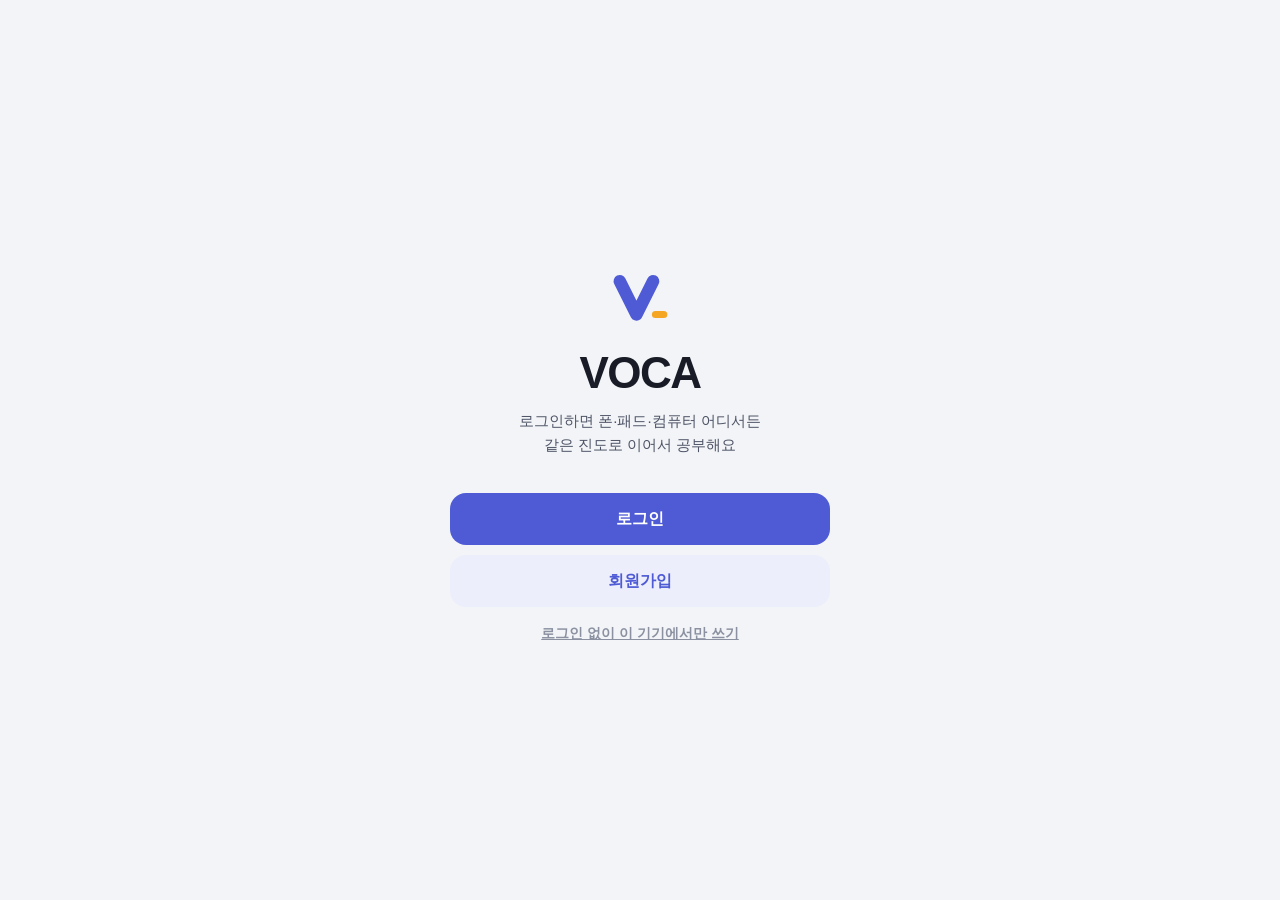
<file: index.html>
<!doctype html>
<html lang="ko">
<head>
  <meta charset="utf-8">
  <meta name="viewport" content="width=device-width, initial-scale=1, maximum-scale=1, user-scalable=no, viewport-fit=cover">
  <meta name="theme-color" content="#f2f4f7">
  <meta name="apple-mobile-web-app-capable" content="yes">
  <meta name="mobile-web-app-capable" content="yes">
  <meta name="apple-mobile-web-app-status-bar-style" content="default">
  <meta name="apple-mobile-web-app-title" content="VOCA">
  <title>VOCA 빈칸 암기</title>
  <script>
    // ./?m=word 는 단어 모드: 화면·흐름은 예문 모드와 같고 문제·색·진도만 다름 (첫 화면 그리기 전에 정함)
    (function () {
      var word = /[?&]m=word(&|$)/.test(location.search);
      document.documentElement.setAttribute('data-mode', word ? 'word' : 'ex');
      // 컴퓨터(마우스·키보드): 화면 키보드 없이 실제 키보드로, 넓으면 두 칸 배치
      if (window.matchMedia && matchMedia('(hover: hover) and (pointer: fine)').matches) document.documentElement.classList.add('desk');
      // 총정리 기간이면 첫 화면부터 총정리 홈 (?v=mode = 모드 홈을 골라서 들어옴). 기간은 앱이 저장해 둔 값으로 미리 짐작하고, 앱이 뜨면 다시 맞춤 (app.js applyView)
      try {
        var sp = (localStorage.getItem('voca.sweep.span') || '').split('|'), t = new Date(Date.now() - 4 * 3600e3);
        var today = t.getFullYear() + '-' + ('0' + (t.getMonth() + 1)).slice(-2) + '-' + ('0' + t.getDate()).slice(-2);
        if (sp[0] && sp[1] && sp[0] <= today && today < sp[1]) {
          document.documentElement.classList.add('sweep-on');
          if (!/[?&]v=mode(&|$)/.test(location.search)) document.documentElement.setAttribute('data-view', 'sweep');
        }
      } catch (e) {}
      if (word) {
        document.title = 'VOCA 단어 암기';
        document.querySelector('meta[name="theme-color"]').setAttribute('content', '#f7f6f1');
      }
    })();
  </script>
  <!-- 꾸미기(밝기·색·글자 크기…)를 첫 화면 전에 붙임 -->
  <script src="js/look.js"></script>
  <script>
    // 확대 막기: iOS Safari는 user-scalable=no를 무시하므로 핀치 제스처를 직접 막음
    (function () {
      function stop(e) { e.preventDefault(); }
      ['gesturestart', 'gesturechange', 'gestureend'].forEach(function (t) {
        document.addEventListener(t, stop, { passive: false });
      });
      document.addEventListener('touchmove', function (e) {
        if (e.touches.length > 1 || (e.scale && e.scale !== 1)) e.preventDefault();
      }, { passive: false });
    })();
  </script>
  <link rel="manifest" href="manifest.webmanifest">
  <link rel="icon" href="favicon-32.png?v=5" type="image/png" sizes="32x32">
  <link rel="apple-touch-icon" href="apple-touch-icon.png?v=5" sizes="180x180">
  <link rel="stylesheet" href="style.css">
  <!-- 화면을 다 그릴 준비가 될 때까지 첫 화면을 미룸 → 모드 전환 때 "불러오는 중"이 깜빡이지 않음 -->
  <script type="module" src="js/app.js" blocking="render"></script>
</head>
<body data-screen="home">
  <!-- 홈 -->
  <section id="home" class="screen active">
    <header class="top">
      <h1>VOCA <span class="sub" data-only="ex">빈칸 암기</span><span class="sub" data-only="word">단어 암기</span><span class="sub sw-title">총정리</span></h1>
      <span class="head-right"><span id="sync-badge" class="sync-badge" hidden></span><button class="acct-btn" id="btn-account" type="button" aria-label="계정" title="계정"><svg viewBox="0 0 24 24" fill="none" stroke="currentColor" stroke-width="1.8" stroke-linecap="round" stroke-linejoin="round" aria-hidden="true"><circle cx="12" cy="8.5" r="3.6"/><path d="M5 20c.8-3.6 3.6-5.6 7-5.6s6.2 2 7 5.6"/></svg><b id="acct-initial" hidden></b></button><nav class="mode-switch" aria-label="학습 모드"><span class="mode-thumb" aria-hidden="true"></span><a href="./" data-m="ex" aria-label="예문 (빈칸 암기)" title="예문"><svg viewBox="0 0 24 24" fill="none" stroke="currentColor" stroke-width="1.75" stroke-linecap="round" stroke-linejoin="round" aria-hidden="true"><path d="M3 6.5H21M3 12H7M16.5 12H21M3 17.5H13"/><path d="M9.5 13.2H14.5" stroke-dasharray="1.5 2"/></svg></a><a href="./?m=word" data-m="wd" aria-label="단어 (뜻 암기)" title="단어"><svg viewBox="0 0 24 24" fill="none" stroke="currentColor" stroke-width="1.75" stroke-linecap="round" stroke-linejoin="round" aria-hidden="true"><path d="M3 18L7.5 6L12 18M4.7 13.5H10.3"/><circle cx="17" cy="15" r="3"/><path d="M20 12V18"/></svg></a></nav></span>
    </header>

    <!-- 옛 주소(github.io)에서 열었을 때만: 새 주소로 옮겼다는 안내 (app.js renderMoved) -->
    <div class="card moved-card" hidden></div>
    <div id="load-status" class="status">단어를 불러오는 중…</div>

    <div id="home-body" hidden>
     <div class="home-main">
      <div id="resume-card" class="card resume" hidden>
        <div>
          <b>이어서 학습하기</b>
          <div class="muted" id="resume-info"></div>
        </div>
        <div class="row">
          <button class="trash-btn" id="btn-resume-drop" aria-label="지우기" title="지우기"><svg viewBox="0 0 24 24" fill="none" stroke="currentColor" stroke-width="1.9" stroke-linecap="round" stroke-linejoin="round" aria-hidden="true"><path d="M4 7h16M10 11v6M14 11v6M5.5 7l1 12a2 2 0 0 0 2 1.8h7a2 2 0 0 0 2-1.8l1-12M9 7V4.8A.8.8 0 0 1 9.8 4h4.4a.8.8 0 0 1 .8.8V7"/></svg></button>
          <button class="btn secondary small" id="btn-resume">이어하기</button>
        </div>
      </div>


      <!-- 오늘: 학습 → 복습 → 더 하기 순서로 한 카드 안에서 바뀜 -->
      <div class="card today" id="card-today">
        <div class="today-head">
          <div class="label" id="today-title">오늘의 학습</div>
          <span class="tag" id="exam-dday" hidden></span>
          <span class="tag load-tag" id="load-tag" hidden></span>
          <button class="btn ghost small" id="btn-solo-close" hidden>정규 학습으로</button>
        </div>
        <div class="flow" id="today-flow"><span data-s="learn">학습</span><i>›</i><span data-s="review">복습</span><i>›</i><span data-s="extra">더 하기</span></div>
        <!-- 총정리(목표일 ~ 시험 전날): 시험까지 남은 날을 한 칸씩. 지난 날은 채우고, 오늘은 고리, 맨 끝은 시험 (app.js renderSweep) -->
        <div class="sweep" id="sweep-box" hidden>
          <div class="sweep-left" id="sweep-left"></div>
          <div class="sweep-strip" id="sweep-strip" role="img"></div>
        </div>
        <!-- 학습·복습·DAY 단계는 카드 전체가 시작 버튼 (버튼을 카드 크기로 깔고, ✎·단계 이동만 위에서 따로 눌림) -->
        <div id="stage-day" hidden>
          <div class="go-row"><div class="plan" id="day-info"></div><span class="today-go" aria-hidden="true">시작<i class="chev">›</i></span></div>
          <button class="btn primary big stretch" id="btn-day">DAY 학습 시작</button>
          <button class="day-reset" id="btn-day-reset">이 DAY 기록 지우기</button>
        </div>
        <div id="stage-learn">
          <div class="go-row"><div class="plan" id="plan-info"></div><span class="today-go" aria-hidden="true">시작<i class="chev">›</i></span></div>
          <button class="btn primary big stretch" id="btn-start">오늘 학습 시작</button>
        </div>
        <div id="stage-review" hidden>
          <div class="go-row"><div class="plan" id="review-info"></div><span class="today-go" aria-hidden="true">시작<i class="chev">›</i></span></div>
          <button class="btn primary big stretch" id="btn-review">오늘 복습 시작</button>
        </div>
        <!-- 총정리 한 바퀴: 범위 단어 중 이번 바퀴에 두 모드로 다 본 단어 -->
        <div class="sweep-round" id="sweep-round" hidden>
          <div class="sr-head"><span id="sr-label"></span><b id="sr-num"></b></div>
          <div class="sr-bar"><div class="sr-fill" id="sr-fill"></div><div class="sr-today" id="sr-today"></div></div>
        </div>
        <div id="stage-extra" hidden>
          <div class="seg" id="seg-extra">
            <button data-v="5">5</button>
            <button data-v="10">10</button>
            <button data-v="20">20</button>
            <button data-v="40">40</button>
          </div>
          <div class="extra-range">
            <input type="range" id="extra-range" min="5" max="100" step="5" aria-label="추가 학습·복습 개수">
            <b id="extra-n"></b>
          </div>
          <div class="row two">
            <button class="btn primary" id="btn-extra-new">추가 학습</button>
            <button class="btn secondary" id="btn-extra-review">추가 복습</button>
          </div>
        </div>
        <div class="muted" id="today-note"></div>
      </div>

      <!-- 총정리 기간에 모드 홈(예문·단어)에서: 오늘 몫은 총정리 홈에 있다고 알려 줌 (누르면 총정리 홈) -->
      <button class="card sweep-banner" id="sweep-banner" type="button">
        <svg class="sb-fire" viewBox="0 0 24 24" aria-hidden="true"><path d="M12 2.5c.6 3.2 2.6 4.9 4.3 6.8 1.6 1.8 2.7 3.6 2.7 6.1A7 7 0 0 1 12 22a7 7 0 0 1-7-6.6c0-2.6 1.3-4.3 2.6-5.7.2 1.6.9 2.9 2.1 3.5-.3-3.9.9-7.6 2.3-10.7Z" fill="#ffe066"/><path d="M12 12.2c.4 1.7 1.6 2.6 2.4 3.6.6.7 1 1.5 1 2.5a3.4 3.4 0 0 1-6.8 0c0-1.5.8-2.6 1.6-3.4.1.7.5 1.3 1 1.6-.1-1.6.2-3 .8-4.3Z" fill="#fff9db"/></svg>
        <span class="sb-text"><b>총정리 기간이에요</b><small id="sweep-banner-sub">오늘 몫은 총정리 홈에서</small></span>
        <i class="chev" aria-hidden="true">›</i>
      </button>

      <!-- 총정리 홈에만: 총정리 계획(학습 계획 화면에서 총정리에 필요한 것만) · 약한 단어 (app.js renderSweepHome) -->
      <div class="card sw-only" id="sw-plan">
        <div class="label">총정리 계획</div>
        <div class="swp-rows">
          <div class="swp-row"><span>범위</span><b id="swp-range"></b></div>
          <div class="swp-row"><span>시험</span><b id="swp-exam"></b></div>
          <div class="swp-row"><span>총정리</span><b id="swp-span"></b></div>
        </div>
        <div id="swp-kinds-slot"></div>
        <button class="btn ghost small swp-more" id="btn-swp-more" type="button">범위·시험일·목표일 바꾸기 ›</button>
      </div>
      <div class="card sw-only" id="sw-weak">
        <div class="label">약한 단어</div>
        <div class="prog-num"><b id="sww-n">0</b><span id="sww-of"></span></div>
        <div class="sww-split" id="sww-split"></div>
        <p class="muted sww-note" id="sww-note"></p>
      </div>

      <!-- 학습 계획 요약: 누르면 학습 계획 화면(범위·문제 방식·하루 개수·시험일) -->
      <button class="card plan-sum" id="plan-sum-card" aria-label="학습 계획 바꾸기">
        <span class="plan-sum-main">
          <span class="label">학습 계획</span>
          <span class="plan-sum-text" id="plan-sum"></span>
        </span>
        <i class="chev" aria-hidden="true">›</i>
      </button>

      <!-- 학습 범위에서 외운 단어 (홈 간단히 보기를 끄면 학습 범위 카드 안으로 옮겨짐, applyHomeLayout) -->
      <div class="card prog-card" id="prog-card">
        <div id="range-progress">
          <div class="label">암기 완료</div>
          <div class="prog-num"><b id="prog-done">0</b><span id="prog-total"></span></div>
          <div class="bar"><div class="bar-fill" id="range-bar"></div></div>
        </div>
      </div>

      <!-- 바로가기 목록: 다시 볼 단어 · 범위 순서대로 연습 (단어장은 아래 탭) -->
      <div class="card menu" id="home-menu">
        <div id="range-practice">
          <button class="menu-row" id="btn-wrong"><span>다시 볼 단어</span><span class="menu-end"><span id="wrong-count"></span><i class="chev" aria-hidden="true">›</i></span></button>
          <button class="menu-row" id="btn-order"><span>범위 순서대로 연습</span><i class="chev" aria-hidden="true">›</i></button>
        </div>
      </div>

     </div>
    </div>
  </section>

  <!-- 진도 탭: DAY별 진도 (박스를 누르면 그 DAY 단어장, 밀면 유반의어 테스트·학습) -->
  <section id="days" class="screen">
    <header class="top">
      <h1>DAY별 진도</h1>
      <div class="seg mini" id="seg-days" role="group" aria-label="진도 보기 방식">
        <button data-v="grid" data-icon="grid" aria-label="격자" title="격자"></button>
        <button data-v="lines" data-icon="lines" aria-label="줄 막대" title="줄 막대"></button>
        <button data-v="heat" data-icon="heat" aria-label="잔디" title="잔디"></button>
      </div>
    </header>
    <div class="home-side">
      <div class="days" id="day-grid"></div>
      <div class="heat-legend" id="heat-legend" hidden><span>적게</span><i style="opacity:.15"></i><i style="opacity:.45"></i><i style="opacity:.96"></i><span>많이 외움</span></div>
    </div>
  </section>

  <!-- 코치 탭: 메신저처럼. AI를 켰으면 주고받기(일정은 앱이 계산해 카드로), 아니면 오늘 코치 말과 할 일 버튼 (app.js openCoach) -->
  <section id="coach" class="screen chat-screen" aria-labelledby="cc-name">
    <div class="chat-card">
      <div class="chat-head">
        <div class="chat-char" id="cc-char"></div>
        <!-- 코치 얼굴·이름을 누르면 코치 바꾸기 (app.js changeCoach) -->
        <button class="chat-who" id="cc-who" type="button" aria-label="코치 바꾸기"><b id="cc-name">코치</b><span id="cc-sub"></span></button>
        <button class="chat-ic-btn" id="cc-menu" type="button" data-icon="memo" aria-label="코치가 기억하는 것" title="코치가 기억하는 것"></button>
      </div>
      <div class="chat-body">
        <div class="chat-log" id="cc-log" aria-live="polite"></div>
        <div class="chat-mem" id="cc-mem" hidden>
          <div class="chat-mem-head"><b>코치가 기억하는 것</b><button class="chat-ic-btn" id="cc-mem-close" type="button" data-icon="close" aria-label="닫기" title="닫기"></button></div>
          <p class="muted">이 기기에만 저장돼요. 다른 기기로 옮겨지지 않아요.</p>
          <div id="cc-mem-list"></div>
          <button class="btn ghost small" id="cc-wipe" type="button">이야기와 기억 모두 지우기</button>
        </div>
      </div>
      <div class="chat-chips" id="cc-chips"></div>
      <p class="chat-noai" id="cc-noai" hidden>설정 &gt; AI를 켜면 코치와 자유롭게 이야기할 수 있어요</p>
      <div class="chat-ask" id="cc-ask">
        <textarea id="cc-input" class="type-input" rows="1" placeholder="코치에게 말하기" autocomplete="off" enterkeyhint="send" maxlength="1000" aria-label="코치에게 말하기"></textarea>
        <button class="chat-send" id="cc-send" type="button" data-icon="send" aria-label="보내기" title="보내기"></button>
      </div>
    </div>
  </section>
  <!-- 학습 계획: 자주 안 바꾸는 것(범위, 문제 방식, 하루 개수, 시험일).
       설정에서 '홈 간단히 보기'를 끄면 이 카드들이 예전처럼 홈으로 옮겨짐 (applyHomeLayout) -->
  <section id="plan" class="screen">
    <header class="top">
      <button class="icon-btn" id="btn-plan-back" aria-label="뒤로" data-icon="back"></button>
      <h1>학습 계획</h1>
      <span></span>
    </header>
    <div class="card" id="card-range">
      <div class="label">학습 범위</div>
      <div class="range">
        <select id="day-from" aria-label="시작 DAY"></select>
        <span>~</span>
        <select id="day-to" aria-label="끝 DAY"></select>
      </div>
      <div class="chips" id="range-chips">
        <button class="chip" data-range="last">최신 DAY</button>
        <button class="chip" data-range="last3">최근 3 DAY</button>
        <button class="chip" data-range="all">전체</button>
      </div>
      <div class="muted range-sum" id="range-sum"></div>
    </div>

    <div class="card" id="card-kind">
      <div class="label">문제</div>
      <div class="set-row"><span class="t">문제 방식</span>
        <div class="seg" id="seg-kind">
          <button data-v="choice">4지선다</button>
          <button data-v="type">직접 입력</button>
        </div>
      </div>
      <label class="switch-row"><span>복습은 외운 단어만 4지선다<small class="x-desc kind-note">직접 입력을 한 번에 맞힌 단어는 복습을 4지선다로</small></span><input type="checkbox" role="switch" class="switch" id="opt-review-mix"></label>
      <div class="set-row" data-only="ex"><span class="t">예문 해석</span>
        <div class="seg" id="seg-ko">
          <button data-v="show">보이기</button>
          <button data-v="hide">가리기</button>
        </div>
      </div>
      <!-- 총정리 문제 방식(두 모드가 같이 씀): 목표일·시험일이 있을 때만 보임 (app.js renderHome) -->
      <div id="sweep-kinds" hidden>
        <div class="sub-label">총정리 문제<small class="x-desc">목표일부터 시험 전날까지 단어마다 두 문제를 풀어요. 위 문제 방식 대신 이걸 따라요</small></div>
        <div class="set-row"><span class="t">먼저 풀 문제<small class="d">20단어씩 번갈아</small></span>
          <div class="seg" id="seg-sweep-first">
            <button data-v="e">예문 빈칸</button>
            <button data-v="w">단어 → 뜻</button>
          </div>
        </div>
        <div class="set-row"><span class="t">단어 → 뜻<small class="d">영단어만 보고 뜻</small></span>
          <div class="seg" id="seg-sweep-w">
            <button data-v="type">직접 입력</button>
            <button data-v="choice">4지선다</button>
          </div>
        </div>
        <div class="set-row" id="row-sweep-strict"><span class="t">단어 채점<small class="d">직접 입력한 뜻을 얼마나 엄하게</small></span>
          <div class="seg" id="seg-sweep-strict">
            <button data-v="easy">느슨</button>
            <button data-v="mid">보통</button>
            <button data-v="hard">엄격</button>
          </div>
        </div>
        <div class="set-row"><span class="t">예문 빈칸<small class="d">예문에 들어갈 단어</small></span>
          <div class="seg" id="seg-sweep-e">
            <button data-v="choice">4지선다</button>
            <button data-v="type">직접 입력</button>
          </div>
        </div>
      </div>
    </div>

    <!-- 하루 분량: DAY 단독 학습 중엔 회색 (app.js renderPlan) -->
    <div class="card" id="regular-opts">
      <div class="label">하루 분량</div>
      <label class="switch-row coach-row"><span>방학 모드<small class="x-desc">단어책은 쉬고 내 단어에 집중 · 단어책 복습은 간격을 두 배로</small></span><input type="checkbox" role="switch" class="switch" id="opt-vac"></label>
      <label class="switch-row coach-row"><span>단어 코치<small class="x-desc">시험일에 맞춰 오늘 분량을 정해 줘요</small></span><input type="checkbox" role="switch" class="switch" id="opt-coach-plan"></label>
      <div class="set-row"><span class="t">하루 새 단어<small class="d" id="coach-new-note" hidden></small></span>
        <div class="seg" id="seg-new">
          <button data-v="0">쉬기</button>
          <button data-v="10">10</button>
          <button data-v="20">20</button>
          <button data-v="30">30</button>
          <button data-v="40">40</button>
        </div>
      </div>
      <!-- 목표일(새 단어를 보는 마지막 날). 코치가 켜져 있으면 코치 일정의 목표일 (app.js setGoal) -->
      <div class="set-row date-row" id="plan-goal-row"><label class="t" for="plan-goal-date">목표일<small class="d" id="plan-goal-d">새 단어를 다 배울 날</small></label>
        <input type="date" id="plan-goal-date" class="date-input row-date">
        <button class="mark-btn" id="btn-goal-clear" type="button" data-icon="close" aria-label="목표일 지우기" title="목표일 지우기"></button>
      </div>
      <div class="set-row date-row exam-row"><label class="t" for="exam-date">시험일<small class="d" id="exam-dn"></small></label>
        <input type="date" id="exam-date" class="date-input row-date">
        <button class="mark-btn" id="btn-exam-clear" type="button" data-icon="close" aria-label="시험일 지우기" title="시험일 지우기"></button>
      </div>
      <!-- 코치가 켜져 있을 때: 지금 일정 한 줄 · 상의하기 · 쉬는 요일 (예전엔 설정 > 복습에도 똑같이 있었음, app.js renderCoachPlan) -->
      <p class="muted coach-plan" id="coach-plan" hidden></p>
      <p class="srs-warn" id="srs-warn" hidden></p>
      <div class="row coach-btns">
        <button class="btn secondary small" id="btn-coach-talk" type="button" hidden>일정 상의하기</button>
        <button class="btn ghost small" id="btn-coach-replan" type="button" hidden>일정 다시 짜기</button>
      </div>
      <div class="set-row rest-row" id="coach-rest-row" hidden><span class="t">쉬는 요일<small class="d">이날은 새 단어·총정리 몫 없이 쉬어요</small></span></div>
      <div class="rest-chips" id="coach-rest" hidden></div>
      <!-- 내 단어(두 모드가 같이 쓰고 기기끼리 맞춰짐, app.js renderMySettings) -->
      <div class="set-row" id="my-per-row"><span class="t">하루 새 내 단어<small class="d" id="my-info"></small></span>
        <div class="seg" id="seg-my-per"><button data-v="5">5</button><button data-v="10">10</button><button data-v="20">20</button><button data-v="30">30</button><button data-v="all">전부</button></div>
      </div>
    </div>
  </section>

  <!-- 퀴즈 -->
  <section id="quiz" class="screen">
    <header class="quiz-top">
      <button class="icon-btn" id="btn-quit" aria-label="그만하기" data-icon="close"></button>
      <div class="bar grow"><div class="bar-fill" id="quiz-bar"></div></div>
      <span class="count" id="quiz-count"></span>
    </header>
    <div class="quiz-body">
      <div class="q-meta"><span class="tag" id="q-day"></span><span class="tag kind-tag" id="q-kind" hidden></span><span class="tag warn" id="q-again" hidden>다시 나온 단어</span><span class="tag fb-head" id="fb-head" hidden></span></div>
      <div class="q-prompt"></div>
      <div id="q-sentences"></div>
      <div id="q-meaning" class="q-meaning" hidden></div>
      <div class="q-tools">
        <button class="btn ghost small" id="btn-hint" data-icon="bulb"><span class="lbl">힌트</span></button>
        <button class="btn ghost small" id="btn-idk" data-icon="help" hidden><span class="lbl">모르겠어요</span></button>
      </div>
    </div>
    <div class="quiz-actions" id="q-actions"></div>

    <div class="sheet" id="feedback" hidden>
      <div class="sheet-inner">
        <button class="grab" id="fb-grab" type="button" aria-label="정답 칸 접기·펼치기" title="아래로 끌면 접혀요" aria-expanded="true"></button>
        <div class="fb-word">
          <div>
            <div class="w" id="fb-word"></div>
            <div class="muted" id="fb-pron"></div>
          </div>
          <div class="fb-coach" id="fb-coach" hidden></div>
          <button class="mark-btn speak-ic" id="fb-speak" aria-label="단어 발음 듣기" title="단어 발음 듣기" data-icon="speak"></button>
          <button class="mark-btn report-btn" id="fb-report" aria-label="이 문제 신고하기" title="이 문제 신고하기"><svg viewBox="0 0 24 24" fill="none" stroke="currentColor" stroke-width="1.9" stroke-linecap="round" stroke-linejoin="round" aria-hidden="true"><path d="M5 21V4.5"/><path d="M5 4.5c4-2 7 2 11 0v9c-4 2-7-2-11 0"/></svg></button>
          <button class="mark-btn" id="fb-mark" aria-label="형광펜" title="형광펜"><svg viewBox="0 0 24 24" fill="none" stroke="currentColor" stroke-width="1.9" stroke-linecap="round" stroke-linejoin="round" aria-hidden="true"><path d="m9 11-6 6v3h9l3-3"/><path d="m22 12-4.6 4.6a2 2 0 0 1-2.8 0l-5.2-5.2a2 2 0 0 1 0-2.8L14 4"/></svg></button>
        </div>
        <div class="fb-tabs" id="fb-tabs">
          <button data-t="mean" class="on">뜻</button>
          <button data-t="ex">예문</button>
          <button data-t="ai" id="fb-tab-ai" hidden>AI</button>
        </div>
        <div class="fb-pane" id="fb-mean"></div>
        <div class="fb-pane" id="fb-ex" hidden></div>
        <div class="fb-pane" id="fb-ai" hidden></div>
        <div class="fb-actions">
          <button class="btn primary big next-btn" id="btn-next">계속하기</button>
        </div>
      </div>
    </div>
  </section>

  <!-- 결과 -->
  <section id="result" class="screen">
    <header class="top"><h1 id="res-title">학습 끝</h1></header>
    <div class="card center res-cheer">
      <div class="res-buddy" id="res-buddy" hidden></div>
      <div class="res-say" id="res-say" role="status" hidden></div>
      <div class="cheer">공부하느라 수고하셨어요</div>
      <!-- 숫자 셋: 본 단어 · 바로 맞힘 · 틀렸거나 헷갈림 -->
      <div class="res-stats">
        <div><b id="res-total"></b><span>본 단어</span></div>
        <div class="ok"><b id="res-ok"></b><span>바로 맞힘</span></div>
        <div class="bad"><b id="res-bad"></b><span>틀렸거나 헷갈림</span></div>
      </div>
      <div class="muted" id="res-detail"></div>
    </div>
    <div class="label" id="res-wrong-label"></div>
    <div id="res-wrong" class="list"></div>
    <div class="row two sticky-bottom">
      <button class="btn secondary" id="btn-res-home">홈으로</button>
      <button class="btn primary" id="btn-res-again">한 번 더</button>
    </div>
  </section>

  <!-- 단어장 -->
  <section id="list" class="screen">
    <header class="top">
      <button class="icon-btn" id="btn-list-back" aria-label="뒤로" data-icon="back"></button>
      <h1 id="list-title">단어장</h1>
      <button class="icon-btn" id="btn-list-my" aria-label="내 단어 올리기" title="내 단어 올리기" data-icon="plus"></button>
    </header>
    <input type="search" id="book-search" class="type-input book-search" placeholder="단어·뜻 검색 (전체 DAY에서)" aria-label="단어장 검색" autocomplete="off" autocapitalize="off" autocorrect="off" spellcheck="false" enterkeyhint="search">
    <!-- 거르기 한 줄: DAY ▾(누르면 시트에서 고름) + 전체·오답·미학습·암기 완료·형광펜 -->
    <div class="book-filters">
      <button class="chip book-day-btn" id="book-day-btn" type="button" aria-haspopup="dialog"></button>
      <div class="seg" id="seg-filter">
      <button data-v="all">전체</button>
      <button data-v="wrong">오답</button>
      <button data-v="new">미학습</button>
      <button data-v="done">암기 완료</button>
      <button data-v="unknown">형광펜</button>
      <button data-v="read">독해</button>
      <button data-v="grad">졸업</button>
      </div>
    </div>
    <div class="day-pick" id="book-days" aria-label="볼 DAY 고르기"></div>
    <p class="muted list-note"><span id="list-tip">단어를 누르면 예문이 펼쳐져요</span></p>
    <div id="word-list" class="list"></div>
    <div class="sticky-bottom">
      <!-- DAY 박스를 눌러서 열었을 때만: 그 DAY 유반의어 테스트 / 그 DAY 학습 (박스를 왼쪽·오른쪽으로 민 것과 같음) -->
      <div class="row two day-acts" id="day-acts" hidden>
        <button class="btn syn-btn" id="btn-day-syn">유반의어 테스트</button>
        <button class="btn study-btn" id="btn-day-study">이 DAY 학습</button>
      </div>
      <button class="btn primary" id="btn-unknown-test">형광펜 친 단어만 테스트</button>
    </div>
  </section>

  <!-- 내 단어 올리기: 사진·직접 친 목록을 AI가 정리하거나, Claude 채팅이 정리해 준 글을 붙여넣거나 파일로 → 단어책과 맞춰 본 걸 확인(카드로/노트에만) → 저장 (app.js openMyImport) -->
  <section id="myimport" class="screen">
    <header class="top">
      <button class="icon-btn" id="btn-my-back" aria-label="뒤로" data-icon="back"></button>
      <h1>내 단어 올리기</h1>
      <span></span>
    </header>
    <div id="my-step-input">
      <!-- AI로 바로 정리: 설정 > AI의 키로 (사진은 Claude·Gemini). app.js runMyAi -->
      <div class="card my-ai">
        <div class="label">사진으로 올리기</div>
        <p class="muted">모르는 단어에 동그라미·밑줄을 친 지문이나 손글씨 노트를 찍으면 AI가 단어·지문 문장·뜻을 정리해 줘요.</p>
        <div class="row two my-ai-row">
          <button class="btn secondary" id="btn-my-cam">사진 찍기</button>
          <button class="btn secondary" id="btn-my-pics">사진 고르기</button>
        </div>
        <input type="file" id="my-cam" accept="image/*" capture="environment" hidden>
        <input type="file" id="my-pics" accept="image/*" multiple hidden>
        <div class="my-shots" id="my-shots" hidden></div>
        <div class="label mt">단어만 쳐서 올리기</div>
        <textarea id="my-typed" class="type-input my-text" rows="4" placeholder="한 줄에 하나씩 · 지문 문장을 붙이면 그 뜻으로&#10;mitigate&#10;concede | He conceded that he was wrong." autocomplete="off" autocapitalize="off" autocorrect="off" spellcheck="false"></textarea>
        <button class="btn primary stretch my-ai-row" id="btn-my-ai">AI로 정리하기</button>
        <p class="muted my-ai-status" id="my-ai-status" hidden></p>
      </div>
      <details class="card my-alt">
        <summary>Claude 채팅에서 받은 글 붙여넣기</summary>
        <div class="label mt">1. Claude에게 정리 부탁하기</div>
        <p class="muted">노트 사진과 같이 이 문구를 Claude 채팅에 보내면 올릴 수 있는 형식으로 정리해 줘요.</p>
        <button class="btn secondary" id="btn-my-prompt">부탁 문구 복사</button>
        <div class="label mt">2. 받은 글 붙여넣기</div>
        <textarea id="my-text" class="type-input my-text" rows="7" placeholder="Claude가 준 코드 블록을 그대로 붙여넣어요" autocomplete="off" autocapitalize="off" autocorrect="off" spellcheck="false"></textarea>
        <div class="row two">
          <button class="btn secondary" id="btn-my-file">파일 고르기</button>
          <button class="btn primary" id="btn-my-check">확인하기</button>
        </div>
        <input type="file" id="my-file" accept=".csv,.txt,text/csv,text/plain" hidden>
        <p class="muted my-tip">단어책에 이미 있는 단어(studied → study처럼 형태만 달라도)는 새로 만들지 않고, 그 카드를 처음부터 다시 복습해요.</p>
      </details>
    </div>
    <div id="my-preview" hidden>
      <p class="muted list-note" id="my-sum"></p>
      <div id="my-rows" class="list"></div>
      <div class="sticky-bottom">
        <div class="row two">
          <button class="btn secondary" id="btn-my-redo">다시 붙여넣기</button>
          <button class="btn primary" id="btn-my-save">저장</button>
        </div>
      </div>
    </div>
  </section>

  <!-- 설정 -->
  <!-- 계정: 처음 열면 여기부터(로그인 · 회원가입 · 로그인 없이 쓰기), 홈 위 사람 단추와 설정 > 연결에서도 (app.js openAccountScreen) -->
  <section id="account" class="screen">
    <header class="top">
      <button class="icon-btn" id="btn-account-back" aria-label="뒤로" data-icon="back"></button>
      <h1>계정</h1>
      <span></span>
    </header>
    <div class="card moved-card" hidden></div>
    <div class="acct-welcome" id="acct-welcome" hidden>
      <!-- 앱 아이콘의 V_ (빈칸) 표시. 테마 색을 따라감 -->
      <svg class="aw-mark" viewBox="0 0 64 64" aria-hidden="true"><path class="v" d="M15 17 L29 45 L43 17"/><rect class="u" x="42" y="42" width="13" height="6" rx="3"/></svg>
      <div class="aw-logo" aria-hidden="true">VOCA</div>
      <p class="aw-lead">로그인하면 폰·패드·컴퓨터 어디서든<br>같은 진도로 이어서 공부해요</p>
    </div>
    <div class="card" id="set-sync">
      <div id="sync-off">
        <!-- 계정 서버(js/account.js ACCOUNT_API_DEFAULT)가 준비됐을 때만 -->
        <div id="acct-ready" class="row two">
          <button class="btn primary" id="btn-acct-login" type="button">로그인</button>
          <button class="btn secondary" id="btn-acct-signup" type="button">회원가입</button>
        </div>
        <p class="muted" id="acct-wait" hidden>계정 서버를 준비하고 있어요. 그동안은 아래 GitHub 연결로 맞출 수 있어요.</p>
        <details class="set-more"><summary>GitHub 토큰으로 연결 (예전 방식)</summary>
        <ol class="steps">
          <li><a href="https://github.com/settings/tokens/new?scopes=gist&amp;description=VOCA%20sync" target="_blank" rel="noopener">토큰 만들기 페이지 열기</a> (GitHub 로그인 필요)</li>
          <li><b>Expiration</b>을 <b>No expiration</b>으로 바꾸고 맨 아래 <b>Generate token</b> 누르기 (gist는 이미 체크돼 있어요)</li>
          <li>나온 토큰(<code>ghp_…</code>)을 복사해서 아래에 붙여넣고 <b>연결</b></li>
          <li>다른 기기에서도 같은 토큰을 붙여넣기 (연결된 기기의 "토큰 복사" 버튼 사용)</li>
        </ol>
        <input id="sync-token" class="type-input" type="password" placeholder="ghp_로 시작하는 토큰" autocomplete="off" autocapitalize="off" autocorrect="off" spellcheck="false">
        <button class="btn primary" id="btn-sync-connect">연결</button>
        </details>
      </div>
      <div id="sync-on" hidden>
        <p id="sync-info" class="sync-info"></p>
        <div class="row two">
          <button class="btn secondary" id="btn-sync-now">지금 동기화</button>
          <button class="btn secondary" id="btn-sync-copy" data-only-kind="gist">토큰 복사</button>
          <button class="btn secondary" id="btn-acct-pw" type="button" data-only-kind="account">비밀번호 바꾸기</button>
        </div>
        <p class="muted" data-only-kind="gist">토큰은 비밀번호처럼 다른 사람에게 보내지 마세요.</p>
        <!-- GitHub로 맞추던 기기: 계정 서버가 준비됐으면 계정으로 옮기기 (진도는 이 기기 것을 그대로 올림) -->
        <button class="btn primary" id="btn-acct-move" type="button" data-only-kind="gist" hidden>계정으로 옮기기</button>
        <div class="row acct-end">
          <button class="btn ghost small" id="btn-sync-off">연결 끊기</button>
          <button class="btn ghost small danger-text" id="btn-acct-delete" type="button" data-only-kind="account">계정 지우기</button>
        </div>
      </div>
    </div>
    <!-- 관리자만 (서버 설정 ADMINS): 가입한 사람 · 초기화 코드 만들기 (app.js renderAdmin) -->
    <div class="card admin-card" id="admin-card" hidden>
      <div class="label">관리자</div>
      <p class="muted admin-sum" id="admin-sum"></p>
      <div class="admin-list" id="admin-list"></div>
    </div>
    <p class="acct-skip" id="acct-skip-wrap" hidden><button class="link-btn" id="btn-acct-skip" type="button">로그인 없이 이 기기에서만 쓰기</button></p>
  </section>

  <section id="settings" class="screen">
    <header class="top">
      <button class="icon-btn" id="btn-settings-back" aria-label="뒤로" data-icon="back"></button>
      <h1>설정</h1>
      <span></span>
    </header>
    <!-- 탭: 누른 탭의 카드(data-tab)만 보임 -->
    <div class="seg set-tabs" id="set-tabs" role="tablist" aria-label="설정 종류">
      <!-- 2026-11-28: 탭 다섯(문제·복습·화면·소리·연결) → 셋 -->
      <button data-v="quiz" role="tab">공부</button>
      <button data-v="look" role="tab">화면 · 소리</button>
      <button data-v="etc" role="tab">연결</button>
    </div>
    <div class="card" id="set-quiz" data-tab="quiz">
      <div class="label">문제 풀기</div>
      <label class="switch-row" data-only="ex"><span>단어 뜻 미리 보기</span><input type="checkbox" role="switch" class="switch" id="opt-meaning"></label>
      <div data-only="ex">
        <div class="label">4지선다 선지 배치</div>
        <div class="seg" id="seg-layout">
          <button data-v="grid">격자</button>
          <button data-v="list">한 줄씩</button>
        </div>
      </div>
      <div data-only="ex">
        <div class="label mt">원형만 써도 <span class="muted">(직접 입력에서 outlaw → 예문은 outlawed)</span></div>
        <div class="seg" id="seg-base">
          <button data-v="pause">0.8초 뒤 정답</button>
          <button data-v="instant">바로 정답</button>
        </div>
      </div>
      <div data-only="word">
        <div class="label">직접 입력 채점</div>
        <div class="seg" id="seg-strict">
          <button data-v="easy">느슨</button>
          <button data-v="mid">보통</button>
          <button data-v="hard">엄격</button>
        </div>
        <p class="muted" id="strict-desc"></p>
      </div>
      <button class="btn ghost small set-plan-btn" id="btn-set-plan">문제 방식·하루 개수는 학습 계획에서 ›</button>
    </div>
    <div class="card" id="set-again" data-tab="quiz">
      <div class="label">틀린 단어 다시 나오기</div>
      <div class="seg" id="again-preset">
        <button data-v="light">가볍게</button>
        <button data-v="rec">추천</button>
        <button data-v="full">꼼꼼하게</button>
      </div>
      <div class="again-grid" id="again-rows" role="group" aria-label="다시 나올 때"></div>
    </div>
    <!-- 복습: 간격 한 줄(누르면 그래프·고르기 시트, app.js settingsRows). 코치·목표일·시험일·쉬는 요일은 학습 계획에 -->
    <div class="card" id="srs-card" data-tab="quiz">
      <div class="label">복습</div>
      <div id="srs-opts">
        <div class="label">기억 유지 그래프</div>
        <div class="srs-graph" id="srs-graph"></div>
        <div class="label">복습 주기</div>
        <div class="srs-presets" id="srs-presets" role="radiogroup" aria-label="복습 주기"></div>
      </div>
    </div>
    <!-- 앱 키보드: 폰·패드의 예문 모드 직접 입력 -->
    <div class="card touch-only" id="set-kb" data-tab="quiz" data-only="ex">
      <div class="label">앱 키보드</div>
      <label class="switch-row"><span>직접 입력 때 앱 키보드 사용</span><input type="checkbox" role="switch" class="switch" id="opt-appkb"></label>
      <div class="label mt">키 높이</div>
      <div class="seg" id="seg-kb">
        <button data-v="s">낮게</button>
        <button data-v="m">보통</button>
        <button data-v="l">높게</button>
      </div>
      <label class="switch-row"><span>키 누를 때 소리</span><input type="checkbox" role="switch" class="switch" id="opt-kb-sound"></label>
    </div>
    <!-- 컴퓨터 단축키: js/keys.js (이 기기에만) -->
    <div class="card desk-only" id="set-keys" data-tab="quiz">
      <div class="label">단축키</div>
      <div class="key-rows" id="key-rows"></div>
      <button class="btn ghost small" id="btn-keys-reset">단축키 처음대로</button>
    </div>
    <!-- 화면 꾸미기: js/look.js (이 기기에만. 강조 색·카드·퀴즈 바탕은 예문·단어 모드마다 따로) -->
    <div class="card" id="set-screen" data-tab="look">
      <div class="label">화면</div>
      <!-- 테마: 오리지널 · 네온(늘 어둡게). 색은 테마가 정함 (js/look.js skin) -->
      <div class="skin-pick" id="seg-skin" role="radiogroup" aria-label="테마">
        <button type="button" data-v="orig" role="radio"><span class="skin-thumb orig" aria-hidden="true"><i></i><i></i><i></i></span>오리지널</button>
        <button type="button" data-v="neon" role="radio"><span class="skin-thumb neon" aria-hidden="true"><i></i><i></i><i></i></span>네온</button>
      </div>
      <p class="skin-note" id="skin-note" hidden>네온은 늘 어두운 화면이에요</p>
      <div class="opt-row"><span>밝기</span>
        <div class="seg" id="seg-theme"><button data-v="auto">폰 설정</button><button data-v="light">밝게</button><button data-v="dark">어둡게</button></div></div>
      <div class="opt-row"><span>글자 크기</span>
        <div class="seg" id="seg-size"><button data-v="s">작게</button><button data-v="m">보통</button><button data-v="l">크게</button><button data-v="xl">더 크게</button></div></div>
      <div class="opt-row"><span>예문 글꼴</span>
        <div class="seg" id="seg-font"><button data-v="sans">고딕</button><button data-v="serif">명조</button></div></div>
      <div class="opt-row"><span>정답 반응</span>
        <div class="seg" id="seg-react"><button data-v="calm">차분하게</button><button data-v="mid">보통</button><button data-v="fun">신나게</button></div></div>
      <div class="react-demo" aria-hidden="true"><span class="tag fb-head ok" id="react-demo">정답! · 내일 복습</span></div>
    </div>
    <div class="card" id="set-voice" data-tab="look">
      <div class="label">소리</div>
      <label class="switch-row"><span>맞히면 효과음</span><input type="checkbox" role="switch" class="switch" id="opt-fx-sound"></label>
      <label class="switch-row" id="row-fx-buzz"><span>틀리면 진동</span><input type="checkbox" role="switch" class="switch" id="opt-fx-buzz"></label>
      <label class="switch-row"><span>정답 확인 후 단어 자동 발음</span><input type="checkbox" role="switch" class="switch" id="opt-autospeak"></label>
      <div class="opt-row"><span>발음 억양</span>
        <div class="seg" id="seg-accent"><button data-v="en-US">미국식</button><button data-v="en-GB">영국식</button></div></div>
      <div class="label">말하기 속도 <span id="rate-val" class="muted"></span></div>
      <input type="range" id="rate" min="0.6" max="1.2" step="0.1">
      <button class="btn ghost small" id="btn-test-voice" data-icon="speak"><span class="lbl">발음 테스트</span></button>
    </div>
    <div class="card" id="set-home" data-tab="look">
      <div class="label">홈</div>
      <label class="switch-row"><span>홈 간단히 보기<small class="x-desc">범위·문제 방식은 학습 계획 화면으로</small></span><input type="checkbox" role="switch" class="switch" id="opt-simplehome"></label>
      <div class="label mt">홈에 보일 것</div>
      <div id="home-parts"></div>
    </div>
    <div class="card" id="set-look" data-tab="look">
      <div class="label">꾸미기 저장</div>
      <label class="switch-row"><span>다른 기기와 맞추고 백업에도 넣기</span><input type="checkbox" role="switch" class="switch" id="opt-look-share"></label>
      <button class="btn ghost small" id="btn-look-reset">꾸미기 처음대로</button>
    </div>
    <!-- AI: 두 모드 공용 (키·스위치도 같이 씀) -->
    <div class="card" id="ai-card" data-tab="etc">
      <div class="label">AI</div>
      <label class="switch-row"><span>AI 사용하기</span><input type="checkbox" role="switch" class="switch" id="opt-ai"></label>
      <div id="ai-box" hidden>
      <div id="ai-off">
        <ol class="steps">
          <li><a href="https://console.groq.com/keys" target="_blank" rel="noopener">Groq API 키 만들기 페이지 열기</a> (이메일·구글·GitHub로 가입, 무료, 카드 필요 없음). <b>Create API Key</b> 누르기</li>
          <li>만든 키(<code>gsk_…</code>)를 복사해서 아래에 붙여넣고 <b>연결</b></li>
        </ol>
        <p class="muted">Gemini(<code>AIza…</code>) · Claude(<code>sk-ant-…</code>) · <a href="https://openrouter.ai/settings/keys" target="_blank" rel="noopener">OpenRouter</a>(<code>sk-or-…</code>) 키도 돼요.</p>
        <input id="ai-key" class="type-input" type="password" placeholder="gsk_로 시작하는 키" autocomplete="off" autocapitalize="off" autocorrect="off" spellcheck="false">
        <button class="btn primary" id="btn-ai-connect">연결</button>
        <p class="srs-warn key-err" id="ai-key-err" hidden></p>
      </div>
      <div id="ai-on" hidden>
        <p class="muted" id="ai-info"></p>
        <p class="muted">키는 이 기기에만 저장돼요. 비밀번호처럼 다른 사람에게 보내지 마세요.</p>
        <button class="btn ghost small" id="btn-ai-off">연결 끊기</button>
      </div>
      <!-- AI 고급 설정: 숨겨 둔 메뉴. 설정 맨 아래 '새 버전 확인'을 빠르게 7번 누르면 열림 -->
      <div id="ai-adv" hidden>
      <div class="label mt">AI 고급 설정</div>
      <div class="label">코치 AI</div>
      <p class="muted" id="ai-coach-info"></p>
      <div id="ai-coach-off">
        <input id="ai-coach-key" class="type-input" type="password" placeholder="코치에 쓸 키 (AIza…, sk-ant-…, gsk_…, sk-or-…)" autocomplete="off" autocapitalize="off" autocorrect="off" spellcheck="false">
        <button class="btn secondary" id="btn-ai-coach-connect">코치 AI 연결</button>
        <p class="srs-warn key-err" id="ai-coach-err" hidden></p>
      </div>
      <button class="btn ghost small" id="btn-ai-coach-off" hidden>코치 AI 연결 끊기</button>
      <button class="btn ghost small" id="btn-ai-adv-hide">고급 설정 숨기기</button>
      </div>
      </div>
    </div>
    <!-- 계정은 따로 '계정' 화면 (홈 위 사람 단추와 같은 곳) -->
    <button class="card plan-sum set-acct-link" id="btn-set-account" data-tab="etc" type="button">
      <span class="plan-sum-main"><span class="label">계정 · 다른 기기와 진도 맞추기</span><span class="plan-sum-text" id="set-acct-sum"></span></span>
      <i class="chev" aria-hidden="true">›</i>
    </button>
    <!-- 연결 탭 순서: AI → 계정 → 백업 → 앱 정보 → 맨 아래 처음부터 다시(지우는 것끼리 따로, 2026-11-28) -->
    <div class="card" id="set-data" data-tab="etc">
      <div class="label">백업</div>
      <div class="row two">
        <button class="btn secondary" id="btn-export">백업 저장</button>
        <button class="btn secondary" id="btn-import">백업 불러오기</button>
      </div>
      <input type="file" id="import-file" accept=".json,application/json" hidden>
      <button class="btn ghost small" id="btn-my-export">내 단어 내보내기 (CSV)</button>
    </div>
    <div class="card" id="set-app" data-tab="etc">
      <div class="label">앱 정보</div>
      <p class="app-ver"><b id="app-ver"></b> <span class="muted" id="app-ver-state"></span></p>
      <button class="btn ghost small" id="btn-update">새 버전 확인</button>
      <button class="btn ghost small" id="btn-report" type="button">이상한 점 알려 주기</button>
      <!-- 단어 데이터 도구: 단어가 이상할 때만 쓰니 접어 둠 -->
      <details class="set-more data-more"><summary>단어 데이터가 이상할 때</summary>
        <p class="muted" id="data-info"></p>
        <button class="btn ghost small" id="btn-reload">서버에서 다시 불러오기</button>
        <button class="btn ghost small" id="btn-local-csv">폰에 있는 CSV 직접 열기</button>
        <input type="file" id="csv-file" accept=".csv,text/csv" multiple hidden>
      </details>
    </div>
    <div class="card reset-card" id="set-reset" data-tab="etc">
      <div class="label">처음부터 다시</div>
      <p class="muted reset-note">학습 기록이 지워져요. 지우기 전에 위에서 백업을 저장해 두세요.</p>
      <button class="btn danger small reset-row" id="btn-book-restart">단어책 새로 시작</button>
      <button class="btn danger small reset-row" id="btn-reset"><span data-only="ex">예문</span><span data-only="word">단어</span> 모드 진도 초기화</button>
    </div>
  </section>

  <!-- 아래 탭: 진도 · 단어장 · 홈(가운데) · 코치 · 설정. 코치를 끄면 코치 탭을 숨기고 홈이 가운데 오게 다시 놓음 (app.js renderTabs) -->
  <nav class="tabbar" id="tabbar" aria-label="메뉴">
    <button type="button" data-tab="days" data-icon="tabDays" aria-label="DAY별 진도" title="DAY별 진도"><span class="tab-name" aria-hidden="true">진도</span></button>
    <button type="button" data-tab="list" data-icon="tabBook" aria-label="단어장" title="단어장"><span class="tab-name" aria-hidden="true">단어장</span></button>
    <button type="button" data-tab="home" class="on" aria-current="page" data-icon="tabHome" aria-label="홈" title="홈"><span class="tab-name" aria-hidden="true">홈</span></button>
    <button type="button" data-tab="coach" data-icon="tabCoach" aria-label="코치" title="코치"><span class="tab-name" aria-hidden="true">코치</span></button>
    <button type="button" data-tab="settings" data-icon="gear" aria-label="설정" title="설정"><span class="tab-name" aria-hidden="true">설정</span></button>
  </nav>


  <!-- 고르기 시트: 설정의 '값 ›'을 누르면 아래에서 올라옴 (app.js openPickSheet) -->
  <div class="dialog pick-sheet" id="pick-sheet" role="dialog" aria-modal="true" aria-labelledby="ps-title" hidden>
    <div class="pick-card">
      <div class="grab"></div>
      <div class="ps-title" id="ps-title"></div>
      <p class="ps-desc" id="ps-desc"></p>
      <div class="ps-body" id="ps-body"></div>
    </div>
  </div>

  <!-- 확인 창 (지우기 등) -->
  <!-- 숫자 키패드: 맨 위 카드의 새 단어·복습 수를 누르면. 폰·패드는 시스템 키보드 대신 이 키패드, 컴퓨터는 키패드 없이 숫자 치고 Enter -->
  <div class="dialog numpad" id="numpad" role="dialog" aria-modal="true" aria-labelledby="np-title" hidden>
    <div class="dialog-card numpad-card">
      <div class="dlg-title" id="np-title"></div>
      <div class="np-display"><b id="np-val"></b><span>개</span></div>
      <div class="np-hint muted" id="np-hint"></div>
      <div class="np-chips" id="np-chips"></div>
      <div class="np-keys" id="np-keys"></div>
      <div class="dlg-actions">
        <button class="btn dlg-cancel" id="np-cancel">취소</button>
        <button class="btn dlg-ok" id="np-ok">확인</button>
      </div>
    </div>
  </div>

  <!-- 코치 고르기: 단어 코치를 처음 켤 때 -->
  <div class="dialog" id="coach-pick" role="dialog" aria-modal="true" aria-labelledby="cp-title" hidden>
    <div class="dialog-card">
      <div class="dlg-title" id="cp-title">함께할 코치를 골라 주세요</div>
      <div class="dlg-body" id="cp-desc">코치 탭 위 코치를 누르면 언제든 바꿀 수 있어요.</div>
      <div class="coach-choices" id="cp-choices"></div>
      <p class="cp-bio" id="cp-bio" aria-live="polite"></p>
      <div class="dlg-actions">
        <button class="btn dlg-cancel" id="cp-cancel">취소</button>
        <button class="btn dlg-ok" id="cp-ok">이 코치로</button>
      </div>
    </div>
  </div>

  <!-- 일정 상의하기: 시험 전 전체 복습을 며칠 할지 코치와 정함 -->
  <div class="dialog" id="coach-talk" role="dialog" aria-modal="true" aria-labelledby="ct-title" hidden>
    <div class="dialog-card talk-card">
      <div class="dlg-title" id="ct-title">코치와 일정 상의하기</div>
      <div class="dlg-body" id="ct-desc">시험 전 전체 복습을 며칠 할지 골라요.</div>
      <div class="talk-say">
        <div class="talk-char" id="ct-char"></div>
        <div class="talk-bubble" id="ct-text" aria-live="polite"></div>
      </div>
      <div class="srs-presets talk-opts" id="ct-opts" role="radiogroup" aria-label="시험 전 전체 복습"></div>
      <div class="dlg-actions">
        <button class="btn dlg-cancel" id="ct-cancel">취소</button>
        <button class="btn dlg-ok" id="ct-ok">이렇게 할게요</button>
      </div>
    </div>
  </div>


  <!-- 버그 신고: 정답 시트의 깃발(그 문제) · 설정 맨 아래(앱 전체). GitHub 이슈 쓰는 화면을 채워서 엶 -->
  <div class="dialog" id="report" role="dialog" aria-modal="true" aria-labelledby="rp-title" hidden>
    <div class="dialog-card report-card">
      <div class="dlg-title" id="rp-title">이상한 점 알려 주기</div>
      <div class="dlg-body" id="rp-sub"></div>
      <div class="rp-reasons" id="rp-reasons" role="group" aria-label="무엇이 이상한가요"></div>
      <textarea id="rp-note" class="type-input rp-note" rows="2" maxlength="600" placeholder="어떻게 이상했는지 (안 써도 돼요)" aria-label="자세히"></textarea>
      <details class="rp-peek"><summary>같이 보내는 내용</summary><pre id="rp-preview"></pre></details>
      <div class="dlg-actions">
        <button class="btn dlg-cancel" id="rp-cancel" type="button">취소</button>
        <button class="btn dlg-ok" id="rp-send" type="button">GitHub에 올리기</button>
      </div>
      <button class="link-btn rp-copy" id="rp-copy" type="button">내용만 복사하기</button>
    </div>
  </div>

  <!-- 계정: 로그인 · 회원가입 · 비밀번호 찾기(관리자가 준 초기화 코드) · 비밀번호 바꾸기 · 계정 지우기 · 복구 코드 보여 주기 (app.js openAccount) -->
  <div class="dialog" id="acct" role="dialog" aria-modal="true" aria-labelledby="ac-title" hidden>
    <form class="dialog-card acct-card" id="ac-form" novalidate>
      <!-- 폰: 화면 전체를 쓰는 페이지 (뒤로 · 큰 제목 · 아래에 확인). 넓은 화면은 가운데 카드 -->
      <div class="ac-head"><button class="icon-btn" id="ac-back" type="button" aria-label="뒤로" data-icon="back"></button></div>
      <div class="dlg-title" id="ac-title"></div>
      <div class="dlg-body" id="ac-sub" hidden></div>
      <label class="ac-field" data-f="id"><span>아이디</span><input id="ac-id" class="type-input" autocomplete="username" autocapitalize="off" autocorrect="off" spellcheck="false" maxlength="20" placeholder="영어 소문자·숫자·_ 3~20자"></label>
      <label class="ac-field" data-f="name"><span>이름</span><input id="ac-name" class="type-input" autocomplete="name" maxlength="20" placeholder="친구들이 알아볼 이름"></label>
      <label class="ac-field" data-f="old"><span>지금 비밀번호</span><input id="ac-old" class="type-input" type="password" autocomplete="current-password"></label>
      <label class="ac-field" data-f="rec"><span>초기화 코드</span><input id="ac-rec" class="type-input" autocapitalize="characters" autocorrect="off" spellcheck="false" placeholder="XXXX-XXXX-XXXX"></label>
      <label class="ac-field" data-f="pw"><span id="ac-pw-label">비밀번호</span><input id="ac-pw" class="type-input" type="password" autocomplete="current-password" placeholder="6자 이상"></label>
      <label class="ac-field" data-f="pw2"><span>비밀번호 확인</span><input id="ac-pw2" class="type-input" type="password" autocomplete="new-password"></label>
      <label class="ac-field" data-f="invite"><span>초대 코드</span><input id="ac-invite" class="type-input" autocapitalize="off" autocorrect="off" spellcheck="false" placeholder="받은 초대 코드"></label>
      <label class="ac-keep" id="ac-keep-row"><input type="checkbox" id="ac-keep" checked> 로그인 상태 유지 <small>(남의 기기면 끄세요)</small></label>
      <div class="ac-code" id="ac-code" hidden></div>
      <button class="link-btn ac-copy" id="ac-copy" type="button" hidden>코드 복사하기</button>
      <p class="ac-err" id="ac-err" role="alert" hidden></p>
      <div class="dlg-actions">
        <button class="btn dlg-cancel" id="ac-cancel" type="button">취소</button>
        <button class="btn dlg-ok" id="ac-ok" type="submit">확인</button>
      </div>
      <div class="ac-links">
        <button class="link-btn" id="ac-to-recover" type="button">비밀번호 찾기</button>
        <button class="link-btn" id="ac-to-signup" type="button">회원가입</button>
        <button class="link-btn" id="ac-to-login" type="button">이미 계정이 있어요 · 로그인</button>
      </div>
    </form>
  </div>

  <div class="dialog" id="dialog" role="alertdialog" aria-modal="true" aria-labelledby="dlg-title" aria-describedby="dlg-body" hidden>
    <div class="dialog-card">
      <div class="dlg-icon" id="dlg-icon" hidden><svg viewBox="0 0 24 24" fill="none" stroke="currentColor" stroke-width="1.9" stroke-linecap="round" stroke-linejoin="round" aria-hidden="true"><path d="M4 7h16M10 11v6M14 11v6M5.5 7l1 12a2 2 0 0 0 2 1.8h7a2 2 0 0 0 2-1.8l1-12M9 7V4.8A.8.8 0 0 1 9.8 4h4.4a.8.8 0 0 1 .8.8V7"/></svg></div>
      <div class="dlg-title" id="dlg-title"></div>
      <div class="dlg-body" id="dlg-body"></div>
      <div class="dlg-actions">
        <button class="btn dlg-cancel" id="dlg-cancel">취소</button>
        <button class="btn dlg-ok" id="dlg-ok">확인</button>
      </div>
    </div>
  </div>
  <div id="toast" class="toast" hidden></div>

  <!-- 앱이 안 뜨는 폰에서 이유를 보여줌 (오래된 브라우저, 오류) -->
  <script>
    (function () {
      function report(msg) {
        var st = document.getElementById('load-status');
        if (st && !window.__vocaStarted) st.textContent = msg;
      }
      window.addEventListener('error', function (e) {
        report('앱을 여는 중 오류가 났어요.\n' + (e.message || '') + '\n\n브라우저를 최신으로 업데이트하거나 Chrome/Safari로 열어보세요.');
      });
      setTimeout(function () {
        report('앱이 열리지 않아요.\n브라우저가 너무 오래됐을 수 있어요. 최신 Chrome이나 Safari로 열어보세요.\n(카카오톡 안에서 열었다면 오른쪽 위 메뉴 → 다른 브라우저로 열기)');
      }, 8000);
    })();
  </script>
  <script nomodule>document.getElementById('load-status').textContent = '이 브라우저는 너무 오래돼서 앱을 열 수 없어요. 최신 Chrome이나 Safari로 열어보세요.';</script>
<script>
/* 예문 ↔ 단어 전환: 지원 브라우저는 페이지 사이를 부드럽게(View Transitions, 흰 칸이 미끄러짐).
   지원 안 하면 흰 칸이 먼저 미끄러진 뒤 페이지를 바꿈. */
(function () {
  var nav = document.querySelector('.mode-switch');
  if (!nav) return;
  var self = document.documentElement.getAttribute('data-mode') === 'word' ? 'wd' : 'ex';
  var root = document.documentElement;
  // 총정리 홈에선 둘 다 안 눌린 채 (none). 앱이 화면을 바꾸면 window.vocaNav.sync()로 다시 맞춤
  var cur = function () { return root.getAttribute('data-view') === 'sweep' ? 'none' : self; };
  var smooth = !!window.CSSViewTransitionRule && !matchMedia('(prefers-reduced-motion: reduce)').matches;
  function set(m) {
    nav.setAttribute('data-mode', m);
    nav.querySelectorAll('a').forEach(function (a) {
      var on = a.getAttribute('data-m') === m;
      a.classList.toggle('on', on);
      if (on) a.setAttribute('aria-current', 'page'); else a.removeAttribute('aria-current');
    });
  }
  set(cur());
  window.vocaNav = { sync: function () { set(cur()); } };
  nav.addEventListener('click', function (e) {
    var a = e.target.closest('a');
    if (!a || e.metaKey || e.ctrlKey || e.shiftKey) return;
    e.preventDefault();
    if (a.getAttribute('data-m') === self) {
      // 총정리 홈에서 지금 페이지의 모드를 누르면 페이지를 바꾸지 않고 그 모드 홈으로 (app.js가 받음)
      if (cur() === 'none') { set(self); window.dispatchEvent(new CustomEvent('voca:modehome')); }
      return;
    }
    // 총정리 기간에 다른 모드로 가면 그 모드의 홈으로 (총정리 홈 말고)
    var href = a.href + (root.classList.contains('sweep-on') ? (a.href.indexOf('?') < 0 ? '?' : '&') + 'v=mode' : '');
    if (smooth) { location.href = href; return; }
    set(a.getAttribute('data-m'));
    setTimeout(function () { location.href = href; }, 170);
  });
  // 뒤로가기로 돌아왔을 때(페이지 캐시) 흰 칸을 원래 자리로
  window.addEventListener('pageshow', function (e) { if (e.persisted) set(cur()); });
})();
</script>
</body>
</html>
</file>
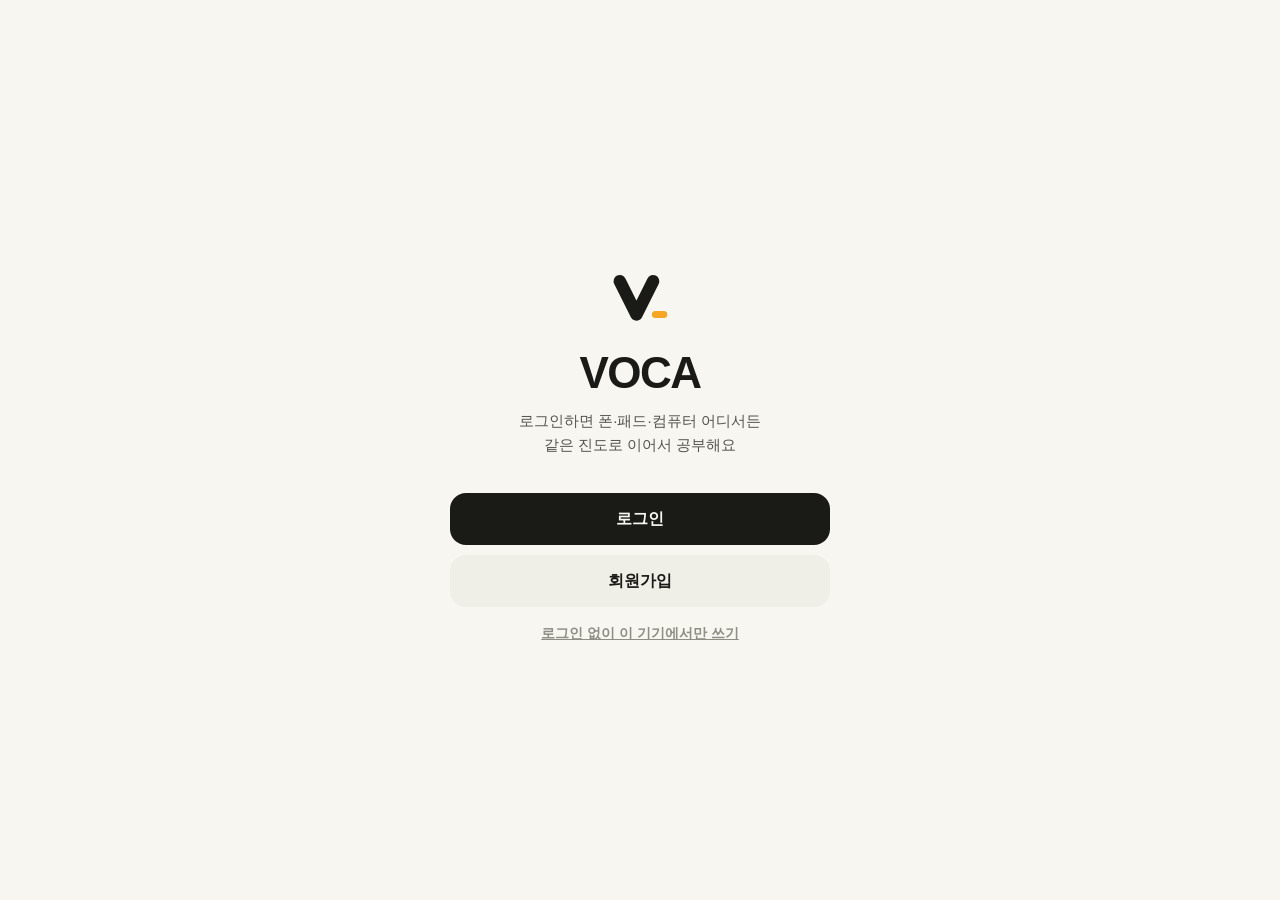
<file: meaning.html>
<!doctype html>
<html lang="ko">
<head>
  <meta charset="utf-8">
  <meta name="viewport" content="width=device-width, initial-scale=1, maximum-scale=1, user-scalable=no, viewport-fit=cover">
  <title>VOCA 단어 암기</title>
  <!-- 단어 모드는 이제 예문 모드와 같은 화면(./?m=word)을 씀. 예전 주소로 들어오면 그쪽으로 -->
  <meta http-equiv="refresh" content="0; url=./?m=word">
  <script>location.replace('./?m=word');</script>
</head>
<body><a href="./?m=word">단어 모드로 이동</a></body>
</html>
</file>
<file: style.css>
/* ---------- 디자인 토큰: 색·모서리·그림자는 모두 여기서 (화면마다 숫자를 따로 쓰지 않게) ---------- */
:root {
  /* 바탕은 옅은 회색, 카드는 흰색: 테두리·그림자 없이 색 차이로만 나눔 */
  --bg: #f2f4f7;
  --card: #ffffff;
  --text: #191c26;
  --text2: #4e5466;  /* 카드 제목·말풍선처럼 본문보다 한 단계 옅은 글자 */
  --muted: #8b91a1;  /* 설명·단위 */
  --line: #e6e8ee;
  --fill: #eff1f5;   /* 카드 안의 옅은 칸(막대 바탕·세그먼트) */
  --primary: #4f5bd5;
  --primary-soft: #eceefb;
  --on-primary: #ffffff;
  --danger: #e03131;
  --danger-soft: #ffe8e8;
  --mark-bg: var(--blank);   /* 해석 뜻 부분 형광펜 */
  --mark-top: 58%;
  /* 퀴즈 바탕 아래쪽 빛 (오리지널은 단색, 네온은 옅은 빛) */
  --glow-0: var(--bg);
  --glow-1: var(--bg);
  --ok: #12b886;
  --ok-soft: #e3f8f1;
  --on-ok: #ffffff;
  --ok-glow: 18, 184, 134;
  --bad: #fa5252;
  --bad-soft: #ffeceb;
  --on-bad: #ffffff;
  --warn: #f59f00;
  --warn-soft: rgba(245, 159, 0, .12);
  --on-warn: #ffffff;
  --blank: #dde1f8;
  --shadow: none;                                  /* 카드 기본은 평평하게 (설정 > 화면 > 카드) */
  --shadow-soft: 0 2px 10px rgba(20, 35, 70, .06); /* '그림자'를 고르면 */
  --shadow-pop: 0 24px 60px rgba(8, 14, 30, .3);   /* 창·시트처럼 위에 뜨는 것 */
  --scrim: rgba(8, 14, 30, .45);
  --thumb: var(--card);                           /* 예문↔단어 전환 칸 */
  /* 힌트(노랑) · 철자 말풍선 */
  --hint-c: #f59f00; --hint-glow: 245, 159, 0; --on-hint: #ffffff;
  --spell: #d9a700; --spell-soft: #fff5bf;
  /* DAY 단독 학습(주황) */
  --solo: #f76707; --solo-soft: #fff0e3; --on-solo: #ffffff; --solo-glow: rgba(247, 103, 7, .35);
  /* 유반의어 테스트 = 파랑→빨강, 학습 = 연두→초록 */
  --syn-c: #1c7ed6; --syn-soft: #e3f0fd; --ant-c: #e03131; --ant-soft: #ffe8e8;
  --study-c: #12b886; --study-c2: #82c91e; --study-soft: #e3f8f1; --swipe-text: #fff;
  --tint-syn-a: #d6e7fb; --tint-syn-b: #fbd9d9; --tint-study-a: #e6f5c6; --tint-study-b: #c9f0e0;
  /* 모서리: 작은 표시(sm) · 칸·버튼(md) · 목록 줄·보기(lg) · 카드(xl) · 창(2xl) · 알약(pill) */
  --r-xs: 6px; --r-sm: 8px; --r-md: 12px; --r-lg: 16px; --r-xl: 22px; --r-2xl: 26px; --r-pill: 999px;
  /* 알약 버튼(칩·DAY 고르기·바로가기) 한 모양 */
  --chip-h: 34px;
  --fz: 1;     /* 글자 크기 (설정 > 화면) */
  --key-k: 1;  /* 앱 키보드 키 높이 */
  --bar-w: 560px;
}
/* 다크: js/look.js가 <html data-theme>을 정함 (폰 설정대로 · 늘 밝게 · 늘 어둡게) */
:root[data-theme="dark"] {
  /* 다크: 깊은 남색 바탕 + 한 단계 밝은 카드 + 밝은 인디고 */
  --bg: #0f121c;
  --card: #1b1f2c;
  --text: #eceef4;
  --text2: #b8bdcc;
  --muted: #8a90a3;
  --line: #2a2f40;
  --fill: #262b3a;
  --primary: #6672ee;
  --primary-soft: #252a4a;
  --on-primary: #ffffff;
  --danger: #ef4444;
  --danger-soft: #3a1d26;
  --mark-bg: rgba(110, 225, 170, .5);   /* 다크: 민트 형광펜 (네이비 위에서 잘 보이게) */
  --mark-top: 50%;
  --ok: #38d9a9;
  --ok-soft: #133b31;
  --on-ok: #0b1a1c;    /* 밝은 초록 위 글자는 검정 쪽이 잘 읽힘 */
  --ok-glow: 56, 217, 169;
  --bad: #ff6b6b;
  --bad-soft: #43201f;
  --on-bad: #1f0b0b;
  --on-warn: #1f1600;  /* 다크: 노랑·초록·빨강 띠 위 글자는 검정 쪽 (흰 글자는 잘 안 읽힘) */
  --blank: #2e3560;
  --shadow: none;
  --shadow-soft: none;
  --scrim: rgba(0, 0, 0, .55);
  --thumb: #3a4058;
  --on-hint: #1f1600;
  --spell: #d9b440; --spell-soft: #3a3215;
  --solo: #ff9f43; --solo-soft: #3a2614; --on-solo: #1a1006; --solo-glow: rgba(255, 159, 67, .3);
  --syn-c: #4dabf7; --syn-soft: #16304d; --ant-c: #ff6b6b; --ant-soft: #43201f;
  --study-c: #38d9a9; --study-c2: #a9e34b; --study-soft: #143a33; --swipe-text: #111; /* 다크: 밝은 띠 위 글자는 검정 */
  --tint-syn-a: #173252; --tint-syn-b: #44202a; --tint-study-a: #2b3d15; --tint-study-b: #12403a;
  /* 키보드 키·4지선다 보기: 민트 그라데이션 위에서 잘 구별되게 어둡게 */
  --key-bg: #141825;
  --key-fn: #262b3a;
}

* { box-sizing: border-box; -webkit-tap-highlight-color: transparent; }
html, body { margin: 0; color: var(--text); }
html { background: var(--bg); }
/* 화면에 고정된 배경 그라데이션 (오리지널은 단색, 네온은 아래쪽에 옅은 빛) */
/* 아래 고정 버튼 바탕도 같은 그림을 화면 기준(fixed)으로 깔아서 배경과 이음새 없이 붙게 함 */
/* 아래 고정 바는 화면 너비 전체로 깔고(안쪽 버튼만 --bar-w 폭으로 가운데) 배경 그림을 그대로 씀.
   아이패드 사파리는 background-attachment: fixed를 무시하므로, 바가 화면보다 좁으면 그라데이션이 어긋남 */
body { --page-grad: linear-gradient(to top, var(--glow-0) 0, var(--glow-1) 300px, var(--bg) 72vh); }
body::before {
  content: ""; position: fixed; inset: 0; z-index: -1; pointer-events: none;
  background: var(--page-grad);
  transition: opacity .35s ease;
}
/* 홈 화면은 단색 (퀴즈로 들어가면 그라데이션이 서서히 나타남). body[data-screen]은 app.js show()가 정함
   (body:has(...)는 DOM이 바뀔 때마다 문서 전체를 다시 따져서 느림) */
body[data-screen="home"]::before, body[data-screen="settings"]::before, body[data-screen="days"]::before,
body[data-screen="list"]::before, body[data-screen="coach"]::before, body[data-screen="account"]::before { opacity: 0; } /* 아래 탭 화면은 바탕색 그대로 */
@media (prefers-reduced-motion: reduce) { body::before { transition: none; } }
body {
  font-family: -apple-system, BlinkMacSystemFont, "Apple SD Gothic Neo", "Pretendard", "Noto Sans KR", "Malgun Gothic", sans-serif;
  font-size: 16px;
  line-height: 1.5;
  touch-action: manipulation;
  -webkit-text-size-adjust: 100%;
}
button, select, input { font: inherit; color: inherit; }
button { cursor: pointer; }
[hidden] { display: none !important; }

.screen {
  display: none;
  max-width: 560px;
  margin: 0 auto;
  min-height: 100dvh;
  padding: calc(env(safe-area-inset-top) + 12px) 16px calc(env(safe-area-inset-bottom) + 24px);
}
.screen.active { display: block; }

.top { display: flex; align-items: center; justify-content: space-between; gap: 8px; margin-bottom: 12px; }
.top h1 { font-size: 24px; font-weight: 800; letter-spacing: -.4px; margin: 0; }
.top h1 .sub { font-size: 13px; color: var(--muted); font-weight: 500; letter-spacing: 0; margin-left: 2px; }
.icon-btn { border: 0; background: transparent; font-size: 22px; width: 40px; height: 40px; border-radius: var(--r-md); display: inline-grid; place-items: center; padding: 0; color: var(--text); }
.icon-btn .ic { width: 22px; height: 22px; }
/* 아이콘(.ic, js/app.js ICON): 글자 옆에선 글자 크기에 맞춤 */
.ic { width: 1.15em; height: 1.15em; flex: none; display: block; }
.btn:has(> .ic) { display: inline-flex; align-items: center; justify-content: center; gap: 6px; }
.icon-btn:active { background: var(--primary-soft); }

.status { text-align: center; color: var(--muted); padding: 40px 12px; white-space: pre-line; }
.status code { background: var(--primary-soft); padding: 1px 6px; border-radius: var(--r-xs); }

.card { background: var(--card); border-radius: var(--r-xl); padding: 20px; margin-bottom: 12px; box-shadow: var(--shadow); }
.card.center { text-align: center; }
/* 카드 제목: 본문보다 작고 옅게 (숫자·값이 주인공) */
.label { font-size: 14px; font-weight: 600; color: var(--text2); margin: 2px 0 8px; }
.label.mt { margin-top: 20px; }
.muted { color: var(--muted); font-size: 13px; font-weight: 400; }
.row { display: flex; gap: 8px; align-items: center; }
.row.two > * { flex: 1; }

.range { display: flex; align-items: center; gap: 8px; }
.range select {
  flex: 1; padding: 10px 12px; border-radius: var(--r-md); border: 0;
  background: var(--fill); font-size: 16px; font-weight: 700; appearance: none; text-align: center;
}
.chips { display: flex; gap: 6px; margin-top: 10px; flex-wrap: wrap; }
/* 알약 버튼 한 모양: 칩 · 설정 바로가기 · 단어장 DAY 고르기 · 코치 대화 위 버튼. 고른 것(.on)은 테두리+옅은 바탕 */
.chip, .dp {
  display: inline-flex; align-items: center; justify-content: center; gap: 4px;
  min-height: var(--chip-h); padding: 0 14px; border: 0; border-radius: var(--r-pill);
  background: var(--card); color: var(--text); font-size: 14px; font-weight: 600; line-height: 1.2; white-space: nowrap;
}
.chip:active, .dp:active { background: var(--primary-soft); }
.card .chip:not(.on), .chat-chips .chip { background: var(--fill); } /* 흰 카드 위에선 옅은 회색 칸 */
.chip.on, .dp.on { background: var(--primary-soft); color: var(--primary); }
.chip:disabled { opacity: .45; }

.bar { height: 8px; background: var(--fill); border-radius: var(--r-pill); overflow: hidden; }
.bar.grow { flex: 1; }
.bar-fill { height: 100%; width: 0; background: var(--primary); border-radius: var(--r-pill); transition: width .3s; }

.seg { display: flex; background: var(--bg); border-radius: var(--r-md); padding: 4px; gap: 4px; margin-bottom: 12px; }
.seg button { flex: 1; border: 0; background: transparent; padding: 8px 4px; border-radius: var(--r-sm); font-weight: 600; color: var(--muted); }
.seg button.on { background: var(--card); color: var(--primary); box-shadow: var(--shadow); }
.kind-note { line-height: 1.45; }
#settings .seg, #list .seg { background: var(--card); }
#settings .seg button.on, #list .seg button.on { background: var(--primary-soft); }

.btn { border: 0; border-radius: var(--r-lg); padding: 13px 16px; font-weight: 700; width: 100%; margin-bottom: 8px; }
.btn.big { padding: 16px; font-size: 17px; border-radius: var(--r-lg); letter-spacing: -.2px; }
/* 작은 버튼 한 크기 (36px). 카드 머리에 붙는 건 .btn.small 그대로 두고 높이만 30px */
.btn.small { display: inline-flex; align-items: center; justify-content: center; gap: 6px; min-height: 36px; padding: 0 14px; font-size: 14px; width: auto; }
.btn.primary { background: var(--primary); color: var(--on-primary); }
.btn.secondary { background: var(--primary-soft); color: var(--primary); }
.btn.ghost { background: transparent; color: var(--muted); }
.btn.danger { background: var(--bad-soft); color: var(--bad); }
.btn:active { transform: scale(.98); }
.btn:disabled { opacity: .45; }
.pill { background: var(--primary); color: var(--on-primary); font-size: 12px; border-radius: var(--r-pill); padding: 0 7px; margin-left: 4px; }
.pill:empty { display: none; }

.days { display: grid; grid-template-columns: repeat(auto-fill, minmax(96px, 1fr)); gap: 8px; }
.day { background: var(--card); border: 2px solid transparent; border-radius: var(--r-lg); padding: 10px; text-align: left; box-shadow: var(--shadow); }
/* 학습 범위 밖 DAY는 흐리게 (범위 안 DAY마다 굵은 테두리를 두르면 전체 범위일 때 화면이 무거워짐) */
.day:not(.sel):not(.solo) { opacity: .5; }
.day b { display: block; font-size: 15px; }
.day .muted { font-size: 12px; }
.day .bar { height: 5px; margin-top: 6px; }

.resume { display: flex; justify-content: space-between; align-items: center; gap: 8px; }
.resume .btn { margin: 0; }
/* 설명이 길어도(예: 범위 순서대로 연습) 버튼 글자는 한 줄로, 설명은 낱말 중간('완/료')에서 줄이 갈리지 않게 */
.resume > div:first-child { flex: 1 1 auto; min-width: 0; }
.resume > .row { flex: none; }
.resume #btn-resume { white-space: nowrap; }
#resume-info, .resume b { word-break: keep-all; overflow-wrap: anywhere; }
#resume-info .nobr { white-space: nowrap; }
/* 이어하기 카드의 지우기(휴지통) — 누르면 빨갛게 */
.trash-btn { flex: none; width: 40px; height: 40px; border: 0; border-radius: var(--r-md); background: transparent; color: var(--muted); display: flex; align-items: center; justify-content: center; padding: 0; }
.trash-btn svg { width: 21px; height: 21px; }
.trash-btn:active { color: var(--danger); background: var(--danger-soft); }
@media (hover: hover) { .trash-btn:hover { color: var(--danger); } }

/* 퀴즈 */
.quiz-top { display: flex; align-items: center; gap: 10px; margin-bottom: 16px; }
.count { font-size: 13px; color: var(--muted); min-width: 44px; text-align: right; }
.quiz-body { padding-bottom: 8px; }
.q-meta { display: flex; gap: 6px; margin-bottom: 10px; }
/* 폰: 화면이 좁아 표시가 한 줄에 다 안 들어가면 낱말 중간에서 줄이 갈렸음('DAY / 44').
   짧은 표시는 통째로, 모자라면 다음 줄로. 채점 결과(길 수 있음)만 너무 길면 띄어쓰기 자리에서 줄을 바꿈 */
:root:not(.desk) .q-meta { flex-wrap: wrap; align-items: flex-start; }
:root:not(.desk) .q-meta .tag { flex: none; white-space: nowrap; }
:root:not(.desk) .q-meta .tag.fb-head { flex: 0 1 auto; min-width: 0; white-space: normal; word-break: keep-all; overflow-wrap: anywhere; }
.tag { font-size: 12px; font-weight: 700; color: var(--primary); background: var(--primary-soft); border-radius: var(--r-sm); padding: 2px 8px; }
.tag.warn { color: var(--warn); background: var(--warn-soft); }
.q-prompt { font-size: 20px; font-weight: 800; letter-spacing: -.4px; line-height: 1.35; color: var(--text); margin: 2px 0 14px; }
.q-prompt:empty { display: none; }
/* DAY·문제 종류는 작은 글자로 조용하게 (채점 결과·다시 나온 단어 표시는 그대로 색 띠) */
.q-meta #q-day, .q-meta .kind-tag:not(.syn):not(.ant):not(.sw-kind) { background: none; padding: 2px 0; color: var(--muted); font-weight: 600; font-size: 13px; }
.q-meta #q-day + .kind-tag:not([hidden]):not(.syn):not(.ant):not(.sw-kind)::before { content: '· '; }
/* 힌트·모르겠어요: 보기 위 오른쪽 아이콘 */
.quiz-body > .q-tools { justify-content: flex-end; margin: 4px 0 2px; }
/* 폰·패드: 보기 번호는 빼고 (컴퓨터는 숫자 키로 고르니 그대로) */
:root:not(.desk) .choice .n { display: none; }
.sent { background: var(--card); border-radius: var(--r-xl); padding: 16px 18px; margin-bottom: 10px; box-shadow: var(--shadow); }
.sent .en { font-size: calc(19px * var(--fz)); line-height: 1.75; word-break: keep-all; overflow-wrap: anywhere; }
.sent .ko { font-size: calc(15px * var(--fz)); color: var(--muted); margin-top: 8px; }
.ko-mark {
  color: var(--text); font-weight: 800;
  background: linear-gradient(transparent var(--mark-top), var(--mark-bg) var(--mark-top)); border-radius: 2px; padding: 0 1px;
}
.sent .ko.hide { filter: blur(5px); user-select: none; }
.sent .num { font-size: 11px; font-weight: 800; color: var(--muted); letter-spacing: .05em; }
.sent-head { display: flex; justify-content: space-between; align-items: center; }
.blank {
  display: inline-grid; padding: 0 10px; margin: 0 3px;
  border-bottom: 2px solid var(--primary); background: var(--blank); border-radius: 8px 8px 2px 2px;
  line-height: inherit; text-align: left; vertical-align: baseline;
}
/* 정답 글자(sz)를 안 보이게 깔아서 빈칸 폭을 단어에 맞추고, 그 위에 입력/정답(fl)을 겹침 */
.blank > .sz, .blank > .fl { grid-area: 1 / 1; white-space: pre; }
.blank > .sz { visibility: hidden; }
.blank.ghost-full > .sz { visibility: visible; color: var(--muted); }
.blank.hint { color: var(--primary); }
.blank.filled { color: var(--ok); background: var(--ok-soft); border-color: var(--ok); }
.blank.filled.bad { color: var(--bad); background: var(--bad-soft); border-color: var(--bad); }
.q-meaning { font-size: calc(16px * var(--fz)); white-space: pre-line; background: var(--primary-soft); color: var(--text); border-radius: var(--r-lg); padding: 12px 14px; margin: 6px 0 10px; font-weight: 600; }

.quiz-actions { padding-top: 6px; }
.choice {
  display: flex; align-items: center; gap: 10px; width: 100%; text-align: left;
  background: var(--key-bg, var(--card)); border: 2px solid transparent; border-radius: var(--r-lg); padding: 13px 14px; margin-bottom: 8px;
  font-size: calc(17px * var(--fz)); font-weight: 600; box-shadow: var(--shadow);
}
.choice .n { color: var(--muted); font-size: 13px; width: 16px; }
.choice.correct { background: var(--ok-soft); color: var(--ok); }
.choice.wrong { background: var(--bad-soft); color: var(--bad); }
.choice:disabled { opacity: 1; }
.choice.picked:not(:disabled) { background: var(--primary-soft); color: var(--primary); } /* 컴퓨터 키보드로 숫자를 눌러 고른 보기 (Enter로 채점) */
.choice.gone { opacity: .32; text-decoration: line-through; } /* 힌트로 지운 보기 */
/* 폰·태블릿 4지선다: 선지를 2×2로 예문 바로 아래에 (app.js placeChoices) */
.phone-choices .quiz-actions { display: grid; grid-template-columns: minmax(0, 1fr) minmax(0, 1fr); gap: 8px; transition: grid-template-columns .2s ease; }
.phone-choices .quiz-actions[data-lean="left"] { grid-template-columns: minmax(0, 1.7fr) minmax(0, 1fr); }
.phone-choices .quiz-actions[data-lean="right"] { grid-template-columns: minmax(0, 1fr) minmax(0, 1.7fr); }
.phone-choices .choice { margin: 0; padding: 12px; word-break: keep-all; overflow-wrap: break-word; }
/* 좁아진 칸은 번호를 빼서 단어 자리를 확보 (첫 자식은 위쪽 줄이라 왼쪽 칸 선지가 짝수 번째) */
.phone-choices .quiz-actions[data-layout="grid"][data-lean="left"] .choice:nth-child(odd) .n,
.phone-choices .quiz-actions[data-layout="grid"][data-lean="right"] .choice:nth-child(even) .n { display: none; }
/* 한 줄씩 (쏠림 없음) */
.phone-choices .quiz-actions[data-layout="list"] { grid-template-columns: minmax(0, 1fr); gap: 6px; }
.phone-choices .quiz-actions[data-layout="list"] .choice { padding: 11px 14px; }
/* 선지 위 한 줄: 왼쪽 힌트(고정될 때만 여기로), 가운데 쏠림 ‹ ›, 오른쪽 '더 보기' */
.pin-row { grid-column: 1 / -1; display: grid; grid-template-columns: minmax(0, 1fr) auto minmax(0, 1fr); align-items: center; gap: 6px; min-height: 28px; }
.pin-row .pin-slot { justify-self: start; }
.pin-row .more-btn { justify-self: end; }
.pin-row .q-tools { flex-wrap: nowrap; }
.pin-row .q-tools .btn, .more-btn { min-height: 32px; height: 32px; padding: 0 11px; font-size: 13px; background: var(--card); box-shadow: var(--shadow); border-radius: var(--r-pill); }
.more-btn { display: inline-flex; align-items: center; gap: 2px; border: 0; color: var(--primary); font-weight: 700; white-space: nowrap; }
.more-btn svg { width: 16px; height: 16px; }
.pin-row .lean-bar { margin: 0; }
/* 한 화면에 다 안 들어가면 화면 아래에 고정. 띠 없이 배경과 같은 그라데이션을 깔고 위쪽만 살짝 흐려서 배경에 붙어 보이게 */
.pin-choices .quiz-actions {
  position: fixed; left: 0; right: 0; bottom: 0; max-width: none; z-index: 5;
  padding: 16px max(16px, calc((100% - var(--bar-w)) / 2 + 16px)) calc(env(safe-area-inset-bottom) + 12px);
  background: var(--page-grad);
  -webkit-mask-image: linear-gradient(to bottom, transparent 0, #000 12px); mask-image: linear-gradient(to bottom, transparent 0, #000 12px);
}
/* 아주 작은 폰(낮은 화면): 예문 칸을 촘촘하게 해서 예문 2가 너무 아래로 밀리지 않게 */
@media (max-width: 699px) and (max-height: 640px) {
  .quiz-top { margin-bottom: 6px; }
  .q-meta { margin-bottom: 6px; }
  .q-prompt { font-size: 17px; margin-bottom: 8px; }
  .sent { padding: 12px 14px; margin-bottom: 8px; border-radius: var(--r-lg); }
  .sent .en { font-size: calc(17px * var(--fz)); line-height: 1.6; }
  .sent .ko { font-size: calc(13.5px * var(--fz)); margin-top: 6px; }
  .phone-choices .quiz-actions { gap: 6px; }
  .phone-choices .choice { padding: 9px 10px; font-size: 15px; }
  .pin-choices .quiz-actions { padding-top: 12px; padding-bottom: calc(env(safe-area-inset-bottom) + 8px); }
}
/* 컴퓨터에서 격자를 고르면 아래 고정 없이 2×2로 */
.desk .quiz-actions[data-layout="grid"] { display: grid; grid-template-columns: minmax(0, 1fr) minmax(0, 1fr); gap: 8px; }
.desk .quiz-actions[data-layout="grid"] .choice { margin: 0; }
/* 컴퓨터: 한 줄씩 놓으면 창 아래로 넘칠 때(낮은 창, 긴 예문)는 2×2로 줄여서 한 화면에 (app.js fitChoices) */
.desk .quiz-actions.fit { display: grid; grid-template-columns: minmax(0, 1fr) minmax(0, 1fr); gap: 8px; }
.desk .quiz-actions.fit .choice { margin: 0; padding: 11px 14px; }
.desk #quiz.active > .quiz-actions.fit { padding-bottom: 8px; }
/* 설정: 카드 제목은 크게 */
/* 설정: 묶음 제목은 카드 바깥 위에 작은 회색, 카드 안은 '이름 ─ 값' 줄 (app.js settingsRows) */
#settings .card { scroll-margin-top: 64px; }
:is(#settings, #plan) .card { position: relative; margin-top: 34px; padding: 6px 20px; }
:is(#settings, #plan) .card > .label:first-child { position: absolute; top: -25px; left: 6px; margin: 0; font-size: 13px; font-weight: 700; color: var(--muted); }
:is(#settings, #plan) .card .label:not(:first-child) { margin: 14px 0 6px; font-size: 13px; color: var(--muted); }
#plan #card-range { padding: 16px 20px 18px; }
.set-row, :is(#settings, #plan) .switch-row, #settings .opt-row {
  display: flex; align-items: center; justify-content: space-between; gap: 8px 12px; flex-wrap: wrap;
  min-height: 52px; padding: 8px 0; margin: 0; font-size: 16px; font-weight: 500; color: var(--text);
}
#settings .opt-row > span { font-size: 16px; font-weight: 500; color: var(--text); }
.set-row .t { flex: 1 1 auto; min-width: 0; word-break: keep-all; }
/* 설명(.d)이 있는 줄: 이름 ─ 고르기 버튼을 한 줄에, 설명은 그 아래 전체 폭으로 (예전엔 설명이 길면 버튼이 다음 줄로 밀리거나 설명이 좁은 칸에 여러 줄로 접혔음) */
.set-row .t:has(> .d) { display: contents; }
.set-row .t:has(> .d) > .d { order: 3; flex: 1 0 100%; min-width: 0; margin-top: -6px; }
:is(#settings, #plan) .switch-row > span { flex: 1 1 0; min-width: 0; word-break: keep-all; } /* 설명이 길어도 스위치는 오른쪽에 */
.set-row .d, :is(#settings, #plan) .switch-row .muted, :is(#settings, #plan) .switch-row small { display: block; font-size: 13px; font-weight: 400; color: var(--muted); margin-top: 1px; }
:is(#settings, #plan, #home) .set-row .seg { flex: none; margin: 0 0 0 auto; padding: 3px; gap: 2px; background: var(--fill); border-radius: 10px; }
:is(#settings, #plan, #home) .set-row .seg button { flex: none; padding: 6px 11px; font-size: 13px; white-space: nowrap; }
:is(#settings, #plan, #home) .set-row .seg button.on { background: var(--card); color: var(--text); box-shadow: none; }
.set-row .seg.as-pick { display: none; }
.set-val { flex: none; margin-left: auto; border: 0; background: none; padding: 8px 0; color: var(--muted); font-size: 15px; font-weight: 500; }
.set-val::after { content: '›'; margin-left: 6px; font-size: 18px; opacity: .7; }
/* 설정 카드 안의 작은 글자 버튼(처음대로·연결 끊기 등)은 줄처럼 */
#settings .card .btn.ghost.small { display: flex; justify-content: flex-start; width: 100%; min-height: 48px; margin: 0; padding: 0; border-radius: 0; font-size: 15px; font-weight: 500; color: var(--text2); background: none; }
#settings .card .btn.ghost.small:active { opacity: .6; transform: none; }
/* 고르기 시트 */
.dialog.pick-sheet { align-items: flex-end; padding: 0; }
#settings .in-sheet { display: none !important; } /* 시트를 열 때만 시트 안으로 옮겨서 보임 */
.pick-card {
  width: 100%; max-width: 560px; max-height: 82dvh; overflow-y: auto; background: var(--card); color: var(--text);
  border-radius: var(--r-2xl) var(--r-2xl) 0 0; padding: 10px 20px calc(env(safe-area-inset-bottom) + 20px);
  box-shadow: var(--shadow-pop); animation: up .35s cubic-bezier(.22, 1, .36, 1);
}
.pick-card .grab { width: 36px; height: 4px; border-radius: 9px; background: var(--line); margin: 0 auto 16px; }
.ps-title { font-size: 20px; font-weight: 800; letter-spacing: -.3px; }
.ps-desc { margin: 4px 0 0; font-size: 14px; color: var(--muted); }
.ps-body { margin-top: 12px; }
.ps-opt { display: flex; align-items: center; justify-content: space-between; width: 100%; min-height: 54px; padding: 0 4px; border: 0; background: none; color: var(--text); font-size: 16px; font-weight: 500; text-align: left; }
.ps-opt::after { content: ''; width: 22px; height: 22px; border-radius: 50%; box-sizing: border-box; border: 2px solid var(--line); flex: none; }
.ps-opt.on { font-weight: 700; }
.ps-opt.on::after { border: 7px solid var(--primary); }
.ps-opt:active { opacity: .6; }
.ps-body .seg { margin: 4px 0 12px; }
@media (min-width: 640px) { .dialog.pick-sheet { align-items: center; padding: 24px; } .pick-card { border-radius: var(--r-2xl); max-width: 440px; } }
/* 설정: 위에 붙는 탭. 누른 탭의 카드만 보임 (app.js setTab) */
.set-tabs {
  position: sticky; top: env(safe-area-inset-top, 0px); z-index: 4; margin: 0 0 12px;
  box-shadow: 0 0 0 8px var(--bg), 0 calc(-1 * env(safe-area-inset-top, 0px) - 8px) 0 8px var(--bg); /* 뒤로 지나가는 카드 가림 */
}
#settings .card.tab-off { display: none; }
/* 탭은 밑줄 글자 */
#settings .set-tabs { gap: 20px; padding: 0 4px; border-radius: 0; background: var(--bg); box-shadow: 0 0 0 8px var(--bg), 0 calc(-1 * env(safe-area-inset-top, 0px) - 8px) 0 8px var(--bg), inset 0 -1px 0 var(--line); }
#settings .set-tabs button { flex: none; white-space: nowrap; padding: 10px 0 11px; border-radius: 0; font-size: 16px; font-weight: 700; color: var(--muted); background: none; }
#settings .set-tabs button.on { background: none; color: var(--text); box-shadow: inset 0 -2px 0 var(--text); }
.x-desc { display: block; margin-top: 2px; font-size: 13px; font-weight: 400; color: var(--muted); }
/* 설정: 동기화 연결 방법 같은 긴 설명은 접어 둠 */
.set-more { margin-top: 12px; }
.set-more > summary { list-style: none; cursor: pointer; padding: 6px 0; color: var(--muted); font-size: 14px; font-weight: 700; }
.set-more > summary::-webkit-details-marker { display: none; }
.set-more > summary::after { content: ' ›'; display: inline-block; transition: transform .15s; }
.set-more[open] > summary::after { transform: rotate(90deg); }
.set-more[open] > summary { margin-bottom: 8px; }
.set-plan-btn { margin: 12px 0 0; padding-left: 0; padding-right: 0; color: var(--primary); }
.link-btn { border: 0; background: none; padding: 0; color: var(--primary); font: inherit; font-weight: 700; text-decoration: underline; cursor: pointer; }
.lean-bar { display: flex; justify-content: center; gap: 4px; }
.lean-btn {
  width: 44px; height: 28px; border: 0; border-radius: var(--r-md); background: transparent; color: var(--muted);
  font-size: 22px; font-weight: 700; line-height: 1; padding: 0 0 2px;
}
.lean-btn.on { color: var(--primary); background: var(--primary-soft); }
@media (prefers-reduced-motion: reduce) { .phone-choices .quiz-actions { transition: none; } }
.type-input {
  width: 100%; padding: 15px 16px; font-size: 19px; border-radius: var(--r-lg); border: 2px solid transparent;
  background: var(--card); margin-bottom: 8px; outline: none;
}
.type-input:focus { border-color: var(--primary); }
.card .type-input:not(:focus) { background: var(--fill); }
.kb-mode .quiz-actions {
  position: fixed; left: 0; right: 0; bottom: 0; max-width: none; z-index: 5;
  padding: 8px max(6px, calc((100% - var(--bar-w)) / 2 + 6px)) calc(env(safe-area-inset-bottom) + 6px); background: var(--page-grad);
}
.kb-top { display: flex; justify-content: space-between; align-items: center; padding: 0 6px; }
.kb-top .type-help { margin: 0; }
.kb-top .btn { margin: 0; min-height: 32px; padding: 0 10px; }
.kb-top .row { gap: 2px; flex: none; }
.kb-mode #btn-hint { display: none; }
.kb-caret { display: inline-block; width: 2px; height: 1.2em; background: var(--primary); margin: 0 2px 0 1px; animation: blink 1s steps(1) infinite; }
@keyframes blink { 50% { opacity: 0; } }
.shake { animation: shake .3s; }
@keyframes shake { 25% { transform: translateX(-6px); } 75% { transform: translateX(6px); } }
.kb { touch-action: manipulation; user-select: none; -webkit-user-select: none; -webkit-touch-callout: none; }
.kb-row { display: flex; gap: 5px; margin-bottom: 7px; justify-content: center; }
.kb-row:nth-child(2) { padding: 0 4.5%; }
.key {
  flex: 1; height: calc(46px * var(--key-k)); border: 0; border-radius: var(--r-sm); background: var(--key-bg, var(--card)); color: var(--text);
  font-size: 21px; font-weight: 500; box-shadow: 0 1px 0 rgba(0, 0, 0, .18); padding: 0; touch-action: manipulation;
}
.key.down { background: var(--primary-soft); transform: translateY(1px); }
.key.fn { background: var(--key-fn, var(--line)); font-size: 18px; }
.key.wide { flex: 1.5; }
.key.space { flex: 5; font-size: 15px; color: var(--muted); }
.key.enter { flex: 2; background: var(--primary); color: var(--on-primary); font-size: 16px; font-weight: 700; }
.type-help { font-size: 12px; color: var(--muted); margin: -2px 0 8px 4px; }

.sheet { position: fixed; left: 0; right: 0; bottom: 0; display: flex; align-items: flex-end; z-index: 10; }
.sheet-inner {
  width: 100%; max-width: 560px; margin: 0 auto; background: var(--card); border-radius: var(--r-2xl) var(--r-2xl) 0 0;
  padding: 10px 18px calc(env(safe-area-inset-bottom) + 16px); max-height: 62dvh;
  display: flex; flex-direction: column; overflow: hidden;
  box-shadow: 0 -10px 30px rgba(15, 30, 60, .15);
  animation: up .5s cubic-bezier(.22, 1, .36, 1);
}
@keyframes up { from { transform: translateY(100%); } }
.fb-word { display: flex; justify-content: space-between; align-items: center; gap: 8px; }
/* 긴 단어(accommodation 등)가 신고·형광펜 버튼을 화면 밖으로 밀지 않게: 단어 칸이 줄어들고,
   글자는 한 줄에 들어가게 작아짐(app.js fitFbWord, 18px까지, 그래도 길면 코치 캐릭터를 뺌). 그래도 길면 줄을 바꿈 */
.fb-word > div:first-child { flex: 1 1 auto; min-width: 0; }
.fb-word .w { font-size: var(--w-fit, 30px); font-weight: 800; line-height: 1.15; overflow-wrap: anywhere; }
.fb-word.tight .fb-coach { display: none; } /* 단어가 너무 길면 머리의 코치 캐릭터는 뺌 */
.fb-word.tight .report-btn { margin-left: auto; }
.speak { border: 0; background: var(--primary-soft); color: var(--primary); border-radius: var(--r-pill); width: 36px; height: 36px; flex: none; display: grid; place-items: center; padding: 0; }
.speak .ic { width: 18px; height: 18px; }
.speak.big { width: 48px; height: 48px; }
.speak.big .ic { width: 22px; height: 22px; }
.speak:active { transform: scale(.92); }
.extras b { color: var(--muted); font-weight: 600; margin-right: 6px; }

/* 결과/단어장 */
.cheer { font-size: 22px; font-weight: 800; letter-spacing: -.3px; color: var(--text); margin-bottom: 4px; }
.res-cheer { padding: 24px 16px 22px; }
.res-stats { display: flex; margin-top: 18px; }
.res-stats > div { flex: 1; min-width: 0; }
.res-stats b { display: block; font-size: 30px; font-weight: 800; letter-spacing: -.6px; line-height: 1.2; }
.res-stats span { font-size: 13px; color: var(--muted); }
.res-stats .ok b { color: var(--ok); }
.res-stats .bad b { color: var(--bad); }
#res-detail:empty { display: none; }
#res-detail { margin-top: 12px; }
#res-wrong-label { margin: 22px 8px 8px; font-size: 13px; font-weight: 700; color: var(--muted); }
#res-wrong .item:not(.open) .rel { display: none; }
.list { margin-bottom: 90px; }
.item { background: var(--card); border-radius: var(--r-lg); padding: 12px 14px; margin-bottom: 8px; box-shadow: var(--shadow); }
/* 단어장은 1000줄이라 화면 밖 줄은 그리기를 건너뜀 (스크롤이 가벼워짐) */
#word-list .day-group > .item { content-visibility: auto; contain-intrinsic-size: auto 74px; }
/* 단어장: DAY 하나 = 카드 하나, 단어는 줄 (사이에 아주 옅은 줄) */
.day-group { background: var(--card); border-radius: var(--r-xl); overflow: hidden; box-shadow: var(--shadow); }
.day-group > .item { background: none; border: 0 !important; border-radius: 0; margin: 0; padding: 14px 18px; box-shadow: none; }
.day-group > .item + .item { box-shadow: inset 0 1px 0 var(--line); }
#word-list .item:not(.open) .rel { display: none; } /* 유의어·반의어는 펼쳤을 때만 */
/* 거르기 한 줄: DAY ▾ + 칩 */
.book-filters { display: flex; gap: 6px; overflow-x: auto; scrollbar-width: none; margin: 0 -16px 6px; padding: 2px 16px 4px; }
.book-filters::-webkit-scrollbar { display: none; }
.book-day-btn { flex: none; background: var(--primary-soft) !important; color: var(--primary); font-weight: 700; }
.book-day-btn::after { content: ''; width: 0; height: 0; margin-left: 2px; border: 4px solid transparent; border-top: 5px solid currentColor; border-bottom: 0; }
.book-day-btn.dim { opacity: .45; }
#list .book-filters .seg { flex: none; display: flex; gap: 6px; margin: 0; padding: 0; background: none; box-shadow: none; }
#list .book-filters .seg button { flex: none; min-height: var(--chip-h); padding: 0 14px; border-radius: var(--r-pill); background: var(--card); color: var(--text2); font-size: 14px; font-weight: 600; box-shadow: none; }
#list .book-filters .seg button.on { background: var(--text); color: var(--bg); }
#list > #book-days { display: none; } /* DAY는 시트에서 고름 (app.js openBookDays) */
.ps-body .day-pick { display: grid; grid-template-columns: repeat(5, minmax(0, 1fr)); gap: 8px; margin: 4px 0 0; padding: 0; overflow: visible; }
.ps-body .dp { min-width: 0; min-height: 44px; border-radius: var(--r-md); background: var(--fill); color: var(--text); font-size: 15px; }
.ps-body .dp.on { background: var(--primary); color: var(--on-primary); }
.item-head { display: flex; align-items: center; gap: 10px; }
.item-main { flex: 1; min-width: 0; }
.item .w { font-weight: 800; font-size: 17px; }
.item .m { font-size: 14px; color: var(--muted); overflow: hidden; display: -webkit-box; -webkit-box-orient: vertical; -webkit-line-clamp: 2; line-clamp: 2; }
.item.open .m { display: block; }
.item .detail { margin-top: 10px; font-size: 15px; }
.item .detail .sent { background: var(--bg); box-shadow: none; padding: 10px 12px; }
.item .detail .sent .en { font-size: calc(15px * var(--fz)); }
/* 단어 상태 (새 단어 · 틀림 n · 암기 완료 · n단계) */
.w-state { flex: none; font-size: 12px; font-weight: 700; color: var(--muted); background: var(--fill); padding: 3px 8px; border-radius: var(--r-pill); white-space: nowrap; }
.w-state.bad { color: var(--bad); background: var(--bad-soft); }
.w-state.ok { color: var(--ok); background: var(--ok-soft); }
.mark { color: var(--primary); font-weight: 800; }
.sticky-bottom {
  position: fixed; left: 0; right: 0; bottom: 0; max-width: none;
  padding: 12px max(16px, calc((100% - var(--bar-w)) / 2 + 16px)) calc(env(safe-area-inset-bottom) + 12px); background: var(--page-grad);
  -webkit-mask-image: linear-gradient(to bottom, transparent 0, #000 12px); mask-image: linear-gradient(to bottom, transparent 0, #000 12px);
}
.sticky-bottom .btn { margin: 0; }

/* 설정의 켜고 끄는 스위치 (글자 왼쪽, 스위치 오른쪽) */
.switch-row { display: flex; align-items: center; justify-content: space-between; gap: 12px; padding: 8px 0; font-size: 15px; cursor: pointer; }
.switch {
  appearance: none; -webkit-appearance: none; flex: none; margin: 0; cursor: pointer;
  position: relative; width: 50px; height: 30px; border-radius: var(--r-pill); background: var(--line); transition: background .2s;
}
.switch::before {
  content: ''; position: absolute; top: 3px; left: 3px; width: 24px; height: 24px; border-radius: 50%;
  background: #fff; box-shadow: 0 1px 3px rgba(0, 0, 0, .25); transition: transform .2s, background .2s;
}
.switch:checked { background: var(--primary); }
.switch:checked::before { transform: translateX(20px); background: var(--on-primary); }
.switch:focus-visible { outline: 2px solid var(--primary); outline-offset: 2px; }
@media (prefers-reduced-motion: reduce) { .switch, .switch::before { transition: none; } }
input[type=range] { width: 100%; accent-color: var(--primary); margin-bottom: 8px; }

.toast {
  position: fixed; left: 50%; bottom: calc(env(safe-area-inset-bottom) + 90px); transform: translateX(-50%);
  background: var(--text); color: var(--bg); padding: 10px 16px; border-radius: var(--r-md); font-size: 14px; z-index: 30;
  box-shadow: 0 6px 20px rgba(10, 20, 40, .18);
  width: max-content; max-width: 90vw; text-align: center; white-space: pre-line;
}
/* 확인 창 (정말 지울까요?) */
.dialog { position: fixed; inset: 0; z-index: 40; display: flex; align-items: center; justify-content: center; padding: 24px; background: var(--scrim); animation: dlg-fade .18s ease-out; }
.dialog-card { width: 100%; max-width: 320px; background: var(--card); color: var(--text); border-radius: var(--r-2xl); padding: 24px 18px 16px; text-align: center; box-shadow: var(--shadow-pop); animation: dlg-pop .24s cubic-bezier(.2, .9, .3, 1.15); }
.dlg-icon { width: 52px; height: 52px; margin: 0 auto 12px; border-radius: 50%; display: flex; align-items: center; justify-content: center; color: var(--danger); background: var(--danger-soft); }
.dlg-icon svg { width: 26px; height: 26px; }
.dlg-title { font-size: 18px; font-weight: 800; }
.dlg-body { font-size: 15px; color: var(--muted); margin-top: 6px; line-height: 1.55; white-space: pre-line; }
.dlg-actions { display: flex; gap: 8px; margin-top: 20px; }
.dlg-actions .btn { flex: 1; margin: 0; padding: 13px 10px; }
.dlg-cancel { background: var(--fill); color: var(--text); }
.dlg-ok { background: var(--primary); color: var(--on-primary); }
.dlg-ok.danger { background: var(--danger); color: var(--on-bad); }
@keyframes dlg-fade { from { opacity: 0; } }
@keyframes dlg-pop { from { opacity: 0; transform: translateY(6px) scale(.95); } }
@media (prefers-reduced-motion: reduce) { .dialog, .dialog-card { animation: none; } }

/* 아이패드 등 큰 화면 */
@media (min-width: 700px) {
  body { font-size: 17px; }
  .screen { max-width: 760px; padding-left: 28px; padding-right: 28px; }
  :root { --bar-w: 760px; }
  .quiz-actions, .sheet-inner { max-width: 760px; }
  .top h1 { font-size: 26px; }
  .sent { padding: 20px 24px; }
  .sent .en { font-size: calc(24px * var(--fz)); }
  .sent .ko { font-size: calc(17px * var(--fz)); }
  .q-prompt { font-size: 24px; }
  .choice { font-size: calc(20px * var(--fz)); padding: 16px 18px; }
  .btn.big { font-size: 20px; padding: 19px; }
  .key { height: calc(58px * var(--key-k)); font-size: 24px; border-radius: var(--r-md); }
  .kb-row { gap: 7px; margin-bottom: 8px; }
  .days { grid-template-columns: repeat(auto-fill, minmax(120px, 1fr)); }
}
/* 가로 화면에서 키보드가 문장을 너무 가리지 않게 */
@media (min-width: 700px) and (max-height: 900px) and (orientation: landscape) {
  .key { height: calc(50px * var(--key-k)); }
  .kb-row { margin-bottom: 6px; }
  .sent .en { font-size: calc(22px * var(--fz)); }
}

/* 동기화 */
.head-right { display: flex; align-items: center; gap: 8px; }
/* 동기화: 글자 없이 작은 점 하나 (글자는 title·화면 읽기로) */
.sync-badge { display: inline-block; width: 7px; height: 7px; border-radius: 50%; background: var(--muted); opacity: .55; font-size: 0; overflow: hidden; flex: none; margin-right: 2px; }
.sync-badge.ok { background: var(--ok); opacity: .7; }
.sync-badge.error { background: var(--bad); opacity: 1; }
.sync-badge.wait { background: var(--warn); opacity: .9; }
.sync-badge.syncing { background: var(--primary); animation: sync-pulse 1s ease-in-out infinite alternate; }
@keyframes sync-pulse { from { opacity: .25; } to { opacity: .9; } }
@media (prefers-reduced-motion: reduce) { .sync-badge.syncing { animation: none; } }
.sync-info { white-space: pre-line; font-size: 14px; margin: 0 0 10px; }
.steps { font-size: 14px; padding-left: 20px; margin: 8px 0 12px; color: var(--text); }
.steps li { margin-bottom: 6px; }
.steps a { color: var(--primary); font-weight: 700; }
code { background: var(--primary-soft); padding: 1px 5px; border-radius: var(--r-xs); font-size: .9em; }
/* 앱 키보드가 떠 있을 땐 알림을 위쪽에 */
#quiz.active.kb-mode ~ .toast { bottom: auto; top: calc(env(safe-area-inset-top) + 64px); }

/* 문장 빈칸에 직접 입력: 문장과 같은 글꼴·크기, 여유 있는 칸 */
.sent .en { --typed-weight: 400; }
.blank.typing {
  font: inherit; font-weight: var(--typed-weight); line-height: inherit; letter-spacing: inherit;
  color: var(--primary); text-align: left; white-space: pre;
  padding: 0 10px; margin: 0 3px; border-radius: 8px 8px 2px 2px;
  background: var(--bg); border-bottom: 2px solid var(--muted);
}
.blank.typing.active { background: var(--primary-soft); border-bottom-color: var(--primary); }
.blank .kb-caret { vertical-align: -0.12em; height: 1.05em; margin: 0 -1px; } /* 폭 0: 글자 사이가 벌어지지 않게 */

/* 정답 보고 따라 쓰기 */
.blank .ghost { color: var(--muted); opacity: .55; }
.blank .typo { color: var(--bad); }
.blank.ghost-full { color: var(--muted); }

/* 정답 화면 (말해보카 형식): 카드는 그대로 정답 상태로, 아래에서 단어 시트 */
/* 정답 순간: 카드와 빈칸 색이 부드럽게 바뀜 */
#q-sentences.answered .sent { animation: card-in .45s ease-out; }
@keyframes card-in { from { box-shadow: var(--shadow); background: var(--card); } }
#q-sentences.answered .blank.filled { animation: blank-in .45s ease-out; }
@keyframes blank-in { from { background: var(--primary-soft); border-bottom-color: var(--primary); color: var(--primary); } }
.tag.fb-head:not([hidden]) { animation: tag-in .35s ease-out; }
@keyframes tag-in { from { opacity: 0; transform: translateY(4px); } }
/* 채점한 예문: 색 바탕 + 색 테두리 (맞힘 초록 · 틀림 빨강 · 힌트 노랑) */
#q-sentences.answered.ok .sent { background: var(--ok-soft); box-shadow: 0 0 0 3px var(--ok); }
#q-sentences.answered.bad .sent { background: var(--bad-soft); box-shadow: 0 0 0 3px var(--bad); }
#q-sentences.answered.copied .sent, #q-sentences.answered.hint .sent { background: var(--warn-soft); box-shadow: 0 0 0 3px var(--warn); }
.tag.fb-head { font-size: 13px; font-weight: 800; padding: 3px 10px; margin: 0; }
.tag.fb-head.ok { color: var(--on-ok); background: var(--ok); }
.tag.fb-head.bad { color: var(--on-bad); background: var(--bad); }
.tag.fb-head.copied, .tag.fb-head.hint { color: var(--on-warn); background: var(--warn); }
/* 총정리에서 맞힘: 주황 불꽃 (app.js fireLabel). 글자 뒤로 불씨가 두 개 피어오르고, 표시는 숨 쉬듯 달아오름 */
:root:root .tag.fb-head.ok.fire:not([hidden]) { /* :root:root = '재밌게' 반응의 통통 튀기보다 앞서게 */
  color: #fff; background: linear-gradient(135deg, #ff9a1f 0%, #ff6a00 55%, #f2470b 100%);
  position: relative; overflow: visible; isolation: isolate;
  animation: fire-pop .45s cubic-bezier(.3, 1.6, .5, 1), fire-glow 1.4s ease-in-out .45s infinite alternate;
}
.tag.fb-head.ok.fire::before, .tag.fb-head.ok.fire::after {
  content: ''; position: absolute; z-index: -1; bottom: 55%; width: 7px; height: 7px; border-radius: 50% 50% 50% 0;
  background: radial-gradient(circle at 40% 40%, #ffe27a, #ff8a00 60%, transparent 70%); transform: rotate(-45deg);
  opacity: 0; animation: ember 1.1s ease-out .15s infinite;
}
.tag.fb-head.ok.fire::before { left: 22%; }
.tag.fb-head.ok.fire::after { left: 68%; width: 5px; height: 5px; animation-delay: .6s; }
@keyframes fire-pop { 0% { transform: scale(.6); } 60% { transform: scale(1.12); } 100% { transform: scale(1); } }
@keyframes fire-glow { from { box-shadow: 0 0 6px 0 rgba(255, 120, 20, .45); } to { box-shadow: 0 0 14px 3px rgba(255, 90, 0, .55); } }
@keyframes ember { 0% { opacity: 0; transform: translateY(6px) rotate(-45deg) scale(.6); } 25% { opacity: 1; } 100% { opacity: 0; transform: translateY(-16px) rotate(-45deg) scale(1); } }
:root[data-react="calm"] .tag.fb-head.ok.fire::before, :root[data-react="calm"] .tag.fb-head.ok.fire::after { display: none; }
@media (prefers-reduced-motion: reduce) {
  .tag.fb-head.ok.fire { animation: none !important; box-shadow: 0 0 10px 2px rgba(255, 100, 10, .45); }
  .tag.fb-head.ok.fire::before, .tag.fb-head.ok.fire::after { display: none; }
}
.q-prompt.my-answer { color: var(--bad); font-weight: 700; font-size: 15px; letter-spacing: 0; }
/* 오타를 봐주고 맞힘: 바른 철자만 조용히 (app.js showFeedback) */
.q-prompt.spell-note { color: var(--muted); font-weight: 600; font-size: 14px; letter-spacing: 0; }
/* 단어·탭·계속하기는 고정, 뜻/예문 내용만 스크롤 */
.sheet-inner > * { flex: none; }
.sheet-inner > .fb-pane { flex: 1 1 auto; min-height: 0; overflow-y: auto; -webkit-overflow-scrolling: touch; }
/* 폰: 스크롤 막대가 카드 오른쪽 위에 겹쳐 그려져서 숨김 (컴퓨터는 막대가 따로 자리를 차지해서 그대로) */
:root:not(.desk) .sheet-inner > .fb-pane, :root:not(.desk) .ask-log { scrollbar-width: none; }
:root:not(.desk) .sheet-inner > .fb-pane::-webkit-scrollbar, :root:not(.desk) .ask-log::-webkit-scrollbar { display: none; }
.grab { width: 44px; height: 5px; border-radius: 9px; background: var(--line); margin: 0 auto 12px; }
/* 정답 시트의 막대는 끌 수 있는 손잡이: 보이는 막대는 그대로, 누르는 자리만 위아래로 넓게 (app.js setupSheetDrag) */
button.grab { display: block; border: 0; padding: 0; position: relative; cursor: grab; touch-action: none; flex: none; }
button.grab::after { content: ''; position: absolute; inset: -12px -40px; }
#feedback .fb-word { touch-action: none; }
.sheet-inner.dragging { transition: none !important; cursor: grabbing; }
.sheet-inner:not(.dragging) { transition: transform .25s cubic-bezier(.22, 1, .36, 1); }
/* 접힘: 단어 줄과 '계속하기'만 (뒤의 예문이 다시 보임) */
#feedback.peek .fb-tabs, #feedback.peek .fb-pane, #feedback.peek #fb-pron { display: none; }
#feedback.peek.peek[data-tab] .sheet-inner { height: auto; max-height: none; } /* AI 대화 중(.chatting)의 높이보다 앞서게 */
#feedback.peek .fb-actions { margin-top: 10px; }
/* 퀴즈 중엔 당겨서 새로고침 막기 (app.js show) */
html.no-ptr, html.no-ptr body { overscroll-behavior-y: none; }
.fb-tabs { display: flex; gap: 22px; border-bottom: 1px solid var(--line); margin: 12px 0 14px; }
.fb-tabs button { border: 0; background: none; padding: 8px 2px; font-size: 16px; font-weight: 700; color: var(--muted); border-bottom: 3px solid transparent; margin-bottom: -1px; }
.fb-tabs button.on { color: var(--text); border-bottom-color: var(--text); }
.fb-card { background: var(--fill); border-radius: var(--r-lg); padding: 14px 16px; margin-bottom: 10px; }
.fb-meaning { font-size: calc(20px * var(--fz)); font-weight: 700; line-height: 1.5; letter-spacing: -.2px; margin: 6px 0 4px; white-space: pre-line; }
.fb-tags { display: flex; gap: 6px; justify-content: flex-end; }
.fb-pane .sent { background: var(--bg); box-shadow: none; }
.fb-pane .sent .en { font-size: calc(17px * var(--fz)); }
.extras.fb-card { font-size: calc(14px * var(--fz)); }
.extras.fb-card div { margin-bottom: 4px; }
#q-sentences.answered.ok .blank.filled { background: rgba(18, 184, 134, .2); }
#q-sentences.answered.bad .blank.filled { background: rgba(250, 82, 82, .16); }

/* 정답 화면 아래: 🔊 + 계속하기 */
.fb-actions { display: flex; gap: 10px; margin: 10px 0 4px; }
.mark-btn.speak-ic { background: var(--primary-soft); color: var(--primary); }
.mark-btn.speak-ic .ic { position: relative; z-index: 1; width: 19px; height: 19px; }
.mark-btn.speak-ic:active { transform: scale(.92); }
.fb-actions .next-btn { flex: 1; margin: 0; }

/* 오늘의 학습 */
.today { padding: 22px 20px 20px; }
.today-head { display: flex; justify-content: space-between; align-items: center; gap: 8px; }
.today-head .label { margin: 0; font-size: 15px; }
/* 오늘 할 개수: 숫자는 크고 굵게, 이름은 작고 흐리게 */
.plan { display: flex; gap: 32px; margin: 14px 0 22px; }
.plan > div, .plan > .editable { text-align: left; font-size: 14px; color: var(--muted); }
.plan b { display: block; font-size: 40px; font-weight: 800; letter-spacing: -1px; line-height: 1.1; color: var(--text); margin-bottom: 4px; }
.today .btn { margin-bottom: 6px; }
#stage-extra .row.two { margin-bottom: 6px; }
.flow { display: flex; align-items: center; gap: 7px; margin: 6px 0 0; font-size: 13px; color: var(--muted); }
.flow i { font-size: 0; width: 3px; height: 3px; border-radius: 50%; background: currentColor; opacity: .5; } /* › 대신 작은 점 */
.flow span.done::before { content: '✓ '; }
.flow span.on { color: var(--primary); font-weight: 700; }
#today-note { font-size: 13px; color: var(--muted); margin-top: 8px; line-height: 1.5; }
#today-note:empty { display: none; }
.exam-row, #plan-goal-row { gap: 8px; }
.date-input { flex: 1; padding: 11px 12px; border-radius: var(--r-md); border: 0; background: var(--fill); font-size: 16px; min-width: 0; }
.tag.dday { color: var(--on-bad); background: var(--bad); }

@media (prefers-reduced-motion: reduce) {
  .sheet-inner, #q-sentences.answered .sent, #q-sentences.answered .blank.filled, .tag.fb-head { animation: none !important; }
}


/* 예문 ↔ 단어 모드 전환 (index.html · meaning.html 머리에 같은 모양, 같은 자리) */
.mode-switch{position:relative;display:flex;gap:2px;padding:2px;background:var(--fill);border-radius:var(--r-pill);flex:none}
.mode-thumb{position:absolute;top:2px;left:2px;width:34px;height:28px;border-radius:var(--r-pill);background:var(--thumb);
  transition:transform .2s cubic-bezier(.2,.8,.2,1);view-transition-name:mode-thumb}
.mode-switch[data-mode="wd"] .mode-thumb{transform:translateX(36px)}
.mode-switch a{position:relative;z-index:1;display:flex;align-items:center;justify-content:center;width:34px;height:28px;border-radius:var(--r-pill);color:var(--muted);opacity:.75;transition:color .2s,opacity .2s}
.mode-switch a.on{color:var(--text2);opacity:1}
.mode-switch a:not(.on):active{opacity:.6}
.mode-switch a[data-m="ex"]{view-transition-name:mode-ex}
.mode-switch a[data-m="wd"]{view-transition-name:mode-wd}
.mode-switch svg{width:17px;height:17px}
/* 예문 ↔ 단어 페이지 사이 전환 */
@view-transition{navigation:auto}
::view-transition-old(root),::view-transition-new(root){animation-duration:.22s}
::view-transition-group(mode-thumb){animation-duration:.3s;animation-timing-function:cubic-bezier(.2,.8,.2,1)}
@media (prefers-reduced-motion:reduce){
  .mode-thumb{transition:none}
  ::view-transition-group(*),::view-transition-old(*),::view-transition-new(*){animation:none!important}
}

/* ---------- 단어 모드 (./?m=word): 화면은 같고 색만 예전 뜻 퀴즈 색 (종이색 바탕 · 먹색 버튼) ---------- */
:root[data-mode="word"] [data-only="ex"], :root:not([data-mode="word"]) [data-only="word"] { display: none !important; }
:root[data-mode="word"] {
  --bg: #f7f6f1; --card: #ffffff; --text: #1a1a17; --text2: #55544c; --muted: #8f8e85; --line: #e4e2d9; --fill: #f1efe8;
  --primary: #1a1a17; --primary-soft: #efeee7; --on-primary: #f7f6f1;
  --ok: #166f4a; --ok-soft: #e2f1e9; --bad: #a8352d; --bad-soft: #fbe6e3; --warn: #8d6009;
  --blank: #ebe6d6; --mark-bg: #ebe6d6; --mark-top: 58%;
  --danger: #d9342b; --danger-soft: #fbe6e3;
  --glow-0: #f7f6f1; --glow-1: #f7f6f1; /* 단어 모드는 바탕 단색 */
  --shadow-soft: 0 2px 10px rgba(26, 26, 23, .07);
}
:root[data-mode="word"][data-theme="dark"] {
  --bg: #17171a; --card: #222226; --text: #f0efe9; --text2: #bdbbb2; --muted: #87857c; --line: #33333a; --fill: #2c2c31;
  --primary: #f0efe9; --primary-soft: #2a2a30; --on-primary: #17171a;
  --ok: #63c99b; --ok-soft: #14281f; --bad: #f08c82; --bad-soft: #2e1815; --warn: #e0b45c;
  --blank: #3a3a42; --mark-bg: rgba(110, 225, 170, .4); --mark-top: 50%;
  --danger: #e5484d; --danger-soft: #3a1c1c;
  --glow-0: #17171a; --glow-1: #17171a;
  --shadow-soft: none;
  --key-bg: var(--card); --key-fn: var(--line); /* 단어 모드는 바탕 단색이라 그대로 */
  --thumb: #3a3a42;
}
:root[data-mode="word"] .choice { font-size: calc(16px * var(--fz)); line-height: 1.45; }
:root[data-mode="word"] .toast { box-shadow: 0 6px 20px rgba(0, 0, 0, .18); }

/* 단어 모드 문제: 단어를 크게 */
.word-card { position: relative; text-align: center; padding: 34px 18px 30px; }
.word-card .qw { font-size: calc(36px * var(--fz)); font-weight: 800; letter-spacing: -.5px; line-height: 1.2; word-break: break-word; }
.word-card .pron { color: var(--muted); font-size: 14px; margin-top: 4px; }
.word-card .speak { position: absolute; top: 12px; right: 12px; }
@media (min-width: 700px) { .word-card .qw { font-size: calc(46px * var(--fz)); } }

/* 단어장: 유의어(초록) · 반의어(빨강), 형광펜 표시 */
.item .rel { font-size: 13px; margin-top: 2px; overflow: hidden; text-overflow: ellipsis; white-space: nowrap; }
.item.open .rel { white-space: normal; }
.item .rel span + span { margin-left: 10px; }
.item .rel b { font-size: 11px; font-weight: 800; border-radius: var(--r-xs); padding: 0 4px; margin-right: 4px; }
.rel .syn, .syn-t { color: var(--ok); }
.rel .syn b { background: var(--ok-soft); }
.rel .ant, .ant-t { color: var(--bad); }
.rel .ant b { background: var(--bad-soft); }
.mark-btn { flex: none; display: grid; place-items: center; width: 38px; height: 38px; border: 0; background: var(--fill); color: var(--muted); border-radius: 50%; padding: 0; }
.mark-btn svg { width: 19px; height: 19px; }
.mark-btn { position: relative; overflow: hidden; isolation: isolate; }
.mark-btn svg { position: relative; z-index: 1; }
/* 칠한 바탕은 ::before: 칠할 때 왼쪽에서 오른쪽으로 쓱, 지울 때 오른쪽으로 빠짐 (app.js가 swipe·wipe를 붙임) */
.mark-btn::before { content: ''; position: absolute; inset: 0; background: var(--mark-bg); transform: scaleX(0); transform-origin: left; }
.mark-btn.on { border-color: transparent; color: var(--text); }
.mark-btn.on::before { transform: scaleX(1); }
.mark-btn.swipe { animation: mark-pop .42s cubic-bezier(.3, 1.5, .5, 1); }
.mark-btn.swipe::before { animation: mark-in .3s cubic-bezier(.4, 0, .2, 1) both; }
.mark-btn.swipe svg { animation: mark-pen .42s ease-out; }
.mark-btn.wipe::before { transform-origin: right; animation: mark-out .26s ease-in both; }
@keyframes mark-in { from { transform: scaleX(0); } to { transform: scaleX(1); } }
@keyframes mark-out { from { transform: scaleX(1); } to { transform: scaleX(0); } }
@keyframes mark-pop { 0% { transform: scale(1); } 45% { transform: scale(1.16); } 100% { transform: scale(1); } }
@keyframes mark-pen { 0% { transform: translateX(-7px) rotate(-14deg); } 55% { transform: translateX(4px) rotate(8deg); } 100% { transform: none; } }
@media (prefers-reduced-motion: reduce) { .mark-btn.swipe, .mark-btn.swipe::before, .mark-btn.swipe svg, .mark-btn.wipe::before { animation: none; } }
/* 형광펜 친 단어는 단어에 형광펜 */
.item.hl .w { background: linear-gradient(transparent var(--mark-top), var(--mark-bg) var(--mark-top)); border-radius: 2px; padding: 0 2px; }
.list-note { font-size: 12px; margin: -4px 2px 10px; }
#list .seg button { padding: 8px 2px; font-size: 14px; }
/* DAY 단독 학습: 고른 DAY 박스와 위 카드의 시작 버튼을 같은 주황으로 묶어서 특별하게 */
.day.solo { border-color: var(--solo); background: var(--solo-soft); box-shadow: 0 4px 14px var(--solo-glow); }
.day.solo b { color: var(--solo); }
.day.solo .bar-fill { background: var(--solo); }
#card-today.solo-mode { background: var(--solo-soft); --go-bg: var(--solo); --go-fg: var(--on-solo); }
/* 오늘 카드 = 시작 버튼 (.go, app.js renderPlan): 시작 버튼을 카드 크기로 밑에 깔고 내용은 그 위에 (누르면 아래 버튼이 눌림).
   숫자 옆 ✎ · 학습/복습/더 하기 이동 · 정규 학습으로 · 기록 지우기만 위에서 따로 눌림 */
.today { --go-bg: var(--primary); --go-fg: var(--on-primary); position: relative; isolation: isolate; transition: background-color .2s; }
.go-row { display: flex; align-items: flex-end; justify-content: space-between; gap: 12px; }
.today-go { display: none; }
.today .stretch:disabled { background: var(--fill); color: var(--muted); opacity: 1; }
#card-today.go { background: var(--go-bg); color: var(--go-fg); }
.today.go .today-head, .today.go .flow, .today.go .go-row, .today.go #today-note, .today.go .day-reset { position: relative; z-index: 1; pointer-events: none; }
.today.go .editable, .today.go .flow span.link, .today.go .today-head button, .today.go .day-reset { pointer-events: auto; }
.today.go .stretch {
  position: absolute; inset: 0; z-index: 0; width: 100%; height: 100%; margin: 0; padding: 0;
  border-radius: inherit; background: transparent; color: transparent; font-size: 0; transform: none;
}
.today.go .stretch:active { background: rgba(0, 0, 0, .08); }
.today.go:has(.stretch:focus-visible) { outline: 3px solid var(--go-bg); outline-offset: 3px; }
.today.go .stretch:focus-visible { outline: none; }
.today.go .label, .today.go .flow, .today.go .plan > *, .today.go #today-note, .today.go .day-reset, .today.go .edit-ic { color: var(--go-fg); opacity: .78; }
.today.go .plan > * { opacity: 1; }
.today.go .plan > * { color: color-mix(in srgb, var(--go-fg) 78%, transparent); }
.today.go .plan b, .today.go .flow span.on { color: var(--go-fg); }
.today.go .flow span.link { text-decoration-color: color-mix(in srgb, var(--go-fg) 40%, transparent); }
.today.go .tag { background: color-mix(in srgb, var(--go-fg) 18%, transparent); color: var(--go-fg); }
.today.go .today-head .btn.ghost { color: var(--go-fg); }
.today.go .plan { margin-bottom: 4px; }
.today.go .today-go { display: inline-flex; align-items: center; gap: 4px; margin-bottom: 4px; font-size: 16px; font-weight: 700; white-space: nowrap; }
.today.go .today-go .chev { color: inherit; opacity: 1; font-size: 26px; margin-top: -2px; }
.today.go #today-note { margin-top: 12px; }
#card-today.solo-mode #today-title { color: var(--solo); }
#btn-day { background: var(--solo); color: var(--on-solo); box-shadow: 0 6px 18px var(--solo-glow); }
.today-head .btn.small { min-height: 30px; padding: 0 10px; font-size: 13px; margin: 0; }
.dim { opacity: .4; filter: grayscale(1); pointer-events: none; }
.faded { opacity: .45; filter: grayscale(1); }

/* 홈의 학습 계획 요약 카드: 누르면 학습 계획 화면 */
/* 학습 계획 요약: 카드 전체가 버튼 (범위는 크게, 나머지는 한 줄로 작게) */
.plan-sum { display: flex; align-items: center; gap: 12px; width: 100%; border: 0; text-align: left; color: inherit; font: inherit; cursor: pointer; }
.plan-sum:active { background: var(--fill); }
.plan-sum-main { flex: 1; min-width: 0; display: block; }
.plan-sum .label { display: block; margin: 0 0 4px; }
.plan-sum-text { display: block; }
.plan-sum-range { display: block; font-size: 20px; font-weight: 700; letter-spacing: -.3px; }
.plan-sum-desc { display: block; margin-top: 2px; font-size: 14px; color: var(--muted); word-break: keep-all; }
.chev { flex: none; font-style: normal; font-size: 22px; line-height: 1; color: var(--muted); opacity: .7; }
/* 암기 완료 카드 */
.prog-num { margin: 0 0 14px; color: var(--muted); font-size: 18px; font-weight: 600; }
.prog-num b { font-size: 32px; font-weight: 800; letter-spacing: -.8px; color: var(--text); }
.range-sum { margin-top: 12px; }
/* 바로가기 목록 (버튼처럼 보이지 않게 줄로) */
.card.menu { padding: 6px 0; }
.menu-row { display: flex; align-items: center; justify-content: space-between; gap: 12px; width: 100%; min-height: 52px; padding: 0 20px; border: 0; background: none; color: var(--text); font-size: 16px; font-weight: 500; text-align: left; }
.menu-row:active { background: var(--fill); }
.menu-row:disabled { color: var(--muted); }
.menu-row:disabled .chev { opacity: .35; }
.menu-end { display: flex; align-items: center; gap: 8px; color: var(--muted); font-size: 15px; }
#range-practice.dim { filter: none; }
/* 단어장: 볼 DAY 고르기 (가로로 넘기는 한 줄) · DAY 제목 */
.day-pick { display: flex; gap: 6px; overflow-x: auto; margin: 0 -16px 10px; padding: 2px 16px 4px; scrollbar-width: none; -webkit-overflow-scrolling: touch; }
.day-pick::-webkit-scrollbar { display: none; }
/* 컴퓨터는 마우스 휠로 옆으로 못 넘기니 DAY 줄·설정 바로가기를 여러 줄로 다 보여 줌 */
.desk .day-pick { flex-wrap: wrap; overflow: visible; margin: 0 0 10px; padding: 2px 0 4px; }
.dp { flex: none; min-width: 42px; padding: 0 10px; color: var(--muted); font-weight: 700; }
.day-head { display: flex; justify-content: space-between; align-items: baseline; margin: 22px 4px 8px; }
.day-head b { font-size: 15px; font-weight: 800; }
.day-head span { font-size: 12px; color: var(--muted); margin-left: 8px; }
#word-list .day-head:first-child { margin-top: 4px; }

/* 원형까지 맞게 썼을 때: 확인 버튼이 톡 튀며 빛나고, 0.8초 동안 차오른 뒤 넘어감 */
#q-actions .key.enter.ready, #q-actions .btn.primary.ready {
  position: relative; overflow: hidden; background: var(--ok); color: var(--on-ok); font-weight: 800;
  box-shadow: 0 0 0 3px rgba(var(--ok-glow), .45), 0 0 22px 6px rgba(var(--ok-glow), .55);
  animation: ready-pop .28s cubic-bezier(.3, 1.6, .5, 1), ready-glow .5s ease-in-out .28s infinite alternate;
}
#q-actions .key.enter.ready::after, #q-actions .btn.primary.ready::after {
  content: ""; position: absolute; inset: 0; background: rgba(255, 255, 255, .32);
  transform-origin: left; transform: scaleX(0); animation: ready-fill var(--pause, 800ms) linear forwards;
}
@keyframes ready-pop { 0% { transform: scale(1); } 55% { transform: scale(1.12); } 100% { transform: scale(1); } }
@keyframes ready-glow { to { box-shadow: 0 0 0 5px rgba(var(--ok-glow), .3), 0 0 30px 10px rgba(var(--ok-glow), .7); } }
@keyframes ready-fill { to { transform: scaleX(1); } }

/* 직접 입력 오답 풀이 말풍선: 철자·형태(노랑) · 뜻이 통하는 말(초록) */
.coach {
  display: flex; gap: 10px; align-items: flex-start; padding: 12px 14px; margin-bottom: 8px;
  border: 0; border-radius: var(--r-lg); color: var(--text); font-size: 15px; line-height: 1.5;
  box-shadow: 0 6px 18px rgba(0, 0, 0, .14); animation: coach-in .22s ease-out;
  pointer-events: none; transition: opacity .3s ease, transform .3s ease; /* 눌러도 아래(키보드·문장)가 그대로 눌림 */
}
.kb-mode .coach { position: absolute; left: 8px; right: 8px; bottom: calc(100% + 8px); margin: 0; }
.desk .kb-mode .coach { position: static; margin: 10px 0 0; } /* 컴퓨터: 예문 박스를 가리지 않게 안내 줄 아래로 */
.coach.spell { background: var(--spell-soft); border-color: var(--spell); }
.coach.near { background: var(--ok-soft); border-color: var(--ok); }
.coach.off { background: var(--bad-soft); border-color: var(--bad); } /* AI 풀이일 때만 */
.coach.wait { background: var(--card); border-color: var(--line); color: var(--muted); }
.coach.wait .coach-ic { animation: coach-think 1s ease-in-out infinite alternate; }
@keyframes coach-think { to { opacity: .35; } }
.coach-ic { font-size: 18px; line-height: 1.35; flex: none; }
.coach-msg { flex: 1; min-width: 0; word-break: keep-all; overflow-wrap: anywhere; }
.coach-diff { font-weight: 700; letter-spacing: .03em; }
.coach-diff b { color: var(--bad); font-weight: 800; }
@keyframes coach-in { from { opacity: 0; transform: translateY(6px); } }
.coach.out { opacity: 0; transform: translateY(6px); }
.app-ver { margin: 0 0 8px; font-size: 15px; }
.extra-range { display: flex; align-items: center; gap: 12px; margin: -2px 2px 10px; }
.extra-range input { flex: 1; margin: 0; }
.extra-range b { min-width: 44px; text-align: right; font-size: 15px; }
/* 막대 두 겹: 학습(연하게) 위에 암기 완료(진하게) */
.bar.two { display: grid; }
.bar.two > .bar-fill { grid-area: 1 / 1; }
.bar-fill.seen { opacity: .35; }

/* 설정: 복습 방식(주기 복습) */
.srs-desc { font-size: 13px; margin: 2px 0 10px; }
.srs-dates { display: grid; grid-template-columns: minmax(0, 1fr) minmax(0, 1fr); gap: 10px; align-items: end; }
.srs-dates label { display: flex; flex-direction: column; gap: 4px; font-size: 13px; font-weight: 700; color: var(--muted); min-width: 0; }
/* iPad·아이폰 사파리의 날짜 칸은 자체 최소 너비가 있어서 옆 칸·카드 밖으로 삐져나감 → 기본 모양을 끄고 칸 너비에 맞춤 */
.srs-dates .date-input {
  display: block; width: 100%; max-width: 100%; min-width: 0; overflow: hidden;
  -webkit-appearance: none; appearance: none; color: var(--text); text-align: left; min-height: 46px;
}
.date-input::-webkit-date-and-time-value { text-align: left; }
/* 학습 계획의 날짜 줄: 이름(왼쪽) ─ 날짜 칸(오른쪽) */
.date-row .row-date {
  flex: 0 0 auto; width: 9.5em; min-width: 0; max-width: 60%; margin-left: auto; min-height: 40px; padding: 8px 12px;
  -webkit-appearance: none; appearance: none; color: var(--text); font-size: 15px; text-align: left; overflow: hidden;
}
.date-row .t { cursor: pointer; flex-basis: 0; } /* 설명이 길면 글자가 줄바꿈되고 날짜 칸은 오른쪽에 */
.date-row .mark-btn { width: 34px; height: 34px; }
.date-row .mark-btn .ic { width: 16px; height: 16px; position: relative; z-index: 1; }
#exam-dn { color: var(--primary); font-weight: 700; }
.srs-warn { font-size: 13px; color: var(--warn); margin: 8px 0 0; }
.key-err { white-space: pre-line; overflow-wrap: anywhere; margin: 0 0 8px; }
.srs-graph svg { width: 100%; max-width: 520px; height: auto; display: block; margin: 0 auto 8px; } /* 넓은 화면에서 글자가 커지지 않게 */
.srs-graph .g-grid { stroke: var(--line); stroke-dasharray: 2 4; }
.srs-graph .g-ax, .srs-graph .g-leg text { fill: var(--muted); font-size: 10px; }
.srs-graph .g-none { fill: none; stroke: var(--muted); stroke-width: 2; opacity: .45; }
.srs-graph .g-rev { fill: none; stroke: var(--ok); stroke-width: 2.5; stroke-linejoin: round; }
.srs-graph .g-dot { fill: var(--ok); }
.srs-graph .g-off { fill: var(--muted); opacity: .45; }
.srs-presets { display: flex; flex-direction: column; margin-bottom: 4px; }
.preset { display: flex; align-items: center; gap: 10px; padding: 12px 2px; border: 0; background: transparent; color: var(--text); text-align: left; }
.preset:last-child { border-bottom: 0; }
.preset .p-name { font-weight: 700; font-size: 15px; min-width: 64px; }
.preset .p-days { flex: 1; font-size: 12px; color: var(--muted); }
.preset .p-tag { font-size: 12px; color: var(--muted); }
.preset .p-radio { width: 20px; height: 20px; border-radius: 50%; border: 2px solid var(--line); flex: none; }
.preset.on .p-radio { border-color: var(--primary); box-shadow: inset 0 0 0 4px var(--card); background: var(--primary); }

/* ---------- 컴퓨터 (마우스·키보드) ---------- */
/* 화면 키보드 없이 실제 키보드로: 빈칸에 바로 써지고, 아래 칸은 안내·힌트만 */
.desk .kb { display: none; }
.desk .kb-mode .quiz-actions { position: relative; left: auto; right: auto; bottom: auto; max-width: none; margin: 0; padding: 8px 0 0; background: none; border-top: 0; }
.desk .kb-top { padding: 0; }
.desk .touch-only { display: none; }
html:not(.desk) .desk-only { display: none; }
/* 설정 > 단축키: 버튼을 누르고 쓸 키를 누름 */
.key-rows { display: grid; grid-template-columns: repeat(auto-fill, minmax(220px, 1fr)); column-gap: 20px; margin-bottom: 10px; }
.key-row { display: flex; align-items: center; justify-content: space-between; gap: 12px; padding: 5px 0; font-size: 15px; }
.key-chip { min-width: 64px; min-height: 32px; padding: 0 10px; border: 1px solid var(--line); border-bottom-width: 3px; border-radius: var(--r-sm); background: var(--card); color: var(--text); font-family: inherit; font-size: 13px; font-weight: 700; line-height: 1; cursor: pointer; }
.key-chip:hover { border-color: var(--primary); }
.key-chip.none { color: var(--muted); font-weight: 500; }
.key-chip.listening { border-color: var(--primary); background: var(--primary-soft); color: var(--primary); }
.key-chip.fixed { display: inline-grid; place-items: center; color: var(--muted); cursor: default; }
.key-chip.fixed:hover { border-color: var(--line); }
/* 화면 키보드가 없으니 문제를 위아래 가운데로 (아래가 휑하지 않게) */
.desk #quiz.active { display: flex; flex-direction: column; }
.desk #quiz.active > .quiz-body { margin-top: auto; }
.desk #quiz.active > .quiz-actions { margin-bottom: auto; padding-bottom: 24px; }
.home-main, .home-side { min-width: 0; }
@media (min-width: 1000px) {
  .desk .screen { max-width: 1160px; padding: 24px 40px 40px; }
  .desk #settings, .desk #plan, .desk #list, .desk #result { max-width: 800px; }
    .desk .days { grid-template-columns: repeat(auto-fill, minmax(118px, 1fr)); }
  /* 퀴즈: 왼쪽 문제, 오른쪽 정답 풀이 */
  /* 위·아래 빈 줄(1fr)로 문제와 정답 풀이를 화면 가운데에 */
  .desk #quiz.active { display: grid; grid-template-columns: minmax(0, 1fr) 400px; grid-template-rows: auto 1fr auto auto 1fr; column-gap: 32px; align-items: start; }
  .desk #quiz > .quiz-top { grid-column: 1 / -1; grid-row: 1; }
  .desk #quiz.active > .quiz-body { grid-column: 1; grid-row: 3; margin-top: 0; }
  .desk #quiz.active > .quiz-actions { grid-column: 1; grid-row: 4; margin-bottom: 0; }
  .desk #quiz > .sheet { grid-column: 2; grid-row: 3 / span 2; align-self: center; position: relative; left: auto; right: auto; bottom: auto; z-index: 1; display: block; }
  .desk .sheet-inner { max-width: none; max-height: calc(100dvh - 120px); border-radius: var(--r-xl); padding: 18px 18px 16px; box-shadow: 0 8px 28px rgba(15, 30, 60, .12); animation: fb-in .25s ease-out; }
  .desk .grab { display: none; }
  .desk #quiz > .coach { grid-column: 2; grid-row: 3 / span 2; align-self: center; margin: 0; } /* 오답 풀이 말풍선은 오른쪽 빈 칸(정답 풀이 자리)에 */
  .desk .quiz-actions { max-width: none; }
}
@keyframes fb-in { from { opacity: 0; transform: translateX(12px); } }
.day-head .day-del { margin-left: auto; border: 0; background: transparent; color: var(--muted); font-size: 12px; padding: 2px 4px; text-decoration: underline; }
.day-head .day-del:hover { color: var(--danger); }

/* 맨 위 카드: 누르면 개수를 정하는 숫자 */
.plan > .editable { border: 0; background: none; padding: 0; margin: 0; cursor: pointer; border-radius: var(--r-sm); }
.plan > .editable:active { opacity: .6; }
.plan > .editable .edit-ic { display: inline-block; margin-left: 4px; vertical-align: -1px; color: var(--muted); opacity: .8; }
.plan > .editable .edit-ic .ic { width: 13px; height: 13px; }
/* 앱 안 숫자 키패드 */
.numpad-card { max-width: 340px; }
.np-display { display: flex; align-items: baseline; justify-content: center; gap: 4px; margin: 6px 0 2px; }
.np-display b { font-size: 44px; font-weight: 800; letter-spacing: .02em; min-width: 1ch; }
.np-display span { color: var(--muted); }
.np-hint { font-size: 12px; margin-bottom: 10px; text-wrap: balance; word-break: keep-all; }
.np-chips { display: flex; justify-content: center; gap: 6px; flex-wrap: wrap; margin-bottom: 10px; }
.np-keys { display: grid; grid-template-columns: repeat(3, 1fr); gap: 8px; margin-bottom: 12px; }
.np-key { height: 52px; border: 0; border-radius: var(--r-md); background: var(--bg); color: var(--text); font-size: 22px; font-weight: 600; }
.np-key:active { background: var(--primary-soft); }
.np-key.fn { font-size: 18px; }
.np-key.blank-key { visibility: hidden; }
.desk .np-keys { display: none; } /* 컴퓨터는 실제 키보드로 */
.flow span.link { cursor: pointer; text-decoration: underline; text-underline-offset: 3px; text-decoration-color: var(--line); }
.flow span.link:hover { color: var(--primary); }
#btn-start:disabled, #btn-review:disabled { opacity: .55; }
.day-reset { display: block; margin: 2px auto 0; border: 0; background: transparent; color: var(--muted); font-size: 13px; text-decoration: underline; text-underline-offset: 3px; padding: 4px 8px; }
.day-reset:hover { color: var(--danger); }

/* 원형까지 맞게 썼을 때 예문 박스 테두리도 0.8초 동안 초록 게이지가 한 바퀴 차오름 */
@property --sweep { syntax: '<angle>'; inherits: false; initial-value: 0deg; }
#q-sentences .sent.ready { position: relative; box-shadow: 0 0 0 3px rgba(var(--ok-glow), .18), 0 0 18px 2px rgba(var(--ok-glow), .25); }
#q-sentences .sent.ready::after {
  content: ""; position: absolute; inset: -2px; border-radius: calc(var(--r-xl) + 2px); padding: 3px; pointer-events: none;
  background: conic-gradient(from 0deg, var(--ok) var(--sweep), transparent 0);
  -webkit-mask: linear-gradient(#000 0 0) content-box, linear-gradient(#000 0 0); -webkit-mask-composite: xor;
  mask: linear-gradient(#000 0 0) content-box exclude, linear-gradient(#000 0 0);
  animation: sent-sweep var(--pause, 800ms) linear forwards;
}
@keyframes sent-sweep { to { --sweep: 360deg; } }
@media (prefers-reduced-motion: reduce) { #q-sentences .sent.ready::after { animation: none; --sweep: 360deg; } }
/* 힌트를 쓴 단어는 게이지를 노랑으로 (정답 화면의 '힌트 사용' 표시와 같은 색) */
#q-actions .key.enter.ready.hinted, #q-actions .btn.primary.ready.hinted {
  background: var(--hint-c); color: var(--on-hint);
  box-shadow: 0 0 0 3px rgba(var(--hint-glow), .45), 0 0 22px 6px rgba(var(--hint-glow), .55);
  animation: ready-pop .28s cubic-bezier(.3, 1.6, .5, 1), ready-glow-hint .5s ease-in-out .28s infinite alternate;
}
@keyframes ready-glow-hint { to { box-shadow: 0 0 0 5px rgba(var(--hint-glow), .3), 0 0 30px 10px rgba(var(--hint-glow), .7); } }
#q-sentences .sent.ready.hinted { box-shadow: 0 0 0 3px rgba(var(--hint-glow), .2), 0 0 18px 2px rgba(var(--hint-glow), .3); }
#q-sentences .sent.ready.hinted::after { background: conic-gradient(from 0deg, var(--hint-c) var(--sweep), transparent 0); }

/* 정답 시트 탭마다 크기: 뜻은 내용만큼(62dvh까지), 예문은 조금 더, AI는 대화창처럼 높게 고정 */
#feedback[data-tab="ex"] .sheet-inner { max-height: 72dvh; }
#feedback[data-tab="ai"].chatting .sheet-inner { height: 82dvh; max-height: 82dvh; }
.desk #feedback[data-tab="ai"].chatting .sheet-inner { height: calc(100dvh - 120px); max-height: calc(100dvh - 120px); }
/* AI 탭: 빠른 질문·입력칸은 아래에 고정, 이야기만 스크롤. 계속하기 줄은 낮게 */
.sheet-inner > #fb-ai:not([hidden]) { display: flex; flex-direction: column; overflow: hidden; }
#feedback[data-tab="ai"] .fb-tabs { margin-bottom: 10px; }
#feedback[data-tab="ai"] .fb-actions .next-btn { height: 46px; padding-top: 0; padding-bottom: 0; font-size: 16px; }
#feedback[data-tab="ai"] .fb-actions { margin-top: 10px; }
/* 폰에서 AI 칸에 쓰는 중: 키보드 위로 시트를 채우고, 단어 머리는 작게, 아래 버튼 줄은 숨김 */
#feedback.typing .sheet-inner { animation: none; border-radius: var(--r-xl) var(--r-xl) 0 0; }
#feedback.typing .grab, #feedback.typing .fb-actions, #feedback.typing #fb-pron { display: none; }
#feedback.typing .fb-word .w { font-size: min(22px, var(--w-fit, 30px)); }
#feedback.typing .fb-tabs { margin: 6px 0 8px; }
/* 'AI에게 묻기': 코치 탭처럼 위에서부터 주고받은 이야기 → 빠른 질문 → 입력칸 */
.ask { flex: 1 1 auto; min-height: 0; display: flex; flex-direction: column; gap: 10px; }
.ask > .chips, .ask > .ask-form { flex: none; }
.ask-log { flex: 1 1 auto; min-height: 0; overflow-y: auto; -webkit-overflow-scrolling: touch; display: flex; flex-direction: column; gap: 8px; padding: 2px 0 4px; }
.ask-log:empty::before { content: '이 단어에 대해 궁금한 걸 물어보면 여기에 답이 와요'; color: var(--muted); font-size: 13px; padding: 2px 4px; }
/* 이야기가 생기면 빠른 질문은 한 줄로 옆으로 밀어 보게 (이야기 칸을 넓게) */
.ask.chatting > .ask-chips { flex-wrap: nowrap; overflow-x: auto; scrollbar-width: none; margin: 0 -2px; padding: 0 2px; }
.ask.chatting > .ask-chips::-webkit-scrollbar { display: none; }
.ask.chatting > .ask-chips .chip { flex: none; }
.ask-msg { flex: none; max-width: 92%; padding: 9px 12px; border-radius: var(--r-md); line-height: 1.6; white-space: pre-line; overflow-wrap: anywhere; font-size: calc(15px * var(--fz)); }
.ask-msg.me { align-self: flex-end; background: var(--primary); color: var(--card); }
.ask-msg.ai { align-self: flex-start; background: var(--bg); }
.ask-msg.wait { color: var(--muted); }
/* 받는 중: 처음엔 점 세 개, 글이 오기 시작하면 끝에 깜빡이는 막대 (코치 탭과 같음) */
.ask-msg.typing { display: flex; gap: 4px; padding: 14px; }
.ask-msg.typing i { width: 6px; height: 6px; border-radius: 50%; background: var(--muted); animation: chat-dot 1s infinite ease-in-out; }
.ask-msg.typing i:nth-child(2) { animation-delay: .15s; }
.ask-msg.typing i:nth-child(3) { animation-delay: .3s; }
.ask-msg.live::after { content: ''; display: inline-block; width: 2px; height: 1.05em; margin-left: 2px; vertical-align: -2px; background: var(--muted); animation: chat-caret 1s steps(1) infinite; }
@media (prefers-reduced-motion: reduce) { .ask-msg.typing i, .ask-msg.live::after { animation: none; } }
.ask-msg.err { color: var(--danger); }
.ask-chips { margin-top: 0; }
.ask-form { display: flex; gap: 6px; align-items: center; }
.ask-form input { flex: 1; min-width: 0; padding: 10px 16px; border: 1.5px solid transparent; border-radius: 22px; background: var(--fill); color: var(--text); font-size: 16px; }
.ask-form input:focus { outline: none; border-color: var(--primary); }
.ask-form .btn { width: auto; flex: none; margin-bottom: 0; }
.q-tools { display: flex; gap: 6px; flex-wrap: wrap; }
#btn-hint:not(.say), #btn-idk, .kb-hint:not(.say) { width: 40px; min-width: 40px; padding: 0; border-radius: 50%; }
#btn-hint:not(.say) .lbl, #btn-idk .lbl, .kb-hint:not(.say) .lbl { position: absolute; width: 1px; height: 1px; overflow: hidden; clip: rect(0 0 0 0); white-space: nowrap; }
#btn-hint .ic, #btn-idk .ic, .kb-hint .ic { width: 21px; height: 21px; }
.q-tools #btn-hint, .q-tools #btn-idk { background: var(--card); color: var(--text2); }
.q-tools .btn { width: auto; margin-bottom: 0; }
#btn-idk { color: var(--muted); }

/* ---------- 유반의어 테스트 ---------- */
/* 유의어 = 파랑, 반의어 = 빨강 (DAY 박스를 왼쪽으로 밀 때 띠도 파랑→빨강), 학습 = 초록 */
.tag.kind-tag.syn { color: var(--swipe-text); background: var(--syn-c); }
.tag.kind-tag.ant { color: var(--swipe-text); background: var(--ant-c); }
#q-sentences .sent .en u.ul { text-decoration: underline; text-decoration-thickness: 2px; text-underline-offset: 4px; font-weight: 800; }
.word-card.syn-shown { padding: 28px 18px 26px; }
.word-card.syn-shown .qw { font-size: calc(26px * var(--fz)); line-height: 1.35; }
@media (min-width: 700px) { .word-card.syn-shown .qw { font-size: calc(32px * var(--fz)); } }
.fb-card.opts > b { display: block; font-size: 13px; color: var(--muted); margin-bottom: 6px; }
.fb-card.opts .opt { display: flex; align-items: baseline; gap: 8px; padding: 4px 0; font-size: 15px; }
.fb-card.opts .opt b { flex: none; }
.fb-card.opts .opt .muted { font-size: 13px; min-width: 0; }
.fb-card.opts .opt-ic { flex: none; width: 14px; text-align: center; color: var(--muted); font-weight: 800; }
.fb-card.opts .opt.ok .opt-ic, .fb-card.opts .opt.ok b { color: var(--ok); }
.fb-card.opts .opt.picked .opt-ic, .fb-card.opts .opt.picked b { color: var(--bad); }

/* DAY 박스 옆으로 밀기: 뒤에 깔린 띠가 드러남 (왼쪽으로 밀면 오른쪽에 유반의어, 오른쪽으로 밀면 왼쪽에 학습) */
.day-wrap { position: relative; border-radius: var(--r-lg); isolation: isolate; overflow: hidden; box-shadow: var(--shadow); }
.day-wrap .day.solo { box-shadow: none; }
.day-wrap:has(.day.solo) { box-shadow: 0 4px 14px var(--solo-glow); }
.day-wrap .day { position: relative; z-index: 1; width: 100%; height: 100%; box-shadow: none; touch-action: pan-y; transition: transform .22s cubic-bezier(.2, .8, .3, 1); -webkit-user-select: none; user-select: none; -webkit-touch-callout: none; }
.day-wrap.dragging .day { transition: none; }
.swipe-bg { position: absolute; inset: 0; border-radius: var(--r-lg); display: flex; align-items: center; padding: 0 12px; color: var(--swipe-text); font-size: 13px; font-weight: 800; opacity: 0; transition: opacity .15s; pointer-events: none; }
.swipe-bg span { opacity: .75; transform: scale(.92); transition: transform .15s, opacity .15s; }
.swipe-bg.study { justify-content: flex-start; background: linear-gradient(90deg, var(--study-c2) 5%, var(--study-c) 65%); } /* 드러나는 왼쪽 부분에서 연두→초록 */
.swipe-bg.syn { justify-content: flex-end; background: linear-gradient(90deg, var(--syn-c) 35%, var(--ant-c) 95%); } /* 드러나는 오른쪽 부분에서 파랑→빨강이 보이게 */
.day-wrap.to-right .swipe-bg.study, .day-wrap.to-left .swipe-bg.syn { opacity: .55; }
.day-wrap.armed.to-right .swipe-bg.study, .day-wrap.armed.to-left .swipe-bg.syn { opacity: 1; }
.day-wrap.armed .swipe-bg span { opacity: 1; transform: scale(1.06); }
/* 처음 몇 번: 살짝 왼쪽(유반의어) → 오른쪽(학습)으로 흔들어서 밀 수 있다는 걸 보여 줌 */
.day-wrap.hinting .day { animation: day-nudge 1.8s ease-in-out; }
.day-wrap.hinting .swipe-bg.syn { animation: bg-l 1.8s ease-in-out; }
.day-wrap.hinting .swipe-bg.study { animation: bg-r 1.8s ease-in-out; }
@keyframes day-nudge { 0%, 100% { transform: none; } 20%, 35% { transform: translateX(-34px); } 50% { transform: none; } 65%, 80% { transform: translateX(34px); } }
@keyframes bg-l { 0%, 50%, 100% { opacity: 0; } 20%, 35% { opacity: 1; } }
@keyframes bg-r { 0%, 50%, 100% { opacity: 0; } 65%, 80% { opacity: 1; } }
@media (prefers-reduced-motion: reduce) { .day-wrap.hinting .day, .day-wrap.hinting .swipe-bg { animation: none; } }
/* DAY 단어장 아래 버튼: 박스를 민 것과 같은 색 */
.day-acts { margin-bottom: 8px; }
.btn.syn-btn { background: linear-gradient(90deg, var(--syn-c), var(--ant-c)); color: var(--swipe-text); }
.btn.study-btn { background: linear-gradient(90deg, var(--study-c2), var(--study-c)); color: var(--swipe-text); }

/* DAY 박스를 밀어서 들어간 학습: 퀴즈 바탕의 아래쪽 빛을 밀 때 띠 색으로 (유반의어 = 파랑→빨강, DAY 학습 = 연두→초록) */
body[data-tint="syn"] { --tint-a: var(--tint-syn-a); --tint-b: var(--tint-syn-b); }
body[data-tint="study"] { --tint-a: var(--tint-study-a); --tint-b: var(--tint-study-b); }
body[data-tint] { --glow-0: var(--tint-b); --glow-1: var(--tint-a); } /* 화면 키보드·아래 버튼 바탕도 같은 계열 */
body[data-tint] {
  --page-grad:
    linear-gradient(to top, transparent 0, transparent 120px, var(--bg) 72vh),
    linear-gradient(90deg, var(--tint-a), var(--tint-b));
}

/* 단어장 검색 */
.day-pick.dim { opacity: .4; } /* 검색 중엔 전체 DAY에서 찾음 */
/* 화면이 낮은 폰: 앱 키보드를 조금 낮춰서 예문이 덜 가리게 */
@media (max-width: 699px) and (max-height: 600px) {
  .key { height: calc(40px * var(--key-k)); font-size: 19px; }
  .kb-row { margin-bottom: 5px; }
}
.book-search { margin-bottom: 10px; padding: 11px 14px; font-size: 16px; }

/* 예문 한 칸에 문장이 여럿일 때: 문장마다 줄을 나누고 해석을 바로 아래에 */
.sent.multi .sent-part + .sent-part { margin-top: 16px; }

/* 단어 코치: 홈 맨 위에서 고른 캐릭터가 말풍선으로 오늘 분량을 알려 줌 (그림은 32×32 픽셀이라 2배·3배 크기로) */
.buddy-svg { display: block; width: 100%; height: 100%; }
.chat-char .buddy-svg { animation: buddy-bob 2.4s steps(2, end) infinite; }
@keyframes buddy-bob { 0%, 100% { transform: translateY(0); } 50% { transform: translateY(-2px); } }
@keyframes buddy-hop { 0% { transform: translateY(0); } 40% { transform: translateY(-10px); } 100% { transform: translateY(0); } }
.res-buddy { width: 96px; height: 96px; margin: 0 auto 4px; }
.res-buddy .buddy-svg { animation: buddy-hop .6s ease-out 2; }
/* 정답 시트에서 같이 반응하는 코치 */
.fb-coach { flex: none; width: 48px; height: 48px; margin: -6px 8px -6px auto; }
.fb-coach .buddy-svg { animation: buddy-hop .4s ease-out; }
.fb-coach + .mark-btn { margin-left: 0; }
/* 코치 고르기 (처음 켤 때의 창, 설정의 캐릭터 줄) */
.coach-choices { display: grid; grid-template-columns: repeat(4, minmax(0, 1fr)); gap: 6px; margin: 14px 0 4px; }
.coach-choice { display: flex; flex-direction: column; align-items: center; gap: 2px; padding: 8px 2px 6px; border: 0; border-radius: var(--r-lg); background: var(--fill); color: var(--muted); font-size: 13px; font-weight: 700; }
.coach-choice .buddy-svg { width: 48px; height: 48px; }
.coach-choice.on { background: var(--primary-soft); color: var(--primary); box-shadow: inset 0 0 0 2px var(--primary); }
#coach-pick .coach-choices { grid-template-columns: repeat(2, minmax(0, 1fr)); gap: 8px; }
#coach-pick .coach-choice .buddy-svg { width: 64px; height: 64px; }
#coach-pick .coach-choice.on .buddy-svg { animation: buddy-hop .4s ease-out; }
#settings .coach-choices { margin: 6px 0 12px; }
#settings .coach-btns .btn { flex: 1; margin: 0; }
/* 학습 계획 '하루 분량'의 코치 부분 (예전 설정 > 복습에서 옮김) */
#plan .coach-plan { margin: 2px 0 8px; font-size: 13px; line-height: 1.55; color: var(--muted); padding: 10px 12px; background: var(--fill); border-radius: var(--r-md); }
#plan .srs-warn { margin: 4px 0 8px; }
#plan .coach-btns { gap: 8px; margin: 0 0 4px; }
#plan .coach-btns:not(:has(.btn:not([hidden]))) { display: none; }
#plan .coach-btns .btn { margin: 0; }
#plan .rest-row { min-height: 0; padding-bottom: 2px; }
#plan .rest-chips { margin: 4px 0 8px; }
/* 코치 탭 머리: 이름을 누르면 코치 바꾸기 (› 로 눌린다는 표시) */
button.chat-who { border: 0; background: none; padding: 4px 0; margin: 0; color: inherit; font: inherit; cursor: pointer; }
button.chat-who b::after { content: ' ›'; color: var(--muted); font-weight: 600; }
button.chat-who:active { opacity: .6; }
/* 설정 > 연결: 처음부터 다시(지우는 버튼끼리 맨 아래 따로) */
.reset-card .reset-note { margin: 10px 0 4px; font-size: 13px; }
/* 지우는 버튼은 빨간 글씨 줄 (누르면 확인 창) */
#settings .reset-card .reset-row { display: block; text-align: left; line-height: 48px; width: 100%; min-height: 48px; margin: 0; padding: 0; border-radius: 0; background: none; color: var(--danger); font-size: 15px; font-weight: 500; white-space: nowrap; }
#settings .reset-card .reset-row + .reset-row { border-top: 1px solid var(--line); }
#settings .reset-card .reset-row:active { opacity: .6; transform: none; }
#settings .card.reset-card { padding-bottom: 16px; }
#settings .data-more { margin-top: 4px; }
#settings .data-more > summary { padding: 12px 0; }
#settings .data-more #data-info { margin: 0 0 4px; font-size: 13px; }
/* 일정 상의하기 창 */
.talk-card { max-width: 340px; }
.talk-say { display: flex; align-items: flex-end; gap: 8px; margin: 12px 0 4px; text-align: left; }
.talk-char { flex: none; width: 56px; height: 56px; }
.talk-char .buddy-svg { animation: buddy-hop .4s ease-out; }
.talk-bubble { flex: 1; align-self: stretch; min-width: 0; background: var(--bg); border-radius: var(--r-lg) var(--r-lg) var(--r-lg) 4px; padding: 9px 12px; font-size: 14px; line-height: 1.5; word-break: keep-all; overflow-wrap: anywhere; min-height: 3em; }
.talk-opts { margin-top: 4px; text-align: left; }
.rest-chips { display: flex; gap: 6px; flex-wrap: wrap; margin: 4px 0 12px; }
.rest-chip { min-width: 38px; justify-content: center; }
#plan .rest-chips { flex-wrap: nowrap; gap: 5px; }
#plan .rest-chip { flex: 1 1 0; min-width: 0; padding: 0; }
.res-say { position: relative; max-width: 420px; margin: 4px auto 10px; padding: 10px 14px; background: var(--fill); border-radius: var(--r-lg); font-size: 15px; line-height: 1.55; text-align: left; word-break: keep-all; overflow-wrap: anywhere; }
.res-say.wait { text-align: center; color: var(--muted); }
.talk-opts .preset { padding: 10px 2px; }
.talk-opts .p-main { flex: 1; min-width: 0; display: flex; flex-direction: column; gap: 2px; }
.talk-opts .p-name { min-width: 0; }
@media (prefers-reduced-motion: reduce) { .buddy-svg, .chat-char .buddy-svg, .chat-char.hop .buddy-svg, .res-buddy .buddy-svg, .fb-coach .buddy-svg, #coach-pick .coach-choice.on .buddy-svg, .talk-char .buddy-svg { animation: none; } }
/* 코치와 이야기하기: 폰은 화면 가득, 넓은 화면은 가운데 카드 */
/* 코치 탭: 메신저처럼 화면 가득 (위 코치 이름 · 가운데 이야기 · 아래 입력, 그 아래 탭) */
/* min-height 0: 모든 화면의 min-height 100dvh가 남아 있으면 키보드가 올라와 높이를 줄여도(app.js fit) 화면 높이 그대로라
   아이폰·아이패드에서 입력 칸이 키보드 밑에 가려짐 (iOS의 100dvh는 키보드가 올라와도 안 줄어듦) */
#coach.screen.active { position: fixed; top: 0; left: 0; right: 0; height: 100dvh; min-height: 0; max-width: none; padding: 0 0 var(--tab-h); display: flex; }
body.kb-up #coach.screen.active { padding-bottom: 0; }
.chat-card { display: flex; flex-direction: column; width: 100%; max-width: 760px; height: 100%; min-height: 0; margin: 0 auto; color: var(--text); }
.chat-head { flex: none; display: flex; align-items: center; gap: 10px; padding: calc(env(safe-area-inset-top, 0px) + 10px) 16px 8px; }
.chat-char { flex: none; width: 48px; height: 48px; cursor: pointer; }
.chat-char.hop .buddy-svg { animation: buddy-hop .45s ease-out; }
.chat-noai { flex: none; margin: 0; padding: 10px 16px 14px; font-size: 13px; color: var(--muted); }
.chat-who { flex: 1; min-width: 0; display: flex; flex-direction: column; text-align: left; }
.chat-who b { font-size: 16px; }
.chat-who span { font-size: 12px; color: var(--muted); white-space: nowrap; overflow: hidden; text-overflow: ellipsis; }
.chat-body { flex: 1; min-height: 0; position: relative; display: flex; }
.chat-log { flex: 1; min-height: 0; overflow-y: auto; overscroll-behavior: contain; display: flex; flex-direction: column; gap: 8px; padding: 12px 16px; }
.chat-day { align-self: center; font-size: 12px; color: var(--muted); margin: 4px 0; }
.chat-note { align-self: center; max-width: 92%; font-size: 13px; color: var(--muted); text-align: center; }
.chat-msg { max-width: 86%; padding: 9px 13px; border-radius: var(--r-xl) var(--r-xl) var(--r-xl) 4px; background: var(--card); font-size: 15px; line-height: 1.55; text-align: left; white-space: pre-wrap; word-break: keep-all; overflow-wrap: anywhere; align-self: flex-start; box-shadow: var(--shadow); }
.chat-msg.me { align-self: flex-end; border-radius: var(--r-xl) var(--r-xl) 4px var(--r-xl); background: var(--primary); color: var(--on-primary); box-shadow: none; }
.chat-msg.err { color: var(--muted); }
.chat-msg.typing { display: flex; gap: 4px; padding: 14px 14px; }
.chat-msg.typing i { width: 6px; height: 6px; border-radius: 50%; background: var(--muted); animation: chat-dot 1s infinite ease-in-out; }
.chat-msg.typing i:nth-child(2) { animation-delay: .15s; }
.chat-msg.typing i:nth-child(3) { animation-delay: .3s; }
@keyframes chat-dot { 0%, 60%, 100% { opacity: .3; transform: none; } 30% { opacity: 1; transform: translateY(-3px); } }
/* 받는 중인 코치 말: 끝에 깜빡이는 막대 */
.chat-msg.live::after { content: ''; display: inline-block; width: 2px; height: 1.05em; margin-left: 2px; vertical-align: -2px; background: var(--muted); animation: chat-caret 1s steps(1) infinite; }
@keyframes chat-caret { 50% { opacity: 0; } }
@media (prefers-reduced-motion: reduce) { .chat-msg.live::after { animation: none; } }
/* 앱이 계산한 일정 카드 */
.chat-plan { align-self: stretch; margin: 0 2px; padding: 12px 14px; border-radius: var(--r-lg); background: var(--card); border: 0; text-align: left; display: flex; flex-direction: column; gap: 5px; }
.cp-title { font-weight: 800; font-size: 15px; }
.cp-line { font-size: 14px; line-height: 1.5; color: var(--text); word-break: keep-all; overflow-wrap: anywhere; }
.cp-choices { display: flex; flex-direction: column; gap: 6px; margin-top: 4px; }
.cp-choice { display: flex; flex-direction: column; gap: 2px; text-align: left; padding: 10px 12px; border-radius: var(--r-md); border: 0; background: var(--fill); color: var(--text); }
.cp-choice b { font-size: 15px; }
.cp-choice span { font-size: 13px; color: var(--muted); }
.cp-choice.on { background: var(--primary-soft); box-shadow: inset 0 0 0 2px var(--primary); }
.chat-plan .btn { margin: 6px 0 0; }
.chat-plan .cp-ok { background: var(--primary); color: var(--on-primary); }
.chat-plan .cp-ok:disabled { opacity: .45; }
.chat-chips { flex: none; display: flex; gap: 6px; overflow-x: auto; scrollbar-width: none; padding: 8px 16px 0; }
.chat-chips[hidden] { display: none; }
.chat-chips::-webkit-scrollbar { display: none; }
.chat-chips .chip { flex: none; }
.chat-ask { flex: none; display: flex; align-items: flex-end; gap: 6px; padding: 8px 16px 12px; }
.chat-ask[hidden] { display: none; }
body.kb-up .chat-ask { padding-bottom: 8px; }
.chat-ask .type-input { flex: 1; min-width: 0; margin: 0; padding: 10px 16px; border-radius: 22px; border-width: 1.5px; font-size: 16px; line-height: 1.4; resize: none; max-height: 120px; overflow-y: hidden; scrollbar-width: none; text-align: left; font-family: inherit; }
.chat-ask .type-input::-webkit-scrollbar { display: none; }
.chat-mem { position: absolute; inset: 0; overflow-y: auto; padding: 14px; background: var(--card); text-align: left; display: flex; flex-direction: column; gap: 8px; }
.chat-mem[hidden] { display: none; }
.chat-mem-head { display: flex; align-items: center; justify-content: space-between; }
.mem-row { display: flex; align-items: center; gap: 8px; padding: 9px 0; font-size: 15px; }
.mem-row span { flex: 1; min-width: 0; word-break: keep-all; overflow-wrap: anywhere; }
.mem-del { flex: none; border: 0; background: transparent; color: var(--muted); font-size: 13px; padding: 6px; }
#cc-wipe { align-self: flex-start; margin-top: 8px; }
@media (prefers-reduced-motion: reduce) { .chat-msg.typing i { animation: none; } }
#btn-coach-replan { margin: 0 0 8px; }
/* 다시 나오기: 상황(줄) × 때(칸) 표. 칸은 코치 고르기처럼 테두리로 고름 */
.again-grid { display: grid; grid-template-columns: minmax(0, 1.4fr) repeat(4, minmax(0, 1fr)); gap: 6px; align-items: center; background: var(--bg); border-radius: var(--r-md); padding: 10px 8px; margin-bottom: 8px; }
.again-grid .ag-head { text-align: center; font-size: 13px; font-weight: 700; color: var(--text); line-height: 1.25; }
.again-grid .ag-head small { display: block; white-space: nowrap; font-size: 11px; font-weight: 600; color: var(--muted); }
.again-grid .ag-row { font-size: 14px; font-weight: 700; line-height: 1.25; padding-left: 4px; word-break: keep-all; }
.again-grid .ag-row small { display: block; white-space: nowrap; font-size: 11px; font-weight: 600; color: var(--muted); }
.again-cell { height: 38px; border: 0; border-radius: var(--r-md); background: var(--fill); display: grid; place-items: center; padding: 0; color: transparent; }
.again-cell::after { content: ''; width: 10px; height: 10px; border-radius: 50%; background: currentColor; }
.again-cell.on { background: var(--primary-soft); color: var(--primary); }
/* 버그 신고: 정답 시트의 깃발은 형광펜보다 한 단계 조용하게(테두리 없음), 설정 맨 아래는 작은 회색 글자 */
.fb-word .report-btn { margin-left: auto; border-color: transparent; opacity: .75; }
.report-btn:active { opacity: 1; background: var(--line); }
.fb-word .fb-coach:not([hidden]) + .report-btn { margin-left: 0; }
.report-btn + .mark-btn { margin-left: 0; }
.report-link { display: block; margin: 18px auto 2px; color: var(--muted); font-size: 13px; font-weight: 600; text-decoration: none; }
.report-card { max-width: 360px; }
.report-card .chip:not(.on) { background: var(--fill); } /* 창 바탕이 카드색이라 칩이 안 보였음 (카드 안 칩과 같게) */
.rp-reasons { display: flex; flex-wrap: wrap; justify-content: center; gap: 6px; margin: 14px 0 10px; }
.rp-note { width: 100%; min-height: 58px; resize: none; padding: 10px 12px; font-size: 15px; color: var(--text); font-family: inherit; text-align: left; margin: 0; }
.rp-peek { text-align: left; margin-top: 10px; font-size: 13px; color: var(--muted); }
.rp-peek summary { cursor: pointer; }
.rp-peek pre { white-space: pre-wrap; word-break: break-word; max-height: 150px; overflow: auto; margin: 6px 0 0; padding: 8px 10px; border-radius: var(--r-md); background: var(--bg); font-size: 12px; line-height: 1.45; color: var(--text); }
.rp-copy { display: block; margin: 12px auto 0; color: var(--muted); font-size: 13px; font-weight: 600; }
.mem-sum-head { margin: 14px 0 2px; font-size: 13px; font-weight: 700; color: var(--muted); }
.mem-sum span { white-space: pre-line; font-size: 14px; color: var(--muted); }
.cp-bio { min-height: 3em; margin: 10px 2px 0; font-size: 14px; line-height: 1.5; color: var(--muted); word-break: keep-all; }

/* ---------- 꾸미기 (js/look.js가 <html>에 붙이는 속성. 설정 > 화면 · 문제 풀기) ---------- */
/* 글자 크기: 예문·보기·정답 시트만 (버튼·메뉴는 그대로라 화면이 안 깨짐) */
:root[data-size="s"] { --fz: .9; }
:root[data-size="l"] { --fz: 1.15; }
:root[data-size="xl"] { --fz: 1.3; }
/* 영어 예문 글꼴: 명조는 폰에 있는 글꼴만 (인터넷 없어도) */
:root[data-font="serif"] { --serif: "New York", "Iowan Old Style", Georgia, "Times New Roman", serif; }
:root[data-font="serif"] .sent .en, :root[data-font="serif"] .word-card .qw, :root[data-font="serif"] .fb-word .w,
:root[data-font="serif"][data-mode="ex"] .choice { font-family: var(--serif); }
:root[data-font="serif"] .sent .en { letter-spacing: .005em; }
/* 정답 반응: 차분하게(움직임 없이 색만) · 보통(기본) · 신나게(톡 튀고 반짝) */
:root[data-react="calm"] #q-sentences.answered .sent, :root[data-react="calm"] #q-sentences.answered .blank.filled,
:root[data-react="calm"] .tag.fb-head, :root[data-react="calm"] .fb-coach .buddy-svg { animation: none !important; }
:root[data-react="fun"] #q-sentences.answered.ok .sent { animation: card-in .45s ease-out, fun-pop .5s cubic-bezier(.3, 1.6, .5, 1); box-shadow: 0 0 0 3px var(--ok), 0 0 26px 6px rgba(var(--ok-glow), .45); }
:root[data-react="fun"] .tag.fb-head.ok:not([hidden]) { animation: fun-tag .5s cubic-bezier(.3, 1.8, .5, 1); }
@keyframes fun-pop { 40% { transform: scale(1.035); } }
@keyframes fun-tag { 0% { transform: scale(.6); opacity: 0; } 60% { transform: scale(1.15); } }
@media (prefers-reduced-motion: reduce) { :root[data-react="fun"] #q-sentences.answered.ok .sent, :root[data-react="fun"] .tag.fb-head.ok { animation: none !important; } }
/* 앱 키보드 키 높이 */
:root[data-kb="s"] { --key-k: .86; }
:root[data-kb="l"] { --key-k: 1.14; }
/* 홈에 보일 것 ('오늘' 카드는 늘) */
:root[data-hide~="plan"] #plan-sum-card, :root[data-hide~="plan"] #prog-card, :root[data-hide~="practice"] #home-menu { display: none !important; }

/* 설정 > 화면: 이름(왼쪽) + 고르기(오른쪽) 한 줄씩 */
.opt-row { display: grid; grid-template-columns: 76px minmax(0, 1fr); align-items: center; gap: 10px; margin-bottom: 8px; }
.opt-row > span { font-size: 14px; font-weight: 700; color: var(--muted); }
.opt-row .seg { margin: 0; }
.opt-row .seg button { padding: 7px 2px; font-size: 13px; white-space: nowrap; }
#btn-look-reset { margin-top: 6px; }
.react-demo { display: flex; align-items: center; gap: 8px; margin: -4px 2px 6px; font-size: 12px; }

/* 홈 DAY별 진도: 제목 옆 보기 방식 (격자 · 줄 막대 · 잔디) */
.days-head { display: flex; align-items: center; justify-content: space-between; gap: 8px; margin: 4px 0 10px; }
.days-head .label { margin: 0; flex: 1; min-width: 0; }
.seg.mini { flex: none; margin: 0; padding: 3px; gap: 2px; background: var(--card); box-shadow: var(--shadow); }
.seg.mini button { flex: none; width: 34px; height: 28px; padding: 0; display: grid; place-items: center; }
.seg.mini button.on { background: var(--primary-soft); box-shadow: none; }
.seg.mini .ic { width: 17px; height: 17px; }
/* 줄 막대: 한 줄에 DAY 하나 (이름 · 막대 · 숫자) */
.days.lines { grid-template-columns: minmax(0, 1fr); gap: 6px; }
.days.lines .day { display: grid; grid-template-columns: 62px minmax(0, 1fr) auto; align-items: center; gap: 10px; padding: 9px 12px; }
.days.lines .day b { grid-column: 1; grid-row: 1; }
.days.lines .day .bar { grid-column: 2; grid-row: 1; margin: 0; height: 6px; }
.days.lines .day .muted { grid-column: 3; grid-row: 1; font-variant-numeric: tabular-nums; }
/* 잔디: 작은 칸 하나가 DAY, 진할수록 많이 외움 (배운 단어는 반, 암기 완료는 끝까지) */
.days.heat { grid-template-columns: repeat(auto-fill, minmax(44px, 1fr)); gap: 6px; }
.days.heat .day-wrap { aspect-ratio: 1; }
.days.heat .day { display: grid; place-items: center; padding: 0; border-radius: var(--r-md); isolation: isolate; }
.days.heat .day::before { content: ""; position: absolute; inset: 0; z-index: -1; border-radius: inherit; background: var(--primary); opacity: calc(.06 + var(--p, 0) * .9); }
.days.heat .day b { font-size: 13px; font-variant-numeric: tabular-nums; }
.days.heat .day.dense b { color: var(--on-primary); }
.days.heat .day .muted, .days.heat .day .bar, .days.heat .swipe-bg span { display: none; }
.days.heat .day.solo::before { background: var(--solo); }
.heat-legend { display: flex; align-items: center; gap: 6px; margin-top: 8px; font-size: 12px; color: var(--muted); }
.heat-legend i { width: 14px; height: 14px; border-radius: 4px; background: var(--primary); }

/* ---------- 아래 탭 (진도 · 단어장 · 홈 · 코치 · 설정) ---------- */
:root { --tab-h: calc(56px + env(safe-area-inset-bottom, 0px)); }
/* 글자 없이 아이콘만인 버튼 (이름은 aria-label · title) */
.chat-ic-btn { flex: none; width: 40px; height: 40px; border: 0; border-radius: 50%; background: none; color: var(--text2); display: grid; place-items: center; padding: 0; }
.chat-ic-btn .ic { width: 22px; height: 22px; }
.chat-ic-btn:active { background: var(--fill); }
.chat-send { flex: none; width: 42px; height: 42px; border: 0; border-radius: 50%; background: var(--primary); color: var(--on-primary); display: grid; place-items: center; padding: 0; margin-bottom: 1px; }
.chat-send .ic { width: 21px; height: 21px; stroke-width: 2.2; margin: 1px 2px 0 0; } /* 종이비행기는 오른쪽 위로 쏠려 보여서 살짝 옮김 */
.chat-send:disabled { background: var(--fill); color: var(--muted); }
.chat-send:not(:disabled):active { transform: scale(.94); }
.chat-retry { display: grid; place-items: center; width: 34px; min-height: 34px; padding: 0; margin-top: 6px; border-radius: 50%; color: var(--primary); }
.chat-retry .ic { width: 18px; height: 18px; }
.mem-del { display: grid; place-items: center; width: 36px; height: 36px; border-radius: 50%; }
.mem-del .ic { width: 19px; height: 19px; }
.mem-del:active { color: var(--danger); background: var(--danger-soft); }
.tabbar {
  position: fixed; left: 0; right: 0; bottom: 0; z-index: 8; display: none;
  height: var(--tab-h); padding: 0 max(8px, calc((100% - 560px) / 2)) env(safe-area-inset-bottom, 0px);
  background: var(--card); box-shadow: 0 -1px 0 var(--line);
}
/* 탭이 있는 화면에서만 */
body[data-screen="home"] .tabbar, body[data-screen="days"] .tabbar, body[data-screen="list"] .tabbar,
body[data-screen="coach"] .tabbar, body[data-screen="settings"] .tabbar { display: flex; }
body.kb-up .tabbar { display: none !important; }
.tabbar button {
  flex: 1; display: flex; align-items: center; justify-content: center;
  border: 0; background: none; padding: 0; color: var(--muted); opacity: .7;
}
.tabbar button .ic { width: 26px; height: 26px; stroke-width: 1.8; }
.tabbar button.on { color: var(--text); opacity: 1; }
.tabbar button.on .ic { stroke-width: 2.2; }
.tab-name { display: none; }
.tabbar button:active .ic { transform: scale(.92); }
/* 탭 화면은 아래 탭만큼 띄움, 아래 고정 버튼(단어장)은 탭 위로 */
body[data-screen="home"] .screen.active, body[data-screen="days"] .screen.active, body[data-screen="list"] .screen.active,
body[data-screen="settings"] .screen.active { padding-bottom: calc(var(--tab-h) + 24px); }
body[data-screen="list"] .sticky-bottom { bottom: var(--tab-h); }
body[data-screen="list"] .list { margin-bottom: 70px; }
/* 탭으로 오가니 단어장·설정의 ← 는 필요 없음 */
#btn-list-back, #btn-settings-back { display: none; }
#days .top h1, #list .top h1, #settings .top h1 { font-size: 24px; font-weight: 800; letter-spacing: -.4px; }

/* ---------- 넓은 화면 (컴퓨터 · 가로 아이패드, 1000px~): 왼쪽 사이드바 + 두 칸 홈 ---------- */
@media (min-width: 1000px) {
  :root { --rail-w: 88px; --tab-h: 0px; }
  /* 아래 탭 → 왼쪽 세로 메뉴 (아이콘 + 작은 이름, 홈이 맨 위) */
  .tabbar {
    top: 0; right: auto; width: var(--rail-w); height: auto;
    flex-direction: column; justify-content: flex-start; gap: 6px;
    padding: calc(env(safe-area-inset-top, 0px) + 20px) 10px 20px;
    box-shadow: 1px 0 0 var(--line);
  }
  .tabbar button { flex: none; flex-direction: column; gap: 4px; height: 64px; border-radius: var(--r-lg); opacity: .8; }
  .tabbar button .ic { width: 24px; height: 24px; }
  .tabbar button.on { background: var(--fill); }
  .tabbar button:not(.on):hover { background: var(--fill); opacity: 1; }
  .tabbar [data-tab="home"] { order: -1; }
  .tab-name { display: block; font-size: 12px; font-weight: 600; }
  /* 탭 화면은 사이드바만큼 오른쪽으로 */
  body[data-screen="home"], body[data-screen="days"], body[data-screen="list"], body[data-screen="settings"] { padding-left: var(--rail-w); }
  #coach.screen.active { left: var(--rail-w); padding-bottom: env(safe-area-inset-bottom, 0px); } /* 아래 탭이 없으니 홈 표시줄만큼만 띄움 */
  body[data-screen="list"] .sticky-bottom { left: var(--rail-w); }
  body[data-screen="home"] .screen.active, body[data-screen="days"] .screen.active, body[data-screen="list"] .screen.active,
  body[data-screen="settings"] .screen.active { padding-bottom: 40px; }

  /* 홈 두 칸: 왼쪽 크게 '오늘' 카드, 오른쪽 학습 계획 · 암기 완료 · 다시 볼 단어 */
  #home.screen { max-width: 1080px; padding-top: calc(env(safe-area-inset-top) + 24px); }
  .home-main { display: grid; grid-template-columns: minmax(0, 1.1fr) minmax(0, 1fr); column-gap: 16px; align-items: start; grid-auto-flow: row dense; }
  .home-main > * { grid-column: 2; }
  .home-main > #resume-card { grid-column: 1 / -1; }
  .home-main > #card-today { grid-column: 1; grid-row: span 4; align-self: stretch; min-height: 360px; display: flex; flex-direction: column; padding: 28px; }
  #card-today > [id^="stage-"]:not([hidden]) { margin-top: auto; }
  /* 총정리 홈: 오른쪽(총정리 계획·약한 단어)이 길어서 오늘 카드를 끝까지 늘이면 빈 주황이 너무 길어짐 → 내용만큼, 스크롤해도 따라오게 */
  :root[data-view="sweep"] .home-main > #card-today { align-self: start; position: sticky; top: 24px; }
  #card-today .plan b { font-size: 64px; letter-spacing: -2px; }
  #card-today .today-head .label { font-size: 17px; }
  #card-today.go .today-go { font-size: 18px; }
}

/* ---------- 내 단어 (app.js openMyImport · wordItem) ---------- */
/* 단어 옆 작은 표시: 내 단어 · 독해 ×n · OO의 파생어 · 지난 바퀴 n번 틀림 */
.w-tag { display: inline-block; margin-left: 6px; vertical-align: 2px; font-size: 11px; font-weight: 700; color: var(--warn); background: var(--warn-soft); padding: 1px 7px; border-radius: var(--r-pill); white-space: nowrap; }
.dp.my { color: var(--warn); }
.dp.my.on { background: var(--warn-soft); color: var(--warn); }
.my-text { font-size: 14px; line-height: 1.45; font-family: ui-monospace, SFMono-Regular, Menlo, Consolas, monospace; resize: vertical; min-height: 140px; text-align: left; }
.my-tip { margin-top: 10px; font-size: 13px; }
.my-row .my-form { font-size: 13px; color: var(--muted); }
.my-row .my-ex { margin-top: 4px; font-size: 13px; color: var(--muted); font-style: italic; overflow: hidden; display: -webkit-box; -webkit-box-orient: vertical; -webkit-line-clamp: 2; line-clamp: 2; }
.my-row .my-note { margin-top: 4px; font-size: 12px; color: var(--warn); }
.my-row .seg.my-act { margin-top: 8px; }
.my-row .seg.my-act button { font-size: 13px; }
.my-bad { margin-top: 10px; font-size: 13px; }
.my-acts { margin-top: 10px; }
.my-acts + .my-acts { margin-top: 8px; }
.my-plan { margin-top: 10px; font-size: 13px; }
.my-plan .my-plan-t { font-weight: 700; font-size: 15px; margin-bottom: 4px; }
.my-plan .row { margin-top: 10px; }
.my-ai .my-ai-row { margin-top: 10px; }
.my-ai .my-shots { display: flex; flex-wrap: wrap; gap: 6px; margin-top: 10px; }
.my-ai .my-shots .shot { padding: 0; border: 0; background: none; cursor: pointer; line-height: 0; }
.my-ai .my-shots img { width: 64px; height: 64px; object-fit: cover; border-radius: 8px; border: 1px solid var(--line, rgba(127,127,127,.3)); }
.my-ai .my-ai-status { margin-top: 8px; font-size: 13px; }
.my-alt { margin-top: 14px; }
.my-alt > summary { cursor: pointer; font-weight: 600; font-size: 14px; padding: 4px 0; }
.btn.danger-text { color: var(--bad); }

/* ---------- 총정리 (목표일 ~ 시험 전날, app.js renderSweep) ----------
   시험까지 남은 날에 따라 카드가 달아오름: calm(강조색) → near(보라) → hot(주황→빨강) → last(시험 전날, 빨강)
   --heat: 흰 카드에서 칸·막대 색 / --go-bg: 할 게 있을 때 카드 바탕 */
#card-today.sweep-mode { --heat: var(--primary); --sw-on: var(--card); }
/* 보라·주황·빨강 바탕엔 언제나 흰 글자 (단어 모드 다크처럼 강조색 위 글자가 어두운 테마에서도) */
#card-today.sweep-mode:is([data-heat="near"], [data-heat="hot"], [data-heat="last"]) { --go-fg: #ffffff; }
#card-today.sweep-mode[data-heat="near"] { --heat: #7048e8; --go-bg: linear-gradient(145deg, var(--primary) 0%, #7048e8 100%); }
#card-today.sweep-mode[data-heat="hot"] { --heat: #f03e3e; --go-bg: linear-gradient(145deg, #f76707 0%, #e03131 100%); }
#card-today.sweep-mode[data-heat="last"] { --heat: #e03131; --go-bg: linear-gradient(145deg, #e03131 0%, #a61e4d 100%); }
#card-today.sweep-mode.go { box-shadow: 0 14px 34px -14px color-mix(in srgb, var(--heat) 70%, transparent); }
.sweep, .sweep-round { position: relative; z-index: 1; pointer-events: none; }
.sweep { margin: 12px 0 2px; --ink: var(--heat); --soft: var(--line); }
.sweep-left { display: flex; align-items: baseline; gap: 6px; font-size: 15px; font-weight: 600; color: var(--text2); }
.sl-num { font-size: 60px; font-weight: 800; letter-spacing: -2.5px; line-height: .95; color: var(--ink); font-variant-numeric: tabular-nums; }
.sweep-strip { display: grid; grid-template-columns: repeat(var(--n, 7), minmax(0, 1fr)); gap: 6px; margin-top: 16px; }
.sd { display: flex; flex-direction: column; align-items: center; gap: 6px; min-width: 0; }
.sd i { position: relative; display: grid; place-items: center; width: 100%; max-width: 34px; aspect-ratio: 1; border-radius: 50%; font-style: normal; font-size: 11px; font-weight: 800; box-shadow: inset 0 0 0 1.5px var(--soft); color: var(--ink); }
.sd i svg { width: 58%; height: 58%; }
.sd small { font-size: 11px; font-weight: 600; color: var(--muted); white-space: nowrap; }
.sd.past i { background: var(--ink); box-shadow: none; color: var(--sw-on); }
.sd.past i svg { width: 52%; height: 52%; }
.sd.past.more i { font-size: 10px; letter-spacing: -.5px; }
.sd.now i { box-shadow: inset 0 0 0 3px var(--ink); background: color-mix(in srgb, var(--ink) 16%, transparent); }
.sd.now i::after { content: ''; position: absolute; inset: -5px; border-radius: 50%; border: 2px solid var(--ink); opacity: 0; animation: sd-pulse 1.8s ease-out infinite; }
.sd.now small { color: var(--ink); font-weight: 800; }
.sd.rest i { box-shadow: inset 0 0 0 1.5px var(--soft); opacity: .5; background: repeating-linear-gradient(135deg, transparent 0 3px, var(--soft) 3px 4.5px); }
.sd.exam i { border-radius: 30%; background: var(--ink); box-shadow: none; color: var(--sw-on); }
.sd.exam small { color: var(--ink); font-weight: 800; }
@keyframes sd-pulse { 0% { opacity: .7; transform: scale(.85); } 100% { opacity: 0; transform: scale(1.25); } }
@media (prefers-reduced-motion: reduce) { .sd.now i::after { animation: none; } }
/* 두 모드 문제 수 */
.sw-split { display: flex; flex-wrap: wrap; align-self: flex-end; gap: 6px; margin-bottom: 8px; }
.plan > .sw-split span { font-size: 13px; font-weight: 700; padding: 4px 10px; border-radius: var(--r-pill); background: var(--fill); color: var(--text2); white-space: nowrap; }
.sweep-mode .plan { gap: 18px; flex-wrap: wrap; }
.sweep-mode .plan b { font-size: 48px; }
/* 한 바퀴 막대: 진하게 = 두 모드로 다 본 단어, 옅게 = 오늘 몫까지 하면 닿을 곳 */
.sweep-round { margin-top: 10px; --ink: var(--heat); --track: var(--fill); }
.sr-head { display: flex; justify-content: space-between; gap: 8px; font-size: 13px; color: var(--muted); margin-bottom: 7px; }
.sr-head b { color: var(--text); font-weight: 700; font-variant-numeric: tabular-nums; }
.sr-bar { position: relative; height: 10px; border-radius: var(--r-pill); background: var(--track); overflow: hidden; }
.sr-fill, .sr-today { position: absolute; inset: 0 auto 0 0; border-radius: inherit; transition: width .6s ease; }
.sr-today { background: color-mix(in srgb, var(--ink) 28%, transparent); }
.sr-fill { background: var(--ink); z-index: 1; }
@media (prefers-reduced-motion: reduce) { .sr-fill, .sr-today { transition: none; } }
/* 할 게 있어서 카드가 칠해졌을 때: 흰 글자로 */
.today.go .sweep, .today.go .sweep-round { --ink: var(--go-fg); --soft: color-mix(in srgb, var(--go-fg) 38%, transparent); --track: color-mix(in srgb, var(--go-fg) 20%, transparent); }
#card-today.sweep-mode.go { --sw-on: var(--heat); }
.today.go .sweep-left, .today.go .sd small, .today.go .sr-head { color: color-mix(in srgb, var(--go-fg) 80%, transparent); }
.today.go .sr-head b, .today.go .sd.now small, .today.go .sd.exam small { color: var(--go-fg); }
.today.go .plan > .sw-split span { background: color-mix(in srgb, var(--go-fg) 18%, transparent); color: var(--go-fg); }
/* 퀴즈 위 '단어 → 뜻' · '예문 빈칸' 표시 */
.q-meta .tag.kind-tag.sw-kind { font-size: 12px; font-weight: 700; padding: 3px 9px; border-radius: var(--r-pill); }
.q-meta .tag.kind-tag.sw-kind.kw { background: color-mix(in srgb, #0c8599 14%, transparent); color: #0b7285; }
.q-meta .tag.kind-tag.sw-kind.ke { background: var(--primary-soft); color: var(--primary); }
:root[data-theme="dark"] .q-meta .tag.kind-tag.sw-kind.kw { color: #66d9e8; }
/* 학습 계획 > 문제 카드의 '총정리 문제' */
#sweep-kinds { margin-top: 14px; padding-top: 14px; border-top: 1px solid var(--line); }
.sub-label { font-size: 14px; font-weight: 700; color: var(--text); margin-bottom: 2px; }
.sub-label .x-desc { display: block; margin-top: 3px; font-size: 12px; font-weight: 500; color: var(--muted); line-height: 1.45; }
/* 칸이 많으면(열흘 넘게) 요일은 빼고 오늘·시험만 글자로 */
.sweep-strip.dense { gap: 4px; }
.sweep-strip.dense .sd small { visibility: hidden; }
.sweep-strip.dense .sd.now small, .sweep-strip.dense .sd.exam small { visibility: visible; }
.sweep-round:not([hidden]) + #stage-extra:not([hidden]) { margin-top: 18px; }
/* 2바퀴(약한 단어만) 날: 남은 칸은 점선 고리 */
.sd.lap2.next i { box-shadow: none; outline: 1.5px dashed var(--soft); outline-offset: -1.5px; }
.sd.lap2.next small { opacity: .85; }
/* 코치 탭 빨간 느낌표: 총정리 일정을 상의할 때까지 (app.js renderTabs · sweepTalkPending) */
.tabbar button[data-tab="coach"] { position: relative; }
.tabbar button[data-tab="coach"].alert { opacity: 1; }
.tabbar button[data-tab="coach"].alert::after {
  content: '!'; position: absolute; top: calc(50% - 21px); left: calc(50% + 5px);
  min-width: 17px; height: 17px; padding: 0 4px; box-sizing: border-box; border-radius: var(--r-pill);
  background: var(--bad); color: var(--on-bad); font-size: 12px; font-weight: 900; line-height: 17px; text-align: center;
  box-shadow: 0 0 0 2px var(--card); animation: tab-alert 1.6s ease-in-out infinite;
}
@keyframes tab-alert { 0%, 100% { transform: scale(1); } 50% { transform: scale(1.14); } }
@media (prefers-reduced-motion: reduce) { .tabbar button[data-tab="coach"].alert::after { animation: none; } }
/* 컴퓨터(왼쪽 세로 탭)에선 아이콘 오른쪽 위 */
.desk .tabbar button[data-tab="coach"].alert::after { top: 6px; left: calc(50% + 6px); }
/* 코치 화면의 총정리 일정 카드 */
.sweep-talk { gap: 8px; }
.sweep-talk .st-label { margin-top: 8px; font-size: 13px; font-weight: 700; color: var(--text2); }
.sweep-talk .cp-choices { margin-top: 0; }
.sweep-talk .st-row { display: flex; align-items: center; justify-content: space-between; gap: 10px; }
.sweep-talk .st-name { font-size: 14px; font-weight: 600; white-space: nowrap; }
.sweep-talk .seg { margin: 0; flex: 0 1 220px; background: var(--fill); }
.sweep-talk .seg button { font-size: 13px; padding: 7px 4px; white-space: nowrap; }
.sweep-talk .cp-ok { margin-top: 10px; min-height: 44px; font-size: 15px; }
/* 코치 추천 줄 (총정리 일정 카드) */
.sweep-talk .st-rec { display: flex; gap: 8px; align-items: flex-start; padding: 9px 11px; border-radius: var(--r-md); background: var(--primary-soft); font-size: 13px; line-height: 1.5; color: var(--text2); }
.sweep-talk .st-rec b { flex: none; color: var(--primary); font-weight: 800; }
.sweep-talk .st-rec-btn { margin-top: 10px; min-height: 40px; }
.sweep-talk .st-rec-btn:disabled { opacity: .6; }
.sweep-talk .st-rec-btn + .cp-ok { margin-top: 6px; }

/* ---------- 총정리 홈 (총정리 기간에만, app.js applyView · renderSweepHome) ----------
   html.sweep-on = 총정리 기간 · html[data-view="sweep"] = 총정리 홈을 보는 중 (아니면 예문·단어 모드 홈) */
.sw-only, .sweep-banner, .sw-title { display: none; }
:root[data-view="sweep"] .sw-only { display: block; }
:root[data-view="sweep"] .sw-title { display: inline; color: #e8590c; }
:root[data-view="sweep"] h1 .sub[data-only] { display: none !important; }
/* 총정리 홈엔 오늘 카드·총정리 계획·약한 단어만 (모드마다 다른 암기 완료·다시 볼 단어·학습 계획 요약은 모드 홈에) */
:root[data-view="sweep"] .home-main > :not(#resume-card):not(#card-today):not(.sw-only) { display: none !important; }
.mode-switch[data-mode="none"] .mode-thumb { opacity: 0; }
/* 모드 홈의 오늘 카드는 '더 하기'로 보임 (app.js renderPlan modeView). 폰·패드 세로에선 '총정리 기간이에요' 띠를 먼저 */
@media (max-width: 999px) {
  :root.sweep-on:not([data-view="sweep"]) .home-main { display: flex; flex-direction: column; }
  :root.sweep-on:not([data-view="sweep"]) .home-main > #sweep-banner { order: -1; }
  :root.sweep-on:not([data-view="sweep"]) .home-main > #resume-card { order: -2; }
}
:root.sweep-on:not([data-view="sweep"]) .sweep-banner { display: flex; }
.sweep-banner {
  align-items: center; gap: 12px; width: 100%; text-align: left; border: 0; cursor: pointer; font: inherit;
  color: #fff; background: linear-gradient(135deg, #ff9a1f 0%, #f76707 55%, #e8430b 100%);
}
.sweep-banner .sb-text { flex: 1; min-width: 0; display: flex; flex-direction: column; gap: 2px; }
.sweep-banner b { font-size: 16px; }
.sweep-banner small { font-size: 13px; opacity: .88; }
.sweep-banner .chev { color: inherit; opacity: .9; }
.sb-fire { width: 30px; height: 30px; flex: none; transform-origin: 50% 90%; animation: sb-flick 1.6s ease-in-out infinite alternate; filter: drop-shadow(0 0 6px rgba(255, 224, 102, .7)); }
@keyframes sb-flick { from { transform: scale(.94) rotate(-3deg); } to { transform: scale(1.04) rotate(3deg); } }
@media (prefers-reduced-motion: reduce) { .sb-fire { animation: none; } }

/* 총정리 홈의 오늘 카드: 언제나 불 색 (시험이 다가올수록 빨개짐) + 아래에서 일렁이는 불빛 */
:root[data-view="sweep"] #card-today.sweep-mode { --heat: #f76707; --go-fg: #ffffff; --go-bg: linear-gradient(150deg, #ffa94d 0%, #f76707 50%, #e8590c 100%); isolation: isolate; overflow: hidden; }
:root[data-view="sweep"] #card-today.sweep-mode[data-heat="near"] { --heat: #f76707; --go-bg: linear-gradient(150deg, #ff922b 0%, #f76707 45%, #e8430b 100%); }
:root[data-view="sweep"] #card-today.sweep-mode[data-heat="hot"] { --heat: #f03e3e; --go-bg: linear-gradient(150deg, #ff8a1f 0%, #f0560b 45%, #e03131 100%); }
:root[data-view="sweep"] #card-today.sweep-mode[data-heat="last"] { --heat: #e03131; --go-bg: linear-gradient(150deg, #f76707 0%, #e03131 55%, #c2255c 100%); }
:root[data-view="sweep"] #card-today.sweep-mode.go::before,
:root[data-view="sweep"] #card-today.sweep-mode.go::after {
  content: ''; position: absolute; z-index: -1; pointer-events: none; left: -10%; right: -10%; bottom: -30%; height: 75%;
  background: radial-gradient(ellipse 35% 60% at 25% 100%, rgba(255, 224, 102, .55), transparent 70%),
              radial-gradient(ellipse 30% 55% at 62% 100%, rgba(255, 196, 0, .45), transparent 70%),
              radial-gradient(ellipse 28% 50% at 90% 100%, rgba(255, 240, 160, .4), transparent 70%);
  filter: blur(14px); transform-origin: 50% 100%; animation: flame 2.6s ease-in-out infinite alternate;
}
:root[data-view="sweep"] #card-today.sweep-mode.go::after { left: 5%; right: -20%; opacity: .7; animation-duration: 3.4s; animation-delay: -1.2s; }
@keyframes flame {
  0% { transform: scaleY(.85) translateX(-2%); opacity: .75; }
  50% { transform: scaleY(1.08) translateX(1%); opacity: 1; }
  100% { transform: scaleY(.95) translateX(3%); opacity: .85; }
}
:root[data-view="sweep"] #card-today.sweep-mode.go { box-shadow: 0 16px 36px -14px rgba(247, 103, 7, .65); }
@media (prefers-reduced-motion: reduce) {
  :root[data-view="sweep"] #card-today.sweep-mode.go::before, :root[data-view="sweep"] #card-today.sweep-mode.go::after { animation: none; }
}

/* 총정리 계획 카드 */
.swp-rows { display: flex; flex-direction: column; gap: 8px; margin-top: 10px; }
.swp-row { display: flex; justify-content: space-between; align-items: baseline; gap: 12px; font-size: 14px; }
.swp-row > span { color: var(--muted); flex: none; }
.swp-row > b { font-weight: 700; text-align: right; }
#swp-kinds-slot #sweep-kinds .sub-label { display: none; } /* 이 카드 이름이 이미 '총정리' */
#swp-kinds-slot #sweep-kinds { margin-top: 14px; }
.swp-more { display: block; margin: 12px 0 0 auto; }
/* 약한 단어 카드 */
#sw-weak .prog-num b { color: #e8590c; }
.sww-split { display: flex; flex-wrap: wrap; gap: 6px; margin-top: 10px; }
.sww-split span { font-size: 13px; font-weight: 700; padding: 4px 10px; border-radius: var(--r-pill); background: var(--fill); color: var(--text2); }
.sww-note { font-size: 13px; margin: 10px 0 0; }
:root[data-theme="dark"][data-view="sweep"] .sw-title, :root[data-theme="dark"] #sw-weak .prog-num b { color: #ffa94d; }

/* ---------- 코치 에이전트: 일정 안 비교 카드 · 바로 풀기 카드 (app.js optionsCard · quizCard) ---------- */
.opt-card { gap: 12px; padding: 14px; }
.opt-card.past { opacity: .78; }
.opt-head { display: flex; justify-content: space-between; align-items: baseline; gap: 8px; }
.opt-note { font-size: 11px; color: var(--muted); white-space: nowrap; }
.opt-tabs { display: grid; grid-auto-flow: column; grid-auto-columns: minmax(0, 1fr); gap: 4px; padding: 4px; border-radius: var(--r-pill); background: var(--fill); }
.opt-tab { min-height: 34px; border: 0; border-radius: var(--r-pill); background: transparent; color: var(--muted); font-size: 13px; font-weight: 700; padding: 0 6px; white-space: nowrap; overflow: hidden; text-overflow: ellipsis; }
.opt-tab.on { background: var(--card); color: var(--text); box-shadow: 0 1px 3px rgba(25, 28, 38, .12); }
/* 날짜 칸: 진할수록 많이 하는 날. 고친 날은 주황 테두리 */
.opt-strip { display: grid; grid-template-columns: repeat(var(--n, 7), minmax(44px, 1fr)); gap: 5px; overflow-x: auto; padding: 3px 2px 4px; scrollbar-width: none; }
.opt-strip::-webkit-scrollbar { display: none; }
.opt-day { display: flex; flex-direction: column; align-items: center; gap: 1px; min-height: 84px; padding: 6px 2px; border: 0; border-radius: var(--r-md); background: var(--fill); color: var(--text); font: inherit; }
.opt-day:disabled { cursor: default; }
.opt-day:not(:disabled) { cursor: pointer; }
.opt-day .od-wd { font-size: 11px; font-weight: 800; color: var(--text2); }
.opt-day .od-date { font-size: 10px; color: var(--muted); }
.opt-day .od-n { font-size: 18px; font-weight: 800; line-height: 1.2; margin-top: 4px; }
.opt-day .od-unit { font-size: 10px; color: var(--muted); }
.opt-day[data-lvl="1"] { background: color-mix(in srgb, var(--primary) 14%, var(--card)); }
.opt-day[data-lvl="2"] { background: color-mix(in srgb, var(--primary) 32%, var(--card)); }
.opt-day[data-lvl="3"] { background: color-mix(in srgb, var(--primary) 62%, var(--card)); }
.opt-day[data-lvl="3"] :is(.od-wd, .od-date, .od-n, .od-unit) { color: var(--on-primary); }
.opt-day.k-exam { background: var(--primary); }
.opt-day.k-exam :is(.od-wd, .od-date, .od-n, .od-unit) { color: var(--on-primary); }
.opt-day.k-rest .od-n { color: var(--muted); font-weight: 700; }
.opt-day.k-after { opacity: .4; }
.opt-day.changed { box-shadow: inset 0 0 0 2px #f76707; }
.opt-day.editing { box-shadow: inset 0 0 0 3px #f76707; }
.opt-hint { font-size: 12px; color: var(--muted); }
.opt-levels { display: grid; grid-template-columns: repeat(4, minmax(0, 1fr)); gap: 6px; }
.opt-level { min-height: 44px; border: 0; border-radius: var(--r-md); background: var(--fill); color: var(--text); font: inherit; font-size: 14px; font-weight: 700; }
.opt-level.on { background: var(--primary); color: var(--on-primary); }
.opt-rows { display: flex; flex-direction: column; gap: 6px; padding: 10px 12px; border-radius: var(--r-md); background: var(--fill); }
.opt-row { display: flex; justify-content: space-between; gap: 12px; font-size: 13px; }
.opt-row span { color: var(--muted); flex: none; }
.opt-row b { text-align: right; font-weight: 700; word-break: keep-all; overflow-wrap: anywhere; }
.opt-why { margin: 0; font-size: 13px; line-height: 1.5; color: var(--text2); word-break: keep-all; }
.opt-btns { display: grid; grid-template-columns: repeat(2, minmax(0, 1fr)); gap: 8px; }
.opt-btns .btn { margin: 0; min-height: 44px; }
.opt-done { font-size: 13px; font-weight: 700; color: var(--ok); }
.chat-note .note-undo { margin-left: 8px; border: 0; background: var(--fill); color: var(--text); font: inherit; font-size: 12px; font-weight: 700; padding: 4px 10px; border-radius: var(--r-pill); min-height: 28px; }
.quiz-card { flex-direction: row; align-items: center; gap: 12px; }
.qc-text { flex: 1; min-width: 0; display: flex; flex-direction: column; gap: 2px; }
.qc-text b { font-size: 15px; }
.qc-text span { font-size: 12px; color: var(--muted); overflow: hidden; text-overflow: ellipsis; white-space: nowrap; }
.quiz-card .btn { margin: 0; flex: none; min-height: 44px; padding: 0 18px; }
/* 오늘 카드의 '오늘은 가볍게' 같은 표시 (코치와 정한 공부량) */
.load-tag { font-size: 12px; font-weight: 700; }

/* 코치를 처음 만났을 때 '뭐라고 부를까요?' */
.name-card .nc-row { display: flex; gap: 8px; margin-top: 4px; }
.name-card .nc-row .type-input { flex: 1; min-width: 0; margin: 0; }
.name-card .nc-row .btn { margin: 0; flex: none; min-height: 44px; }
.name-card > .btn.secondary { align-self: flex-start; }

/* ---------- 계정 창 (app.js openAccount) ---------- */
.acct-card { max-width: 360px; text-align: left; display: flex; flex-direction: column; gap: 10px; max-height: calc(100dvh - 40px); overflow-y: auto; }
.acct-card .dlg-title { text-align: center; }
.acct-card .dlg-body { text-align: center; margin: 0; }
.ac-field { display: flex; flex-direction: column; gap: 4px; }
.ac-field span { font-size: 13px; font-weight: 700; color: var(--text2); }
.ac-field .type-input { margin: 0; background: var(--fill); border-color: transparent; }
.ac-field .type-input:focus { background: var(--card); border-color: var(--primary); }
.ac-code { font-size: 26px; font-weight: 800; letter-spacing: 2px; text-align: center; padding: 14px 8px; border-radius: var(--r-md); background: var(--fill); font-variant-numeric: tabular-nums; user-select: all; -webkit-user-select: all; }
.ac-err { margin: 0; font-size: 13px; color: var(--bad); font-weight: 600; }
.acct-card .dlg-actions { margin-top: 4px; }
.ac-links { display: flex; flex-direction: column; align-items: center; gap: 10px; margin-top: 4px; font-size: 13px; }
.ac-links .link-btn { min-height: 32px; }
#set-sync .acct-end { justify-content: space-between; margin-top: 4px; }
#btn-acct-move { width: 100%; margin-top: 8px; }

/* ---------- 계정 화면 · 홈 위 사람 단추 (app.js openAccountScreen) ---------- */
.acct-btn { position: relative; display: grid; place-items: center; width: 34px; height: 34px; padding: 0; border: 0; border-radius: 50%; background: var(--fill); color: var(--text2); flex: none; cursor: pointer; }
.acct-btn svg { width: 19px; height: 19px; }
.acct-btn.on { background: var(--primary); color: var(--on-primary); }
.acct-btn.on svg { display: none; }
.acct-btn b { font-size: 14px; font-weight: 800; line-height: 1; }
.acct-welcome { text-align: center; padding: 24px 8px 8px; }
.aw-logo { font-size: 40px; font-weight: 900; letter-spacing: -1px; }
.aw-lead { margin: 10px 0 18px; color: var(--text2); font-size: 15px; line-height: 1.6; }
#account #set-sync #acct-ready .btn { min-height: 52px; font-size: 16px; }
.acct-skip { text-align: center; margin: 18px 0 0; font-size: 14px; }
.acct-skip .link-btn { color: var(--muted); font-weight: 600; }
/* 관리자 카드: 가입한 사람 줄마다 초기화 코드 버튼 */
.admin-sum { font-size: 13px; margin: 0 0 6px; }
.admin-row { display: flex; align-items: center; gap: 12px; padding: 10px 0; }
.admin-row + .admin-row { border-top: 1px solid var(--line); }
.admin-who { flex: 1; min-width: 0; display: flex; flex-direction: column; }
.admin-who b { font-size: 15px; }
.admin-who span { font-size: 12.5px; }
.admin-row .btn { flex: none; margin: 0; }

/* ---------- 계정: 로그인 안 했을 때 환영 화면 (가운데 로고, 아래에 버튼 세로로) ---------- */
#account.welcome.active { display: flex; flex-direction: column; }
#account.welcome .top h1 { visibility: hidden; } /* 뒤로 단추 자리는 그대로 */
#account.welcome .acct-welcome { flex: 1; display: flex; flex-direction: column; align-items: center; justify-content: center; padding: 24px 8px 32px; }
.aw-mark { width: 76px; height: 76px; margin-bottom: 14px; }
.aw-mark .v { fill: none; stroke: var(--primary); stroke-width: 10.5; stroke-linecap: round; stroke-linejoin: round; }
.aw-mark .u { fill: #f5a623; }
#account.welcome .aw-logo { font-size: 44px; letter-spacing: -1.5px; line-height: 1; }
#account.welcome .aw-lead { margin: 14px 0 0; }
#account.welcome #set-sync { background: none; box-shadow: none; border: 0; padding: 0; margin: 0; }
#account.welcome #acct-ready { flex-direction: column; align-items: stretch; gap: 10px; }
#account.welcome #acct-ready .btn { min-height: 56px; margin: 0; font-size: 17px; border-radius: 16px; }
#account.welcome .set-more { margin-top: 14px; text-align: center; }
#account.gate .set-more { display: none; } /* 처음 화면엔 예전 방식(GitHub)을 안 보임. 설정 > 연결 > 계정에서는 보임 */
#account.welcome .acct-skip { margin: 16px 0 4px; }
/* 넓은 화면: 로고와 버튼을 가운데 좁은 한 덩어리로 */
@media (min-width: 700px) {
  #account.welcome.active { justify-content: center; }
  #account.welcome .acct-welcome { flex: none; padding-bottom: 36px; }
  #account.welcome #set-sync, #account.welcome .acct-skip { width: 100%; max-width: 380px; margin-left: auto; margin-right: auto; }
  #account.welcome .top { position: absolute; top: calc(env(safe-area-inset-top, 0px) + 12px); left: 16px; right: 16px; }
}

/* ---------- 계정 창(로그인·회원가입·비밀번호 찾기…): 폰은 화면 전체 페이지, 넓은 화면은 가운데 카드 ---------- */
.ac-head { display: none; }
.acct-card .dlg-title { text-align: left; font-size: 24px; letter-spacing: -.5px; }
.acct-card .dlg-body { text-align: left; margin-top: -4px; }
.acct-card { gap: 14px; }
.ac-field span { font-size: 14px; }
.ac-field .type-input { padding: 14px 16px; font-size: 17px; border-radius: 14px; }
/* 다른 길(비밀번호 찾기 · 회원가입 · 로그인)은 확인 버튼 아래 회색 한 줄 */
.acct-card .dlg-actions { order: 1; }
.acct-card .ac-links { order: 2; flex-direction: row; justify-content: center; flex-wrap: wrap; gap: 0; margin-top: 2px; }
.acct-card .ac-links .link-btn { color: var(--muted); font-size: 14px; font-weight: 600; text-decoration: none; padding: 4px 12px; }
.acct-card .ac-links .link-btn:not([hidden]) ~ .link-btn:not([hidden]) { border-left: 1px solid var(--line); }
@media (max-width: 699px) {
  #acct.dialog { padding: 0; align-items: stretch; background: var(--card); }
  #acct .acct-card {
    max-width: none; min-height: 100%; max-height: 100dvh; border-radius: 0; box-shadow: none; animation: ac-in .22s ease-out;
    padding: calc(env(safe-area-inset-top, 0px) + 6px) 20px calc(env(safe-area-inset-bottom, 0px) + 14px);
  }
  #acct .ac-head { display: flex; margin: 0 -8px 2px; }
  #acct .acct-card .dlg-title { font-size: 26px; margin-top: 6px; }
  #acct .dlg-actions { margin-top: auto; padding-top: 10px; }
  #acct .dlg-cancel { display: none; } /* 왼쪽 위 뒤로 단추로 */
  #acct .dlg-ok { min-height: 56px; font-size: 17px; border-radius: 16px; }
}
@keyframes ac-in { from { opacity: 0; transform: translateX(24px); } }
@media (prefers-reduced-motion: reduce) { #acct .acct-card { animation: none; } }
:root[data-skin="neon"] .aw-mark .v { stroke: var(--primary); filter: drop-shadow(0 0 6px rgba(var(--halo), .8)); }
:root[data-skin="neon"] .aw-mark .u { fill: var(--neon2); filter: drop-shadow(0 0 6px rgba(var(--halo2), .8)); }

.ac-keep { display: flex; align-items: center; gap: 8px; font-size: 14px; color: var(--text2); cursor: pointer; }
.ac-keep input { width: 18px; height: 18px; accent-color: var(--primary); margin: 0; }
.ac-keep small { color: var(--muted); font-size: 12px; }
/* 총정리 홈: 이어하기도 불 색 */
:root[data-view="sweep"] #resume-card #btn-resume { background: linear-gradient(135deg, #ff9a1f 0%, #f76707 55%, #e8430b 100%); color: #fff; }
:root[data-view="sweep"] #resume-card { box-shadow: inset 0 0 0 2px color-mix(in srgb, #f76707 35%, transparent); }

/* ========== 네온 테마: <html data-skin="neon"> (설정 > 화면 > 테마, js/look.js). 늘 어둡게 ==========
   생각: 밤 공부방의 네온사인. 바탕은 아주 깊은 남색 검정, 카드는 살짝 비치는 유리, 빛은 '누를 것'과 '중요한 숫자'에만.
   본문 글자는 빛 없이 또렷하게 (빛 번진 글자는 오래 못 읽음).
   예문 모드 = 하늘(시안) + 보라 · 단어 모드 = 분홍(마젠타) + 주황. 정답은 초록 네온, 오답은 빨강 네온.
   색 토큰은 단어 모드·다크 블록보다 뒤에 있어서 이김. 모양은 오리지널과 같고(화면 구성·크기·위치) 색·빛만 바꿈 */

:root[data-skin="neon"][data-theme] {
  color-scheme: dark;
  --bg: #07080f;
  --card: #0f111b;
  --card-hi: #141726;          /* 카드 위 한 단계 밝은 칸 */
  --text: #eef0fa;
  --text2: #b6bbd2;
  --muted: #6d7390;
  --line: #1d2030;
  --edge: rgba(255, 255, 255, .07);  /* 유리 카드 테두리 */
  --fill: #171a28;
  /* 예문 모드 네온 */
  --primary: #3cf0ff;
  --neon2: #a36bff;
  --halo: 60, 240, 255;        /* rgba(var(--halo), a) */
  --halo2: 163, 107, 255;
  --primary-soft: rgba(60, 240, 255, .10);
  --on-primary: #03161b;
  --blank: rgba(60, 240, 255, .09);
  --mark-bg: rgba(60, 240, 255, .30);
  --mark-top: 52%;
  --ok: #3dffa2; --ok-soft: rgba(61, 255, 162, .09); --on-ok: #03160c; --ok-glow: 61, 255, 162;
  --bad: #ff4d6d; --bad-soft: rgba(255, 77, 109, .10); --on-bad: #1c0309;
  --danger: #ff4d6d; --danger-soft: rgba(255, 77, 109, .10);
  --warn: #ffc53d; --warn-soft: rgba(255, 197, 61, .12); --on-warn: #1c1300;
  --hint-c: #ffc53d; --hint-glow: 255, 197, 61; --on-hint: #1c1300;
  --spell: #ffd84d; --spell-soft: rgba(255, 216, 77, .12);
  --solo: #ff9a3d; --solo-soft: rgba(255, 154, 61, .10); --on-solo: #1c0d00; --solo-glow: rgba(255, 154, 61, .45);
  --syn-c: #3cc8ff; --syn-soft: rgba(60, 200, 255, .12); --ant-c: #ff4d6d; --ant-soft: rgba(255, 77, 109, .12);
  --study-c: #3dffa2; --study-c2: #c6ff3d; --study-soft: rgba(61, 255, 162, .10); --swipe-text: #04120b;
  --shadow: none; --shadow-soft: none;
  --shadow-pop: 0 30px 80px rgba(0, 0, 0, .7);
  /* 형광펜: 블랙라이트에 빛나는 형광 노랑 (두 모드 같음, 모드 색과 안 겹치게) */
  --uv: #eaff4f; --uv-rgb: 234, 255, 79;
  --scrim: rgba(2, 3, 8, .7);
  --thumb: rgba(60, 240, 255, .14);
  --key-bg: #0f111b; --key-fn: #171a28;
  /* 퀴즈 바탕: 아래에서 아주 옅은 시안 빛 */
  --glow-0: #0a1c25; --glow-1: #08111b;
}
/* 단어 모드: 분홍 + 주황 */
:root[data-skin="neon"][data-mode="word"] {
  --primary: #ff5ac8;
  --neon2: #ff9a4d;
  --halo: 255, 90, 200;
  --halo2: 255, 154, 77;
  --primary-soft: rgba(255, 90, 200, .10);
  --on-primary: #1c0314;
  --blank: rgba(255, 90, 200, .10);
  --mark-bg: rgba(255, 90, 200, .30);
  --thumb: rgba(255, 90, 200, .16);
  --glow-0: #1e0a1b; --glow-1: #120914;
}

/* ---------- 바탕: 깊은 검정 위에 두 군데 아주 옅은 빛 (화면에 고정) ---------- */
:root[data-skin="neon"] { background: var(--bg); }
:root[data-skin="neon"] body {
  background:
    radial-gradient(90vmax 60vmax at 105% -10%, rgba(var(--halo2), .13), transparent 60%),
    radial-gradient(80vmax 55vmax at -15% 110%, rgba(var(--halo), .09), transparent 60%),
    var(--bg);
  background-attachment: fixed;
  min-height: 100dvh;
}
/* 퀴즈 화면의 아래쪽 빛은 그대로 쓰되, 위 빛과 겹치게 투명하게 */
:root[data-skin="neon"] body::before { opacity: .9; }

/* ---------- 유리 카드: 반투명 + 가는 테두리 + 위쪽 한 줄 하이라이트 ---------- */
:root[data-skin="neon"] :is(.card, .sent, .day, .choice, .item, .plan-sum) {
  background: linear-gradient(180deg, rgba(255, 255, 255, .035), rgba(255, 255, 255, .015)), var(--card);
  border: 1px solid var(--edge);
  box-shadow: inset 0 1px 0 rgba(255, 255, 255, .04);
}
:root[data-skin="neon"] .card.menu { padding: 6px 0; }
:root[data-skin="neon"] .menu-row + .menu-row { border-top: 1px solid var(--edge); }
:root[data-skin="neon"] .label { color: var(--text2); }

/* ---------- 머리: VOCA 글씨는 네온사인처럼 (흰 심 + 색 번짐) ---------- */
/* 간판은 홈의 VOCA와 계정 화면의 VOCA만 (다른 화면 제목까지 빛나면 어디가 중요한지 흐려짐) */
:root[data-skin="neon"] #home .top h1, :root[data-skin="neon"] .aw-logo {
  color: #f6fbff;
  text-shadow: 0 0 1px #fff, 0 0 8px rgba(var(--halo), .75), 0 0 22px rgba(var(--halo), .45), 0 0 44px rgba(var(--halo2), .35);
}
:root[data-skin="neon"] #home .top h1 .sub { text-shadow: none; }
:root[data-skin="neon"] .top h1 .sub { color: var(--muted); }
:root[data-skin="neon"] .acct-btn { background: var(--fill); border: 1px solid var(--edge); color: var(--text2); }
/* 예문↔단어 전환: 고른 칸이 은은히 켜짐 */
:root[data-skin="neon"] .mode-switch { background: var(--fill); box-shadow: inset 0 0 0 1px var(--edge); }
:root[data-skin="neon"] .mode-thumb { background: var(--thumb); box-shadow: 0 0 0 1px rgba(var(--halo), .45), 0 0 14px rgba(var(--halo), .35); }
:root[data-skin="neon"] .mode-switch a.on { color: var(--primary); filter: drop-shadow(0 0 4px rgba(var(--halo), .8)); }

/* ---------- 오늘 카드 (주인공): 채운 색 대신 '빛나는 관' 테두리 ---------- */
@property --neon-a { syntax: '<angle>'; inherits: false; initial-value: 0deg; }
:root[data-skin="neon"] #card-today.go {
  --go-bg: transparent; --go-fg: var(--text);
  color: var(--text);
  border: 1.5px solid transparent;
  background:
    radial-gradient(120% 90% at 100% 0%, rgba(var(--halo2), .16), transparent 55%) padding-box,
    radial-gradient(90% 80% at 0% 100%, rgba(var(--halo), .12), transparent 60%) padding-box,
    linear-gradient(var(--card), var(--card)) padding-box,
    conic-gradient(from var(--neon-a), var(--primary), var(--neon2), var(--primary), var(--neon2), var(--primary)) border-box;
  box-shadow: 0 0 0 1px rgba(var(--halo), .08), 0 0 26px rgba(var(--halo), .22), 0 0 60px rgba(var(--halo2), .14), inset 0 0 30px rgba(var(--halo), .06);
  animation: neon-orbit 14s linear infinite;
}
@keyframes neon-orbit { to { --neon-a: 360deg; } }
:root[data-skin="neon"] .today.go .label { color: var(--primary); opacity: 1; text-shadow: 0 0 10px rgba(var(--halo), .55); }
:root[data-skin="neon"] .today.go .flow { color: var(--muted); opacity: 1; }
:root[data-skin="neon"] .today.go .flow span.on { color: var(--text); }
:root[data-skin="neon"] .today.go .plan > * { color: var(--muted); }
/* 오늘 할 개수: 네온 숫자 */
:root[data-skin="neon"] .today.go .plan b {
  color: #fbfeff;
  text-shadow: 0 0 2px #fff, 0 0 10px rgba(var(--halo), .9), 0 0 26px rgba(var(--halo), .55), 0 0 52px rgba(var(--halo2), .4);
}
/* 시작 › : 빛나는 알약 */
:root[data-skin="neon"] .today.go .today-go {
  color: var(--on-primary); background: var(--primary); padding: 7px 10px 7px 16px; border-radius: 999px;
  box-shadow: 0 0 0 1px rgba(255, 255, 255, .35) inset, 0 0 16px rgba(var(--halo), .75), 0 0 36px rgba(var(--halo), .35);
}
:root[data-skin="neon"] .today.go .today-go .chev { font-size: 20px; margin-top: -1px; }
:root[data-skin="neon"] .today.go .stretch { background: transparent; box-shadow: none; }
/* DAY 단독 학습: 오늘 카드 빛을 주황으로 */
/* 총정리 오늘 카드: 오리지널처럼 시험이 다가올수록 달아오름 (보라 → 주황 → 빨강), 총정리 홈은 언제나 불 색 */
:root[data-skin="neon"] #card-today.go.sweep-mode[data-heat="near"] { --primary: #b26bff; --neon2: #ff5ac8; --halo: 178, 107, 255; --halo2: 255, 90, 200; --heat: #b26bff; --on-primary: #12051f; }
:root[data-skin="neon"] #card-today.go.sweep-mode[data-heat="hot"],
:root[data-skin="neon"][data-view="sweep"] #card-today.go.sweep-mode { --primary: #ff9a3d; --neon2: #ff4f8b; --halo: 255, 154, 61; --halo2: 255, 79, 139; --heat: #ff9a3d; --on-primary: #1c0a00; }
:root[data-skin="neon"] #card-today.go.sweep-mode[data-heat="last"],
:root[data-skin="neon"][data-view="sweep"] #card-today.go.sweep-mode[data-heat="last"] { --primary: #ff5a5f; --neon2: #ff3ecf; --halo: 255, 90, 95; --halo2: 255, 62, 207; --heat: #ff5a5f; --on-primary: #1c0306; }
:root[data-skin="neon"] #card-today.go.solo-mode { --primary: var(--solo); --neon2: #ff5ac8; --halo: 255, 154, 61; --halo2: 255, 90, 200; --on-primary: var(--on-solo); }
:root[data-skin="neon"] .today.go .stretch:active { background: rgba(var(--halo), .06); }
:root[data-skin="neon"] .today.go .edit-ic { color: var(--muted); }

/* ---------- 숫자 · 막대 ---------- */
:root[data-skin="neon"] .prog-num b { color: #fbfeff; text-shadow: 0 0 14px rgba(var(--halo), .35); }
:root[data-skin="neon"] .bar { background: rgba(255, 255, 255, .06); overflow: visible; }
:root[data-skin="neon"] .bar-fill {
  background: linear-gradient(90deg, var(--primary), var(--neon2));
  box-shadow: 0 0 10px rgba(var(--halo), .7), 0 0 2px rgba(255, 255, 255, .6) inset;
}
:root[data-skin="neon"] .chev { color: var(--muted); }
:root[data-skin="neon"] #wrong-count { color: var(--primary); text-shadow: 0 0 10px rgba(var(--halo), .7); font-weight: 700; }

/* ---------- 아래 탭 · 왼쪽 메뉴: 어두운 유리, 고른 탭만 켜짐 ---------- */
:root[data-skin="neon"] .tabbar {
  background: rgba(8, 9, 16, .82); -webkit-backdrop-filter: blur(18px) saturate(140%); backdrop-filter: blur(18px) saturate(140%);
  box-shadow: 0 -1px 0 var(--edge);
}
:root[data-skin="neon"] .tabbar button { position: relative; color: var(--muted); }
:root[data-skin="neon"] .tabbar button.on { color: var(--primary); filter: drop-shadow(0 0 6px rgba(var(--halo), .85)); }
:root[data-skin="neon"] .tabbar button.on::after {
  content: ''; position: absolute; left: 50%; bottom: 7px; width: 4px; height: 4px; margin-left: -2px; border-radius: 50%;
  background: var(--primary); box-shadow: 0 0 8px 1px rgba(var(--halo), .9);
}
@media (min-width: 1000px) {
  :root[data-skin="neon"] .tabbar { box-shadow: 1px 0 0 var(--edge); }
  :root[data-skin="neon"] .tabbar button.on { background: rgba(var(--halo), .07); box-shadow: inset 0 0 0 1px rgba(var(--halo), .3); filter: none; }
  :root[data-skin="neon"] .tabbar button.on .ic { filter: drop-shadow(0 0 6px rgba(var(--halo), .85)); }
  :root[data-skin="neon"] .tabbar button.on::after { display: none; }
  :root[data-skin="neon"] .tabbar button:not(.on):hover { background: var(--fill); }
}

/* ---------- 버튼 ---------- */
:root[data-skin="neon"] .btn.primary {
  background: linear-gradient(180deg, color-mix(in srgb, var(--primary) 82%, #fff), var(--primary)); color: var(--on-primary);
  box-shadow: 0 0 0 1px rgba(255, 255, 255, .28) inset, 0 0 12px rgba(var(--halo), .4), 0 6px 26px -6px rgba(var(--halo), .45);
}
:root[data-skin="neon"] .btn.secondary { background: var(--primary-soft); color: var(--primary); box-shadow: inset 0 0 0 1px rgba(var(--halo), .35); }
:root[data-skin="neon"] .seg { background: var(--fill); }
:root[data-skin="neon"] #settings .seg, :root[data-skin="neon"] #list .seg { background: var(--fill); }
:root[data-skin="neon"] .seg button.on, :root[data-skin="neon"] #settings .seg button.on, :root[data-skin="neon"] #list .seg button.on {
  background: var(--primary-soft); color: var(--primary); box-shadow: inset 0 0 0 1px rgba(var(--halo), .4), 0 0 12px rgba(var(--halo), .18);
}
:root[data-skin="neon"] .switch { background: #23263a; }
:root[data-skin="neon"] .switch::before { background: #c9cde0; box-shadow: none; }
:root[data-skin="neon"] .switch:checked { background: rgba(var(--halo), .22); box-shadow: inset 0 0 0 1px rgba(var(--halo), .6), 0 0 14px rgba(var(--halo), .35); }
:root[data-skin="neon"] .switch:checked::before { background: var(--primary); box-shadow: 0 0 10px rgba(var(--halo), .9); }
:root[data-skin="neon"] .mark-btn, :root[data-skin="neon"] .icon-btn.round { background: var(--fill); box-shadow: inset 0 0 0 1px var(--edge); }

/* 설정 탭 줄(위에 붙는 줄): 어두운 유리 + 고른 탭 밑줄이 빛남 */
:root[data-skin="neon"] #settings .set-tabs {
  background: rgba(7, 8, 15, .86); -webkit-backdrop-filter: blur(16px); backdrop-filter: blur(16px);
  box-shadow: 0 0 0 8px rgba(7, 8, 15, .86), 0 calc(-1 * env(safe-area-inset-top, 0px) - 8px) 0 8px rgba(7, 8, 15, .86), inset 0 -1px 0 var(--edge);
}
:root[data-skin="neon"] #settings .set-tabs button.on {
  background: none; color: var(--primary); text-shadow: 0 0 10px rgba(var(--halo), .6);
  box-shadow: inset 0 -2px 0 var(--primary), 0 8px 12px -10px rgba(var(--halo), 1);
}

/* ---------- 문제 화면 ---------- */
:root[data-skin="neon"] .quiz-top .bar { height: 6px; }
:root[data-skin="neon"] .sent .num { color: var(--muted); }
:root[data-skin="neon"] .sent .ko { color: var(--muted); }
:root[data-skin="neon"] .ko-mark { color: var(--text); }
/* 빈칸: 어둠 속에 켜진 칸. 밑줄은 빛나는 선 */
:root[data-skin="neon"] .blank {
  background: var(--blank); border-bottom-color: var(--primary);
  box-shadow: 0 1px 0 0 var(--primary), 0 8px 14px -8px rgba(var(--halo), .9);
}
:root[data-skin="neon"] .blank.filled { color: var(--ok); background: var(--ok-soft); border-color: var(--ok); text-shadow: 0 0 10px rgba(var(--ok-glow), .8); box-shadow: 0 8px 14px -8px rgba(var(--ok-glow), .9); }
:root[data-skin="neon"] .blank.filled.bad { color: var(--bad); text-shadow: 0 0 10px rgba(255, 77, 109, .8); box-shadow: 0 8px 14px -8px rgba(255, 77, 109, .9); }
/* 보기: 눌러야 하는 칸이라 테두리가 조금 더 밝음 */
:root[data-skin="neon"] .choice { border: 1px solid rgba(255, 255, 255, .09); color: var(--text); }
:root[data-skin="neon"] .choice:active { border-color: rgba(var(--halo), .6); box-shadow: 0 0 16px rgba(var(--halo), .3); }
:root[data-skin="neon"] .choice.correct { color: var(--ok); background: var(--ok-soft); border-color: rgba(var(--ok-glow), .7); box-shadow: 0 0 18px rgba(var(--ok-glow), .3), inset 0 0 14px rgba(var(--ok-glow), .08); text-shadow: 0 0 8px rgba(var(--ok-glow), .6); }
:root[data-skin="neon"] .choice.wrong { color: var(--bad); background: var(--bad-soft); border-color: rgba(255, 77, 109, .7); box-shadow: 0 0 18px rgba(255, 77, 109, .28); }
:root[data-skin="neon"] .pin-row .q-tools .btn, :root[data-skin="neon"] .more-btn, :root[data-skin="neon"] .q-tools .btn.ghost { background: var(--fill); box-shadow: inset 0 0 0 1px var(--edge); }
/* 정답 뒤 예문 카드: 초록 관 */
:root[data-skin="neon"] #q-sentences.answered.ok .sent { background: linear-gradient(180deg, rgba(61, 255, 162, .06), rgba(61, 255, 162, .02)), var(--card); border-color: transparent; box-shadow: 0 0 0 1.5px var(--ok), 0 0 22px rgba(var(--ok-glow), .28), inset 0 0 24px rgba(var(--ok-glow), .06); }
:root[data-skin="neon"] #q-sentences.answered.bad .sent { background: linear-gradient(180deg, rgba(255, 77, 109, .07), rgba(255, 77, 109, .02)), var(--card); border-color: transparent; box-shadow: 0 0 0 1.5px var(--bad), 0 0 22px rgba(255, 77, 109, .26); }
/* 단어 모드 문제 단어: 큰 네온 글씨 */
:root[data-skin="neon"] .word-card .qw { color: #fbfeff; text-shadow: 0 0 2px #fff, 0 0 14px rgba(var(--halo), .6), 0 0 34px rgba(var(--halo2), .3); }
:root[data-skin="neon"] .word-card .speak { background: var(--fill); box-shadow: inset 0 0 0 1px var(--edge); }

/* 채점 띠(정답!·내일 복습): 네온 간판 */
:root[data-skin="neon"] .tag.fb-head.ok { color: var(--ok); background: rgba(var(--ok-glow), .08); box-shadow: inset 0 0 0 1px rgba(var(--ok-glow), .8), 0 0 14px rgba(var(--ok-glow), .45); text-shadow: 0 0 8px rgba(var(--ok-glow), .9); }
:root[data-skin="neon"] .tag.fb-head.bad { color: var(--bad); background: rgba(255, 77, 109, .08); box-shadow: inset 0 0 0 1px rgba(255, 77, 109, .8), 0 0 14px rgba(255, 77, 109, .4); text-shadow: 0 0 8px rgba(255, 77, 109, .9); }
:root[data-skin="neon"] .tag { background: var(--primary-soft); }

/* ---------- 형광펜(내가 칠한 단어만): 블랙라이트 아래 형광 잉크처럼 빛남. 해석 속 뜻 강조(.ko-mark)는 읽는 글이라 빛 없이 그대로 ---------- */
:root[data-skin="neon"] .item.hl .w {
  color: var(--uv); background: linear-gradient(transparent calc(100% - 2px), rgba(var(--uv-rgb), .75) calc(100% - 2px)) no-repeat;
  text-shadow: 0 0 6px rgba(var(--uv-rgb), .7), 0 0 16px rgba(var(--uv-rgb), .3);
}
:root[data-skin="neon"] .mark-btn::before { background: rgba(var(--uv-rgb), .14); }
:root[data-skin="neon"] .mark-btn.on { color: var(--uv); box-shadow: inset 0 0 0 1.5px rgba(var(--uv-rgb), .85), 0 0 14px rgba(var(--uv-rgb), .45); }
:root[data-skin="neon"] .mark-btn.on svg { filter: drop-shadow(0 0 4px rgba(var(--uv-rgb), .9)); }

/* ---------- 계속하기: 빛나는 관 (오늘 카드와 같은 하늘→보라 테두리). 시트가 열릴 때 빛만 네온사인처럼 깜빡이며 켜짐
   (버튼은 처음부터 또렷해서 바로 누를 수 있음) ---------- */
:root[data-skin="neon"] .fb-actions .next-btn {
  --tube: 0 0 14px rgba(var(--halo), .5), 0 0 34px rgba(var(--halo2), .22), inset 0 0 16px rgba(var(--halo), .22);
  --tube-off: 0 0 0 transparent, 0 0 0 transparent, inset 0 0 6px rgba(var(--halo), .1);
  --tube-text: 0 0 2px #fff, 0 0 10px rgba(var(--halo), .95), 0 0 22px rgba(var(--halo), .5);
  border: 1.5px solid transparent; color: #f6feff;
  background:
    linear-gradient(180deg, rgba(var(--halo), .16), rgba(var(--halo), .05)) padding-box,
    linear-gradient(var(--card), var(--card)) padding-box,
    linear-gradient(90deg, var(--primary), var(--neon2)) border-box;
  box-shadow: var(--tube); text-shadow: var(--tube-text);
  letter-spacing: .5px;
}
:root[data-skin="neon"] .fb-actions .next-btn:active { background: linear-gradient(180deg, rgba(var(--halo), .3), rgba(var(--halo), .12)) padding-box, linear-gradient(var(--card), var(--card)) padding-box, linear-gradient(90deg, var(--primary), var(--neon2)) border-box; }
:root[data-skin="neon"] #feedback:not([hidden]) .fb-actions .next-btn { animation: neon-on .6s steps(1, end) both; }
@keyframes neon-on {
  0%, 20%, 45% { box-shadow: var(--tube-off); text-shadow: none; }
  10%, 30%, 60%, 100% { box-shadow: var(--tube); text-shadow: var(--tube-text); }
}
:root[data-skin="neon"][data-react="calm"] #feedback .fb-actions .next-btn { animation: none; }

/* ---------- 정답 시트: 어두운 유리 판, 맨 위 가장자리에 빛 한 줄 ---------- */
:root[data-skin="neon"] .sheet-inner {
  background: linear-gradient(180deg, #121423, #0c0e18 40%);
  box-shadow: 0 -1px 0 rgba(var(--halo), .35), 0 -18px 50px rgba(0, 0, 0, .6), 0 -6px 30px rgba(var(--halo), .10);
  position: relative;
}
:root[data-skin="neon"] .sheet-inner::before {
  content: ''; position: absolute; left: 12%; right: 12%; top: 0; height: 1px;
  background: linear-gradient(90deg, transparent, var(--primary), var(--neon2), transparent);
  box-shadow: 0 0 12px 1px rgba(var(--halo), .7);
}
:root[data-skin="neon"] .grab { background: rgba(255, 255, 255, .14); }
:root[data-skin="neon"] .fb-word .w { color: #fbfeff; text-shadow: 0 0 18px rgba(var(--halo), .35); }
:root[data-skin="neon"] .fb-tabs { border-bottom-color: var(--edge); }
:root[data-skin="neon"] .fb-tabs button.on { color: var(--primary); border-bottom-color: var(--primary); text-shadow: 0 0 10px rgba(var(--halo), .6); box-shadow: 0 6px 10px -8px rgba(var(--halo), .9); }
:root[data-skin="neon"] .fb-card { background: rgba(255, 255, 255, .035); box-shadow: inset 0 0 0 1px var(--edge); }
:root[data-skin="neon"] .fb-pane .sent { background: rgba(255, 255, 255, .03); }
:root[data-skin="neon"] .fb-actions .btn.primary { font-weight: 800; }

/* ---------- DAY별 진도 ---------- */
:root[data-skin="neon"] .day b { color: var(--text); }
:root[data-skin="neon"] .day .bar { height: 4px; }

@media (prefers-reduced-motion: reduce) {
  :root[data-skin="neon"] #card-today.go, :root[data-skin="neon"] #feedback .fb-actions .next-btn { animation: none; }
}

/* ---------- 설정 > 화면 > 테마 고르기: 두 테마의 작은 미리보기 (어느 테마에서 봐도 같은 그림) ---------- */
.skin-pick { display: grid; grid-template-columns: 1fr 1fr; gap: 10px; padding: 14px 0 10px; }
.skin-pick button {
  display: flex; flex-direction: column; align-items: center; gap: 8px; padding: 8px 8px 10px; border: 0; border-radius: var(--r-lg);
  background: none; color: var(--muted); font-size: 14px; font-weight: 700;
}
.skin-pick button.on { color: var(--text); }
.skin-pick button:focus-visible { outline: 2px solid var(--primary); outline-offset: 2px; }
.skin-thumb {
  position: relative; display: flex; flex-direction: column; gap: 5px; width: 100%; max-width: 132px; aspect-ratio: 4 / 5;
  padding: 10px 9px; border-radius: 14px; box-shadow: 0 0 0 1px var(--line); transition: box-shadow .2s;
}
.skin-pick button.on .skin-thumb { box-shadow: 0 0 0 2.5px var(--primary); }
.skin-thumb i { display: block; border-radius: 6px; }
.skin-thumb i:first-child { flex: 1.6; }
.skin-thumb i:not(:first-child) { flex: 1; }
.skin-thumb.orig { background: #f2f4f7; }
.skin-thumb.orig i { background: #fff; }
.skin-thumb.orig i:first-child { background: #4f5bd5; }
.skin-thumb.neon {
  background: radial-gradient(120% 70% at 100% 0%, rgba(163, 107, 255, .35), transparent 60%), radial-gradient(100% 60% at 0% 100%, rgba(60, 240, 255, .2), transparent 60%), #07080f;
}
.skin-thumb.neon i { background: #12141f; box-shadow: inset 0 0 0 1px rgba(255, 255, 255, .08); }
.skin-thumb.neon i:first-child { background: #0f111b; box-shadow: inset 0 0 0 1.5px #3cf0ff, 0 0 10px rgba(60, 240, 255, .55); }
:root[data-mode="word"] .skin-thumb.orig { background: #f7f6f1; }
:root[data-mode="word"] .skin-thumb.orig i:first-child { background: #1a1a17; }
:root[data-mode="word"] .skin-thumb.neon {
  background: radial-gradient(120% 70% at 100% 0%, rgba(255, 154, 77, .3), transparent 60%), radial-gradient(100% 60% at 0% 100%, rgba(255, 90, 200, .22), transparent 60%), #07080f;
}
:root[data-mode="word"] .skin-thumb.neon i:first-child { box-shadow: inset 0 0 0 1.5px #ff5ac8, 0 0 10px rgba(255, 90, 200, .55); }
.skin-note { margin: -2px 2px 8px; font-size: 13px; color: var(--muted); text-align: center; }
/* ---------- 옛 주소(github.io)에서 열었을 때 새 주소 안내 (app.js renderMoved) ---------- */
.moved-card { border: 1.5px solid var(--primary); background: var(--primary-soft); display: flex; flex-direction: column; gap: 12px; margin-bottom: 14px; }
.moved-card[hidden] { display: none; }
.moved-card .mv-text { display: flex; flex-direction: column; gap: 4px; }
.moved-card .mv-text b { font-size: 16px; color: var(--text); }
.moved-card .mv-text small { font-size: 13.5px; line-height: 1.5; color: var(--text2); }
.moved-card .mv-row { display: flex; align-items: center; gap: 12px; flex-wrap: wrap; }
.moved-card .mv-go { margin: 0; background: var(--primary); color: var(--on-primary); text-decoration: none; }
.moved-card .mv-url { font-size: 13px; color: var(--muted); }
</file>
